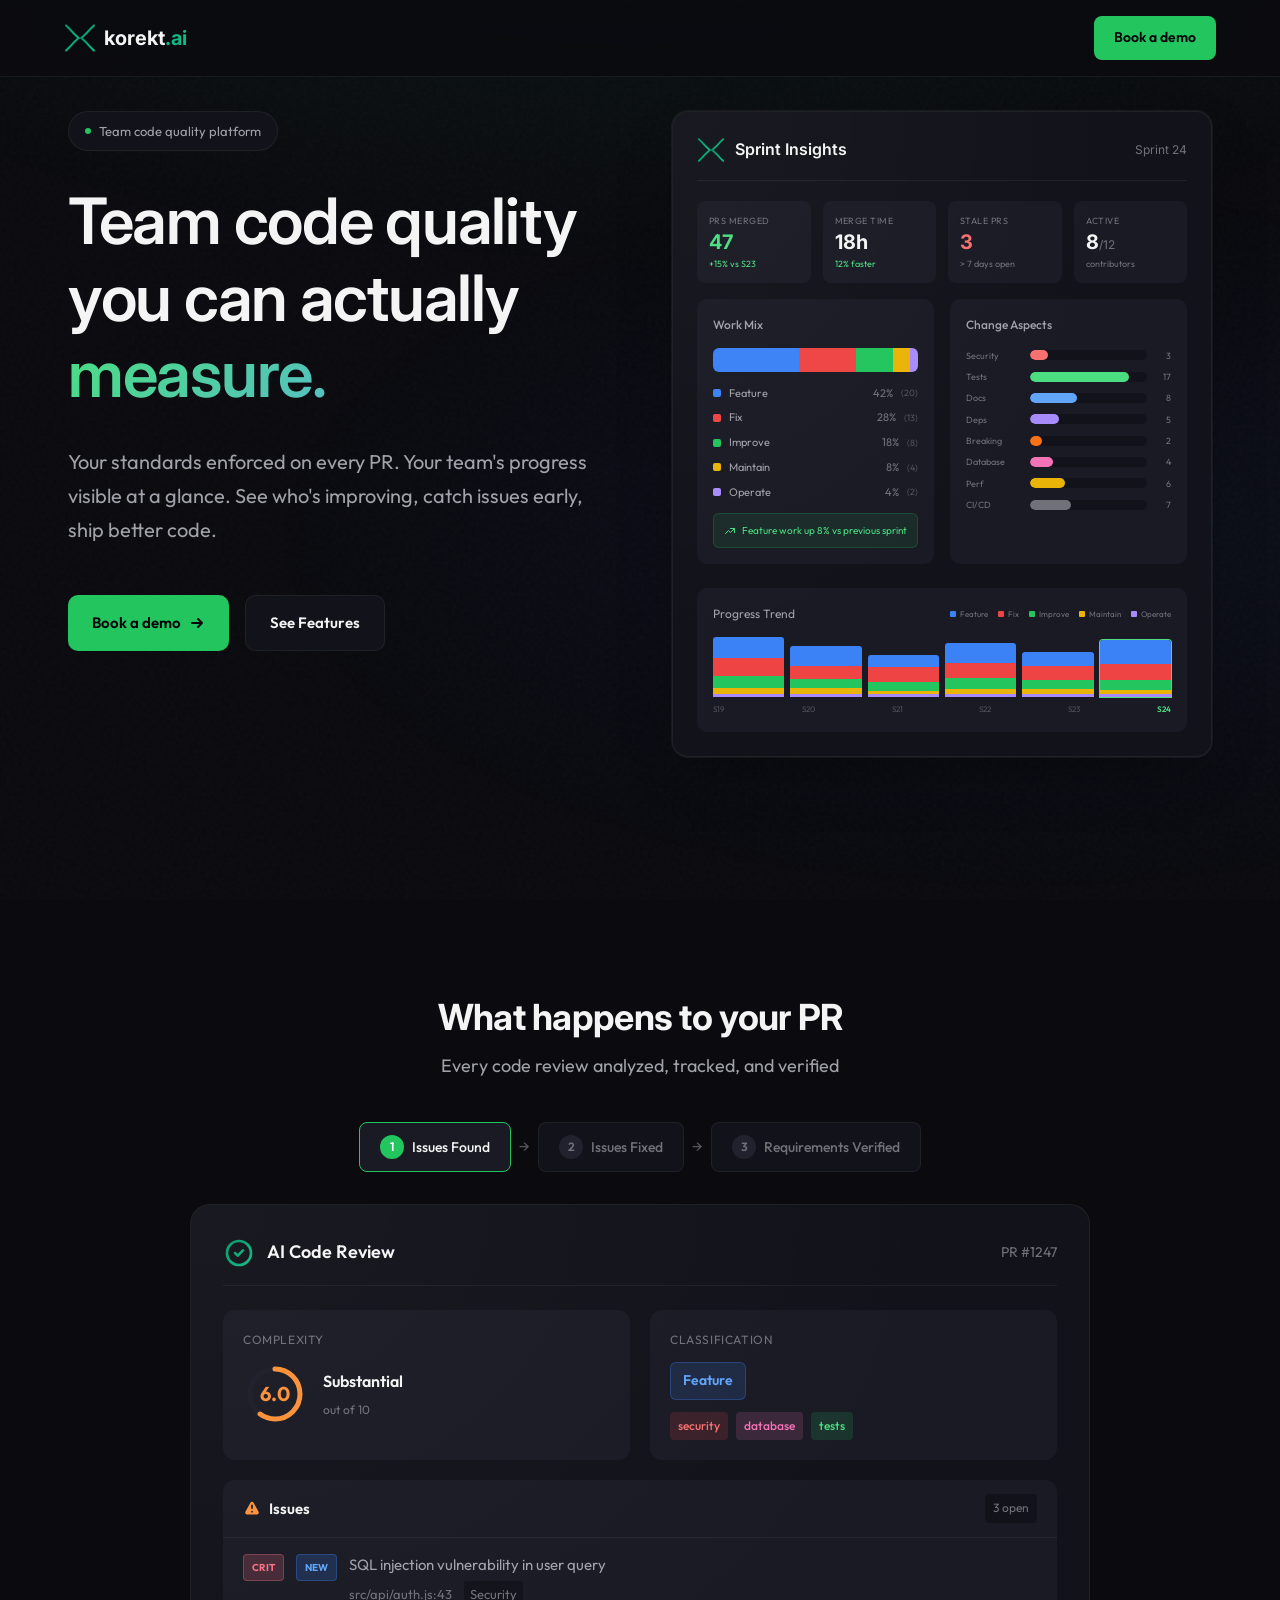
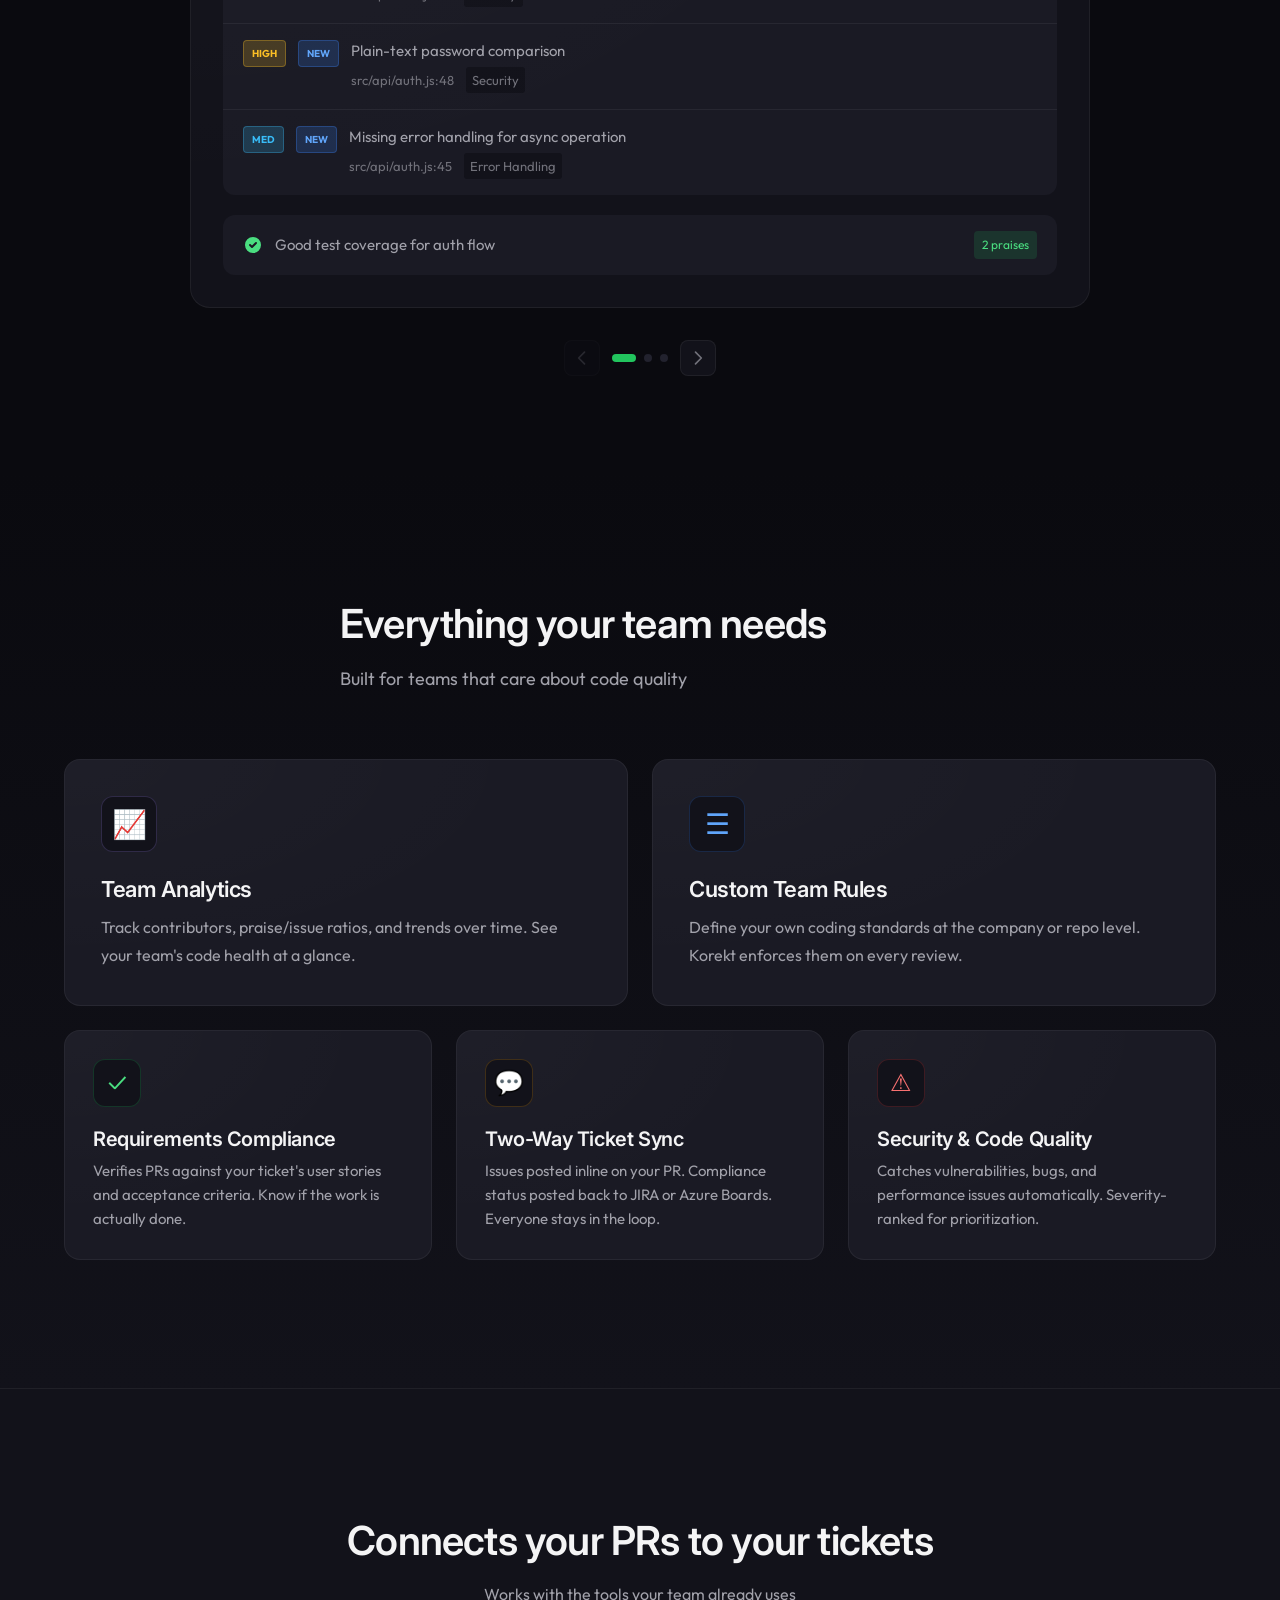
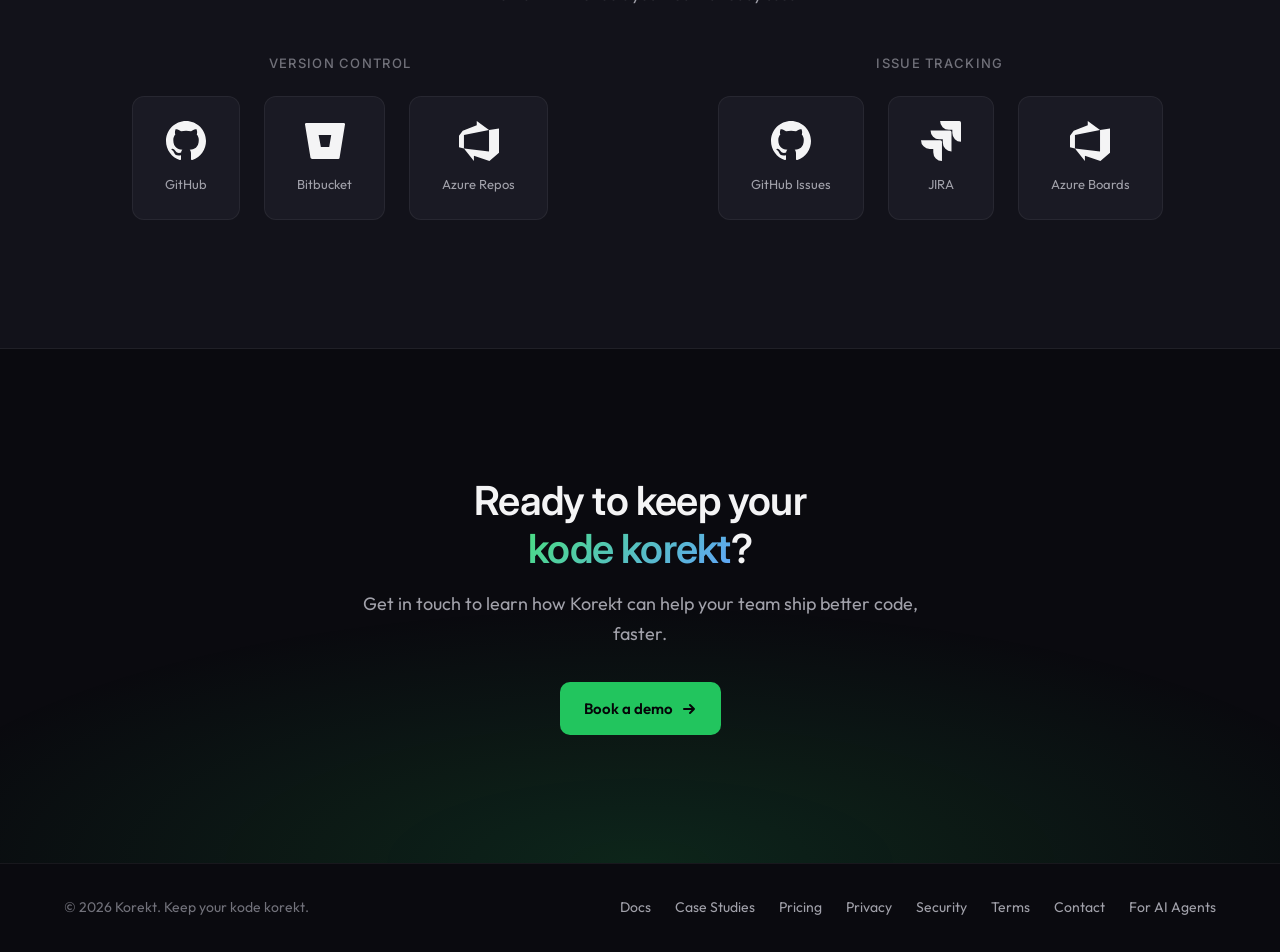
<file: index.html>
<!DOCTYPE html>
<html lang="en">
<head>
  <meta charset="UTF-8">
  <meta name="viewport" content="width=device-width, initial-scale=1.0">
  <title>Korekt - AI Code Review That Verifies Requirements</title>
  <meta name="description" content="Every PR. Every ticket. Automatically verified. AI-powered code reviews that ensure your code matches your requirements.">

  <!-- Canonical & LLM -->
  <link rel="canonical" href="https://korekt.ai/">
  <link rel="alternate" type="text/plain" href="https://korekt.ai/llms.txt" title="LLM-friendly content">

  <!-- Open Graph -->
  <meta property="og:type" content="website">
  <meta property="og:url" content="https://korekt.ai/">
  <meta property="og:title" content="Korekt - AI Code Review That Verifies Requirements">
  <meta property="og:description" content="Every PR. Every ticket. Automatically verified. AI-powered code reviews that ensure your code matches your requirements.">
  <meta property="og:image" content="https://korekt.ai/og-image.png">
  <meta property="og:site_name" content="Korekt AI">

  <!-- Twitter Card -->
  <meta name="twitter:card" content="summary">
  <meta name="twitter:title" content="Korekt - AI Code Review That Verifies Requirements">
  <meta name="twitter:description" content="Every PR. Every ticket. Automatically verified. AI-powered code reviews that ensure your code matches your requirements.">
  <meta name="twitter:image" content="https://korekt.ai/og-image.png">

  <!-- Structured Data -->
  <script type="application/ld+json">
  {
    "@context": "https://schema.org",
    "@type": "Organization",
    "name": "Korekt AI",
    "url": "https://korekt.ai",
    "logo": "https://korekt.ai/apple-touch-icon.png",
    "description": "AI-powered code review platform that checks whether pull requests deliver what the ticket asked for.",
    "contactPoint": {
      "@type": "ContactPoint",
      "email": "support@korekt.ai",
      "contactType": "customer support"
    },
    "sameAs": [
      "https://github.com/marketplace/korekt-ai"
    ]
  }
  </script>
  <script type="application/ld+json">
  {
    "@context": "https://schema.org",
    "@type": "SoftwareApplication",
    "name": "Korekt AI",
    "url": "https://korekt.ai",
    "applicationCategory": "DeveloperApplication",
    "operatingSystem": "Web",
    "description": "Automated code review that checks whether pull requests deliver what the ticket asked for. Ticket compliance verification, inline PR comments with suggested fixes, severity ratings, and commit statuses for merge gating.",
    "featureList": "Ticket compliance verification, Inline PR comments, Severity ratings, Commit status for merge gating, Issue tracking across iterations, Custom review rules, GitHub integration, Bitbucket integration, Azure DevOps integration, Jira integration, CLI tool",
    "offers": [
      {
        "@type": "Offer",
        "name": "Free Trial",
        "price": "0",
        "priceCurrency": "USD",
        "description": "Free trial with $5 AI credits. No credit card required."
      },
      {
        "@type": "Offer",
        "name": "Cloud",
        "price": "24",
        "priceCurrency": "USD",
        "billingIncrement": "P1M",
        "description": "$24 per developer per month. Unlimited repositories and PR reviews."
      }
    ]
  }
  </script>

  <!-- Favicon -->
  <link rel="icon" type="image/svg+xml" href="favicon.svg">
  <link rel="apple-touch-icon" href="apple-touch-icon.png">

  <!-- Fonts -->
  <link rel="preconnect" href="https://fonts.googleapis.com">
  <link rel="preconnect" href="https://fonts.gstatic.com" crossorigin>
  <link href="https://fonts.googleapis.com/css2?family=Inter:wght@400;500;600;700&family=Outfit:wght@300;400;500;600;700&display=swap" rel="stylesheet">

  <!-- Shared Styles -->
  <link rel="stylesheet" href="styles.css">

  <style>
    /* ============================================
       PAGE-SPECIFIC OVERRIDES
       ============================================ */
    body {
      overflow-x: hidden;
    }

    /* Noise overlay (index-specific) */
    body::after {
      content: '';
      position: fixed;
      inset: 0;
      background-image: url("data:image/svg+xml,%3Csvg viewBox='0 0 256 256' xmlns='http://www.w3.org/2000/svg'%3E%3Cfilter id='noise'%3E%3CfeTurbulence type='fractalNoise' baseFrequency='0.9' numOctaves='4' stitchTiles='stitch'/%3E%3C/filter%3E%3Crect width='100%25' height='100%25' filter='url(%23noise)'/%3E%3C/svg%3E");
      opacity: 0.03;
      pointer-events: none;
      z-index: -1;
    }

    a {
      color: inherit;
      text-decoration: none;
    }

    .mono {
      font-family: var(--font-display);
    }

    /* ============================================
       HERO SECTION
       ============================================ */
    .hero {
      min-height: 100vh;
      display: flex;
      align-items: center;
      padding-top: 6rem;
      position: relative;
    }

    .hero-content {
      display: grid;
      grid-template-columns: 1fr 1fr;
      gap: 4rem;
      align-items: start;
    }

    .hero-text {
      max-width: 540px;
    }

    .hero-badge {
      display: inline-flex;
      align-items: center;
      gap: 0.5rem;
      padding: 0.5rem 1rem;
      background: var(--bg-surface);
      border: 1px solid var(--border);
      border-radius: 100px;
      font-size: 0.8125rem;
      color: var(--text-secondary);
      margin-bottom: 2rem;
    }

    .hero-badge-dot {
      width: 6px;
      height: 6px;
      background: var(--green-500);
      border-radius: 50%;
      animation: pulse 2s ease-in-out infinite;
    }

    @keyframes pulse {
      0%, 100% { opacity: 1; transform: scale(1); }
      50% { opacity: 0.5; transform: scale(1.2); }
    }

    .hero h1 {
      margin-bottom: 2rem;
    }

    .hero h1 span {
      display: block;
    }

    .hero-subtitle {
      font-size: 1.25rem;
      color: var(--text-secondary);
      margin-bottom: 3rem;
      line-height: 1.7;
    }

    .hero-ctas {
      display: flex;
      gap: 1rem;
      flex-wrap: wrap;
    }

    /* Hero Visual */
    .hero-visual {
      position: relative;
    }

    /* Split Hero Visual */
    .hero-visual-split {
      display: grid;
      grid-template-columns: 1fr 1fr;
      gap: 1.5rem;
    }

    .hero-panel {
      background: var(--bg-surface);
      border: 1px solid var(--border);
      border-radius: 16px;
      padding: 1.25rem;
      position: relative;
      overflow: hidden;
    }

    .hero-panel::before {
      content: '';
      position: absolute;
      inset: 0;
      background: radial-gradient(ellipse at top left, rgba(255,255,255,0.02), transparent 60%);
      pointer-events: none;
    }

    .panel-label {
      position: absolute;
      top: 0.75rem;
      right: 0.75rem;
      font-family: var(--font-display);
      font-size: 0.625rem;
      text-transform: uppercase;
      letter-spacing: 0.1em;
      color: var(--text-muted);
      background: var(--bg-elevated);
      padding: 0.25rem 0.5rem;
      border-radius: 4px;
    }

    .hero-panel-enforce .panel-label {
      color: var(--amber-400);
    }

    .hero-panel-visibility .panel-label {
      color: var(--green-400);
    }

    /* Mini PR Mockup */
    .pr-mockup-mini {
      background: var(--bg-elevated);
      border-radius: 10px;
      overflow: hidden;
    }

    .pr-mockup-mini .pr-header {
      padding: 0.625rem 0.875rem;
      background: var(--bg-hover);
      border-bottom: 1px solid var(--border);
    }

    .pr-body-mini {
      padding: 0.75rem;
      display: flex;
      flex-direction: column;
      gap: 0.625rem;
    }

    .pr-comment {
      display: flex;
      gap: 0.625rem;
      align-items: flex-start;
    }

    .comment-avatar {
      width: 24px;
      height: 24px;
      background: linear-gradient(135deg, var(--green-500), var(--green-600));
      border-radius: 6px;
      display: flex;
      align-items: center;
      justify-content: center;
      font-family: var(--font-display);
      font-size: 0.5rem;
      font-weight: 700;
      color: var(--bg-deep);
      flex-shrink: 0;
      letter-spacing: -0.02em;
    }

    .comment-content {
      display: flex;
      flex-direction: column;
      gap: 0.25rem;
    }

    .comment-badge {
      font-family: var(--font-display);
      font-size: 0.625rem;
      font-weight: 600;
      padding: 0.125rem 0.375rem;
      border-radius: 4px;
      display: inline-flex;
      align-items: center;
      width: fit-content;
    }

    .comment-badge.badge-success {
      background: rgba(34, 197, 94, 0.15);
      color: var(--green-400);
    }

    .comment-badge.badge-warning {
      background: rgba(245, 158, 11, 0.15);
      color: var(--amber-400);
    }

    .comment-text {
      font-size: 0.75rem;
      color: var(--text-secondary);
    }

    /* Dashboard Preview */
    .dash-preview {
      background: var(--bg-elevated);
      border-radius: 10px;
      padding: 0.875rem;
    }

    .dash-preview-header {
      display: flex;
      justify-content: space-between;
      align-items: center;
      margin-bottom: 0.75rem;
      font-family: var(--font-display);
      font-size: 0.75rem;
    }

    .dash-preview-period {
      color: var(--text-muted);
      font-size: 0.625rem;
    }

    .dash-preview-stats {
      display: flex;
      gap: 1.5rem;
      margin-bottom: 0.75rem;
    }

    .dash-stat {
      display: flex;
      flex-direction: column;
    }

    .dash-stat-value {
      font-family: var(--font-display);
      font-size: 1.5rem;
      font-weight: 700;
      line-height: 1;
    }

    .dash-stat-label {
      font-size: 0.625rem;
      color: var(--text-muted);
      margin-top: 0.25rem;
    }

    .dash-preview-chart {
      height: 40px;
      margin-bottom: 0.75rem;
      opacity: 0.8;
    }

    .dash-preview-chart svg {
      width: 100%;
      height: 100%;
    }

    .dash-preview-contributors {
      display: flex;
      flex-direction: column;
      gap: 0.375rem;
    }

    .contributor-mini {
      display: flex;
      align-items: center;
      gap: 0.5rem;
      font-size: 0.6875rem;
      color: var(--text-secondary);
      font-family: var(--font-display);
    }

    .contributor-dot {
      width: 6px;
      height: 6px;
      border-radius: 50%;
    }

    .contributor-score {
      margin-left: auto;
      color: var(--green-400);
      font-weight: 600;
    }

    /* Dashboard-Focused Hero Visual */
    .hero-visual-dashboard {
      width: 100%;
    }

    .hero-dashboard {
      background: var(--bg-surface);
      border: 1px solid var(--border);
      border-radius: 16px;
      padding: 1.5rem;
      box-shadow:
        0 0 0 1px rgba(255,255,255,0.05),
        0 20px 50px -20px rgba(0,0,0,0.5);
      position: relative;
      overflow: hidden;
    }

    .hero-dashboard::before {
      content: '';
      position: absolute;
      inset: 0;
      background: radial-gradient(ellipse at top left, rgba(255,255,255,0.03), transparent 60%);
      pointer-events: none;
    }

    .hero-dash-header {
      display: flex;
      justify-content: space-between;
      align-items: center;
      margin-bottom: 1.25rem;
      padding-bottom: 1rem;
      border-bottom: 1px solid var(--border);
      position: relative;
    }

    .hero-dash-title {
      display: flex;
      align-items: center;
      gap: 0.625rem;
      font-family: var(--font-display);
      font-size: 1rem;
      font-weight: 600;
    }

    .hero-dash-icon {
      width: 28px;
      height: 28px;
      display: flex;
      align-items: center;
      justify-content: center;
    }

    .hero-dash-icon svg {
      width: 100%;
      height: 100%;
    }

    .hero-dash-period {
      font-size: 0.75rem;
      color: var(--text-muted);
      font-family: var(--font-display);
    }

    /* Summary cards row */
    .hero-summary-row {
      display: grid;
      grid-template-columns: repeat(4, 1fr);
      gap: 0.75rem;
      margin-bottom: 1rem;
    }

    .hero-summary-card {
      background: var(--bg-elevated);
      border-radius: 8px;
      padding: 0.75rem;
    }

    .hero-summary-label {
      font-size: 0.5625rem;
      color: var(--text-muted);
      text-transform: uppercase;
      letter-spacing: 0.05em;
      margin-bottom: 0.25rem;
    }

    .hero-summary-value {
      font-family: var(--font-display);
      font-size: 1.25rem;
      font-weight: 700;
      line-height: 1;
    }

    .hero-summary-trend {
      font-size: 0.5625rem;
      margin-top: 0.25rem;
    }

    .hero-summary-trend.positive { color: var(--green-400); }
    .hero-summary-trend.negative { color: var(--red-400); }

    /* Two column content grid */
    .hero-content-grid {
      display: grid;
      grid-template-columns: 1fr 1fr;
      gap: 1rem;
    }

    /* Work Mix section */
    .hero-work-mix {
      background: var(--bg-elevated);
      border-radius: 10px;
      padding: 1rem;
    }

    .hero-section-header {
      display: flex;
      justify-content: space-between;
      align-items: center;
      margin-bottom: 0.75rem;
    }

    .hero-section-title {
      font-size: 0.75rem;
      color: var(--text-secondary);
      font-weight: 500;
    }

    /* Stacked bar */
    .hero-stacked-bar {
      display: flex;
      height: 24px;
      border-radius: 6px;
      overflow: hidden;
      margin-bottom: 0.75rem;
    }

    .hero-stacked-bar > span {
      height: 100%;
    }

    /* Intent legend */
    .hero-intent-legend {
      display: flex;
      flex-direction: column;
      gap: 0.375rem;
    }

    .hero-intent-item {
      display: flex;
      align-items: center;
      gap: 0.5rem;
      font-size: 0.6875rem;
    }

    .hero-intent-dot {
      width: 8px;
      height: 8px;
      border-radius: 2px;
      flex-shrink: 0;
    }

    .hero-intent-label {
      color: var(--text-secondary);
      flex: 1;
    }

    .hero-intent-pct {
      color: var(--text-muted);
    }

    .hero-intent-count {
      color: var(--text-dim);
      font-size: 0.5625rem;
    }

    /* Callout */
    .hero-callout {
      margin-top: 0.75rem;
      padding: 0.5rem 0.625rem;
      background: rgba(34, 197, 94, 0.1);
      border: 1px solid rgba(34, 197, 94, 0.2);
      border-radius: 6px;
      display: flex;
      align-items: center;
      gap: 0.375rem;
      font-size: 0.625rem;
      color: var(--green-400);
    }

    .hero-callout svg {
      width: 12px;
      height: 12px;
      flex-shrink: 0;
    }

    /* Change Aspects */
    .hero-aspects {
      background: var(--bg-elevated);
      border-radius: 10px;
      padding: 1rem;
    }

    .hero-aspect-bars {
      display: flex;
      flex-direction: column;
      gap: 0.375rem;
    }

    .hero-aspect-row {
      display: flex;
      align-items: center;
      gap: 0.5rem;
    }

    .hero-aspect-label {
      width: 56px;
      font-size: 0.5625rem;
      color: var(--text-muted);
    }

    .hero-aspect-bar-wrap {
      flex: 1;
      height: 10px;
      background: var(--bg-surface);
      border-radius: 5px;
      overflow: hidden;
    }

    .hero-aspect-bar {
      height: 100%;
      border-radius: 5px;
    }

    .hero-aspect-count {
      width: 16px;
      font-size: 0.5625rem;
      color: var(--text-muted);
      text-align: right;
    }

    /* Progress trend */
    .hero-progress-section {
      grid-column: span 2;
      background: var(--bg-elevated);
      border-radius: 10px;
      padding: 1rem;
      margin-top: 0.5rem;
    }

    .hero-progress-header {
      display: flex;
      justify-content: space-between;
      align-items: center;
      margin-bottom: 0.75rem;
    }

    .hero-progress-title {
      font-size: 0.75rem;
      color: var(--text-secondary);
    }

    .hero-progress-legend {
      display: flex;
      gap: 0.625rem;
      font-size: 0.5rem;
      color: var(--text-muted);
    }

    .hero-progress-legend span {
      display: flex;
      align-items: center;
      gap: 0.25rem;
    }

    .hero-progress-legend i {
      width: 6px;
      height: 6px;
      border-radius: 1px;
    }

    .hero-progress-chart {
      display: flex;
      align-items: flex-end;
      gap: 0.375rem;
      height: 60px;
    }

    .hero-progress-bar {
      flex: 1;
      display: flex;
      flex-direction: column;
      border-radius: 3px 3px 0 0;
      overflow: hidden;
    }

    .hero-progress-bar > span {
      width: 100%;
    }

    .hero-progress-bar.current {
      box-shadow: 0 0 0 1px var(--green-400);
    }

    .hero-progress-labels {
      display: flex;
      justify-content: space-between;
      margin-top: 0.375rem;
      font-size: 0.5rem;
      color: var(--text-dim);
    }

    .hero-progress-labels span.current {
      color: var(--green-400);
      font-weight: 600;
    }

    @media (max-width: 600px) {
      .hero-summary-row {
        grid-template-columns: repeat(2, 1fr);
      }
      .hero-content-grid {
        grid-template-columns: 1fr;
      }
      .hero-progress-section {
        grid-column: span 1;
      }
    }

    .pr-mockup {
      background: var(--bg-surface);
      border: 1px solid var(--border);
      border-radius: 16px;
      overflow: hidden;
      box-shadow:
        0 0 0 1px rgba(255,255,255,0.05),
        0 20px 50px -20px rgba(0,0,0,0.5);
    }

    .pr-header {
      display: flex;
      align-items: center;
      gap: 0.75rem;
      padding: 1rem 1.25rem;
      background: var(--bg-elevated);
      border-bottom: 1px solid var(--border);
    }

    .pr-dots {
      display: flex;
      gap: 6px;
    }

    .pr-dot {
      width: 12px;
      height: 12px;
      border-radius: 50%;
      background: var(--bg-hover);
    }

    .pr-dot:nth-child(1) { background: #ff5f57; }
    .pr-dot:nth-child(2) { background: #febc2e; }
    .pr-dot:nth-child(3) { background: #28c840; }

    .pr-title {
      font-family: var(--font-display);
      font-size: 0.8125rem;
      color: var(--text-secondary);
    }

    .pr-body {
      padding: 1.25rem;
    }

    .pr-file {
      margin-bottom: 1rem;
    }

    .pr-filename {
      font-family: var(--font-display);
      font-size: 0.75rem;
      color: var(--text-muted);
      margin-bottom: 0.5rem;
      display: flex;
      align-items: center;
      gap: 0.5rem;
    }

    .code-block {
      background: var(--bg-deep);
      border-radius: 8px;
      padding: 1rem;
      font-family: var(--font-display);
      font-size: 0.8125rem;
      line-height: 1.8;
      overflow-x: auto;
    }

    .code-line {
      display: flex;
      gap: 1rem;
    }

    .line-num {
      color: var(--text-dim);
      user-select: none;
      min-width: 1.5rem;
      text-align: right;
    }

    .line-add {
      background: rgba(34, 197, 94, 0.1);
      margin: 0 -1rem;
      padding: 0 1rem;
    }

    .line-add .line-content::before {
      content: '+';
      color: var(--green-500);
      margin-right: 0.5rem;
    }

    /* Korekt Analysis Overlay */
    .analysis-badges {
      position: absolute;
      right: -20px;
      top: 50%;
      transform: translateY(-50%);
      display: flex;
      flex-direction: column;
      gap: 0.75rem;
    }

    .analysis-badge {
      display: flex;
      align-items: center;
      gap: 0.5rem;
      padding: 0.5rem 0.875rem;
      background: var(--bg-surface);
      border: 1px solid var(--border);
      border-radius: 8px;
      font-family: var(--font-display);
      font-size: 0.75rem;
      white-space: nowrap;
      opacity: 0;
      transform: translateX(20px);
      animation: slideIn 0.5s var(--ease-out-expo) forwards;
      box-shadow: 0 4px 20px rgba(0,0,0,0.3);
    }

    .analysis-badge:nth-child(1) { animation-delay: 0.5s; }
    .analysis-badge:nth-child(2) { animation-delay: 0.8s; }
    .analysis-badge:nth-child(3) { animation-delay: 1.1s; }

    @keyframes slideIn {
      to {
        opacity: 1;
        transform: translateX(0);
      }
    }

    .badge-icon {
      width: 18px;
      height: 18px;
      border-radius: 4px;
      display: flex;
      align-items: center;
      justify-content: center;
      font-size: 0.625rem;
    }

    .badge-success { border-color: var(--green-500); }
    .badge-success .badge-icon { background: var(--green-500); color: var(--bg-deep); }

    .badge-warning { border-color: var(--amber-500); }
    .badge-warning .badge-icon { background: var(--amber-500); color: var(--bg-deep); }

    .badge-info { border-color: var(--blue-500); }
    .badge-info .badge-icon { background: var(--blue-500); color: white; }

    /* Ticket Connection */
    .ticket-preview {
      position: absolute;
      left: -30px;
      top: 20px;
      background: var(--bg-surface);
      border: 1px solid var(--border);
      border-radius: 10px;
      padding: 0.875rem 1rem;
      font-size: 0.75rem;
      box-shadow: 0 4px 20px rgba(0,0,0,0.3);
      opacity: 0;
      transform: translateX(-20px) rotate(-2deg);
      animation: ticketIn 0.6s var(--ease-out-expo) 0.3s forwards;
    }

    @keyframes ticketIn {
      to {
        opacity: 1;
        transform: translateX(0) rotate(-2deg);
      }
    }

    .ticket-label {
      color: var(--text-muted);
      font-family: var(--font-display);
      margin-bottom: 0.25rem;
    }

    .ticket-id {
      color: var(--blue-400);
      font-family: var(--font-display);
      font-weight: 600;
    }

    .connection-line {
      position: absolute;
      left: 60px;
      top: 60px;
      width: 60px;
      height: 2px;
      background: linear-gradient(90deg, var(--blue-500), transparent);
      opacity: 0;
      animation: lineIn 0.4s ease 0.6s forwards;
    }

    @keyframes lineIn {
      to { opacity: 0.5; }
    }

    /* ============================================
       PROBLEM/SOLUTION SECTION
       ============================================ */
    .problem-section {
      background: var(--bg-surface);
      border-top: 1px solid var(--border);
      border-bottom: 1px solid var(--border);
    }

    .problem-grid {
      display: grid;
      grid-template-columns: 1fr 1fr;
      gap: 4rem;
      align-items: center;
    }

    .pain-points {
      display: flex;
      flex-direction: column;
      gap: 1.5rem;
    }

    .pain-point {
      display: flex;
      gap: 1rem;
      align-items: flex-start;
    }

    .pain-icon {
      width: 40px;
      height: 40px;
      background: rgba(239, 68, 68, 0.1);
      border: 1px solid rgba(239, 68, 68, 0.2);
      border-radius: 10px;
      display: flex;
      align-items: center;
      justify-content: center;
      color: var(--red-400);
      font-size: 1.25rem;
      flex-shrink: 0;
    }

    .pain-text h4 {
      font-family: var(--font-body);
      font-weight: 600;
      margin-bottom: 0.25rem;
    }

    .pain-text p {
      color: var(--text-secondary);
      font-size: 0.9375rem;
    }

    .solution-box {
      background: var(--bg-elevated);
      border: 1px solid var(--green-500);
      border-radius: 16px;
      padding: 2rem;
      position: relative;
      overflow: hidden;
    }

    .solution-box::before {
      content: '';
      position: absolute;
      inset: 0;
      background: radial-gradient(ellipse at top right, var(--green-glow), transparent 60%);
    }

    .solution-box > * {
      position: relative;
    }

    .solution-label {
      display: inline-flex;
      align-items: center;
      gap: 0.5rem;
      color: var(--green-400);
      font-family: var(--font-display);
      font-size: 0.8125rem;
      font-weight: 600;
      margin-bottom: 1rem;
      text-transform: uppercase;
      letter-spacing: 0.05em;
    }

    .solution-box h3 {
      font-size: 1.5rem;
      margin-bottom: 1rem;
    }

    .solution-box p {
      color: var(--text-secondary);
      line-height: 1.7;
    }

    /* ============================================
       HOW IT WORKS SECTION
       ============================================ */
    .how-section .container {
      text-align: center;
    }

    .section-header {
      max-width: 600px;
      margin: 0 auto 4rem;
    }

    .section-header p {
      color: var(--text-secondary);
      font-size: 1.125rem;
    }

    .steps {
      display: grid;
      grid-template-columns: repeat(3, 1fr);
      gap: 2rem;
      position: relative;
    }

    .steps::before {
      content: '';
      position: absolute;
      top: 40px;
      left: 20%;
      right: 20%;
      height: 2px;
      background: linear-gradient(90deg, var(--border), var(--green-500), var(--border));
    }

    .step {
      text-align: center;
      position: relative;
    }

    .step-num {
      width: 80px;
      height: 80px;
      margin: 0 auto 1.5rem;
      background: var(--bg-surface);
      border: 2px solid var(--border);
      border-radius: 20px;
      display: flex;
      align-items: center;
      justify-content: center;
      font-family: var(--font-display);
      font-size: 1.5rem;
      font-weight: 700;
      color: var(--green-500);
      position: relative;
      z-index: 1;
      transition: all 0.3s var(--ease-out-expo);
    }

    .step:hover .step-num {
      border-color: var(--green-500);
      transform: translateY(-4px);
      box-shadow: 0 8px 30px var(--green-glow);
    }

    .step h3 {
      margin-bottom: 0.5rem;
    }

    .step p {
      color: var(--text-secondary);
      font-size: 0.9375rem;
    }

    /* ============================================
       FEATURES SECTION
       ============================================ */
    .features-section {
      background: linear-gradient(180deg, var(--bg-base), var(--bg-surface));
    }

    .features-grid {
      display: grid;
      grid-template-columns: repeat(3, 1fr);
      gap: 1.5rem;
    }

    /* 5-card layout: 2 featured on top, 3 regular below */
    .features-grid-5 {
      display: grid;
      grid-template-columns: repeat(6, 1fr);
      gap: 1.5rem;
    }

    /* Top 2 featured cards - larger */
    .features-grid-5 .feature-card:nth-child(1),
    .features-grid-5 .feature-card:nth-child(2) {
      grid-column: span 3;
      padding: 2.25rem;
    }

    .features-grid-5 .feature-card:nth-child(1) .feature-icon,
    .features-grid-5 .feature-card:nth-child(2) .feature-icon {
      width: 56px;
      height: 56px;
      font-size: 1.75rem;
      margin-bottom: 1.5rem;
    }

    .features-grid-5 .feature-card:nth-child(1) h3,
    .features-grid-5 .feature-card:nth-child(2) h3 {
      font-size: 1.375rem;
      margin-bottom: 0.75rem;
    }

    .features-grid-5 .feature-card:nth-child(1) p,
    .features-grid-5 .feature-card:nth-child(2) p {
      font-size: 1rem;
      line-height: 1.7;
    }

    /* Bottom 3 cards - regular */
    .features-grid-5 .feature-card:nth-child(3),
    .features-grid-5 .feature-card:nth-child(4),
    .features-grid-5 .feature-card:nth-child(5) {
      grid-column: span 2;
    }

    .feature-card {
      background: var(--bg-elevated);
      border: 1px solid var(--border);
      border-radius: 16px;
      padding: 1.75rem;
      transition: all 0.3s var(--ease-out-expo);
      position: relative;
      overflow: hidden;
    }

    .feature-card::before {
      content: '';
      position: absolute;
      inset: 0;
      background: radial-gradient(ellipse at top left, rgba(255,255,255,0.02), transparent 60%);
    }

    .feature-card:hover {
      border-color: var(--border-hover);
      transform: translateY(-4px);
      box-shadow: 0 20px 40px -20px rgba(0,0,0,0.4);
    }

    .feature-card > * {
      position: relative;
    }

    .feature-icon {
      width: 48px;
      height: 48px;
      background: var(--bg-surface);
      border: 1px solid var(--border);
      border-radius: 12px;
      display: flex;
      align-items: center;
      justify-content: center;
      font-size: 1.5rem;
      margin-bottom: 1.25rem;
    }

    .feature-card h3 {
      margin-bottom: 0.5rem;
    }

    .feature-card p {
      color: var(--text-secondary);
      font-size: 0.9375rem;
      line-height: 1.6;
    }

    /* Feature-specific colors */
    .feature-requirements .feature-icon { color: var(--green-400); border-color: rgba(34, 197, 94, 0.2); }
    .feature-rules .feature-icon { color: var(--blue-400); border-color: rgba(59, 130, 246, 0.2); }
    .feature-security .feature-icon { color: var(--red-400); border-color: rgba(239, 68, 68, 0.2); }
    .feature-comments .feature-icon { color: var(--amber-400); border-color: rgba(245, 158, 11, 0.2); }
    .feature-analytics .feature-icon { color: #a78bfa; border-color: rgba(167, 139, 250, 0.2); }
    .feature-budget .feature-icon { color: #2dd4bf; border-color: rgba(45, 212, 191, 0.2); }

    /* ============================================
       DASHBOARD SHOWCASE SECTION
       ============================================ */
    .dashboard-section {
      overflow: hidden;
    }

    .dashboard-content {
      display: grid;
      grid-template-columns: 1fr 1.2fr;
      gap: 4rem;
      align-items: center;
    }

    .dashboard-text h2 {
      margin-bottom: 1.5rem;
    }

    .metric-list {
      display: flex;
      flex-direction: column;
      gap: 1rem;
      margin-top: 2rem;
    }

    .metric-item {
      display: flex;
      align-items: center;
      gap: 0.75rem;
      font-size: 0.9375rem;
    }

    .metric-icon {
      width: 32px;
      height: 32px;
      background: var(--bg-surface);
      border-radius: 8px;
      display: flex;
      align-items: center;
      justify-content: center;
      color: var(--green-400);
    }

    /* Dashboard Mockup */
    .dashboard-mockup {
      background: var(--bg-surface);
      border: 1px solid var(--border);
      border-radius: 16px;
      padding: 1.5rem;
      display: grid;
      grid-template-columns: 1fr 1fr;
      gap: 1rem;
    }

    .dash-card {
      background: var(--bg-elevated);
      border: 1px solid var(--border);
      border-radius: 12px;
      padding: 1.25rem;
    }

    .dash-card-header {
      display: flex;
      justify-content: space-between;
      align-items: center;
      margin-bottom: 1rem;
    }

    .dash-card-title {
      font-size: 0.75rem;
      color: var(--text-muted);
      text-transform: uppercase;
      letter-spacing: 0.05em;
    }

    .dash-card-value {
      font-family: var(--font-display);
      font-size: 2rem;
      font-weight: 700;
    }

    .dash-card-change {
      font-size: 0.75rem;
      color: var(--green-400);
    }

    .dash-card-change.negative {
      color: var(--red-400);
    }

    /* Contributors mini-list */
    .contributors-list {
      display: flex;
      flex-direction: column;
      gap: 0.5rem;
    }

    .contributor-row {
      display: flex;
      align-items: center;
      justify-content: space-between;
      padding: 0.5rem;
      background: var(--bg-surface);
      border-radius: 6px;
      font-size: 0.8125rem;
    }

    .contributor-name {
      font-family: var(--font-display);
    }

    .contributor-ratio {
      color: var(--green-400);
    }

    /* Mini chart */
    .mini-chart {
      height: 60px;
      display: flex;
      align-items: flex-end;
      gap: 4px;
      padding-top: 1rem;
    }

    .chart-bar {
      flex: 1;
      background: var(--green-500);
      border-radius: 2px 2px 0 0;
      opacity: 0.6;
      transition: opacity 0.2s;
    }

    .chart-bar:hover {
      opacity: 1;
    }

    /* Budget gauge */
    .budget-gauge {
      margin-top: 0.5rem;
    }

    .gauge-bar {
      height: 8px;
      background: var(--bg-surface);
      border-radius: 4px;
      overflow: hidden;
    }

    .gauge-fill {
      height: 100%;
      background: linear-gradient(90deg, var(--green-500), var(--amber-500));
      border-radius: 4px;
      width: 67%;
    }

    .gauge-labels {
      display: flex;
      justify-content: space-between;
      margin-top: 0.5rem;
      font-size: 0.75rem;
      color: var(--text-muted);
    }

    /* New Dashboard Styles */
    .dash-card-wide {
      grid-column: span 1;
    }

    .dash-card-full {
      grid-column: span 2;
    }

    .dash-card-legend {
      font-size: 0.6875rem;
      color: var(--text-muted);
    }

    .line-chart {
      height: 60px;
      margin-top: 0.75rem;
    }

    .line-chart svg {
      width: 100%;
      height: 100%;
    }

    /* Severity Legend */
    .severity-legend {
      display: flex;
      gap: 0.75rem;
      font-size: 0.625rem;
      color: var(--text-muted);
    }

    .severity-legend span {
      display: flex;
      align-items: center;
      gap: 0.25rem;
    }

    .severity-legend i {
      width: 8px;
      height: 8px;
      border-radius: 2px;
      display: inline-block;
    }

    /* Stacked Bars */
    .stacked-bars {
      display: flex;
      gap: 6px;
      height: 70px;
      margin-top: 0.75rem;
      align-items: flex-end;
    }

    .stacked-bar {
      flex: 1;
      display: flex;
      flex-direction: column;
      height: 100%;
      border-radius: 2px 2px 0 0;
      overflow: hidden;
    }

    .stacked-bar > div {
      width: 100%;
      transition: opacity 0.2s;
    }

    .seg-critical { background: var(--red-400); }
    .seg-high { background: #fb923c; }
    .seg-medium { background: var(--amber-400); }
    .seg-low { background: var(--blue-400); }

    .stacked-bar:hover > div {
      opacity: 0.8;
    }

    /* Trends Table */
    .trends-table {
      font-size: 0.75rem;
    }

    .trends-header,
    .trends-row {
      display: grid;
      grid-template-columns: 1.5fr 1fr 1fr 1fr 1fr;
      gap: 0.5rem;
      padding: 0.5rem 0;
      align-items: center;
    }

    .trends-header {
      color: var(--text-muted);
      text-transform: uppercase;
      font-size: 0.625rem;
      letter-spacing: 0.05em;
      border-bottom: 1px solid var(--border);
    }

    .trends-row {
      border-bottom: 1px solid var(--border);
    }

    .trends-row:last-child {
      border-bottom: none;
    }

    .week-label {
      font-family: var(--font-display);
      color: var(--text-secondary);
    }

    .change-pos {
      color: var(--green-400);
    }

    .change-neg {
      color: var(--red-400);
    }

    /* Contributor Table */
    .contributor-table {
      font-size: 0.75rem;
    }

    .contributor-header,
    .contributor-data-row {
      display: grid;
      grid-template-columns: 2fr 1fr 1fr 1fr 1fr;
      gap: 0.5rem;
      padding: 0.5rem 0;
      align-items: center;
    }

    .contributor-header {
      color: var(--text-muted);
      text-transform: uppercase;
      font-size: 0.625rem;
      letter-spacing: 0.05em;
      border-bottom: 1px solid var(--border);
    }

    .contributor-data-row .contributor-name {
      font-family: var(--font-display);
      color: var(--text-primary);
    }

    .severity-col {
      text-align: center;
    }

    .contributor-ratio {
      color: var(--green-400);
      font-family: var(--font-display);
      font-weight: 600;
    }

    /* ============================================
       INTEGRATIONS SECTION
       ============================================ */
    .integrations-section {
      background: var(--bg-surface);
      border-top: 1px solid var(--border);
      border-bottom: 1px solid var(--border);
    }

    .integrations-content {
      text-align: center;
    }

    .integration-groups {
      display: grid;
      grid-template-columns: 1fr 1fr;
      gap: 3rem;
      margin-top: 3rem;
    }

    .integration-group h3 {
      color: var(--text-muted);
      font-size: 0.8125rem;
      text-transform: uppercase;
      letter-spacing: 0.1em;
      margin-bottom: 1.5rem;
      font-weight: 500;
    }

    .integration-logos {
      display: flex;
      justify-content: center;
      gap: 1.5rem;
      flex-wrap: wrap;
    }

    .integration-logo {
      display: flex;
      flex-direction: column;
      align-items: center;
      gap: 0.75rem;
      padding: 1.5rem 2rem;
      background: var(--bg-elevated);
      border: 1px solid var(--border);
      border-radius: 12px;
      transition: all 0.2s var(--ease-out-expo);
    }

    .integration-logo:hover {
      border-color: var(--border-hover);
      transform: translateY(-2px);
    }

    .integration-logo svg {
      width: 40px;
      height: 40px;
    }

    .integration-logo span {
      font-size: 0.8125rem;
      color: var(--text-secondary);
    }

    /* ============================================
       CTA SECTION
       ============================================ */
    .cta-section {
      text-align: center;
      position: relative;
    }

    .cta-section::before {
      content: '';
      position: absolute;
      inset: 0;
      background: radial-gradient(ellipse 60% 50% at 50% 100%, var(--green-glow), transparent);
    }

    .cta-content {
      position: relative;
      max-width: 600px;
      margin: 0 auto;
    }

    .cta-content h2 {
      margin-bottom: 1rem;
    }

    .cta-content p {
      color: var(--text-secondary);
      font-size: 1.125rem;
      margin-bottom: 2rem;
    }

    /* ============================================
       FOOTER
       ============================================ */
    /* ============================================
       SCROLL ANIMATIONS
       ============================================ */
    .fade-in {
      opacity: 0;
      transform: translateY(30px);
      transition: all 0.8s var(--ease-out-expo);
    }

    .fade-in.visible {
      opacity: 1;
      transform: translateY(0);
    }

    .stagger-1 { transition-delay: 0.1s; }
    .stagger-2 { transition-delay: 0.2s; }
    .stagger-3 { transition-delay: 0.3s; }
    .stagger-4 { transition-delay: 0.4s; }
    .stagger-5 { transition-delay: 0.5s; }
    .stagger-6 { transition-delay: 0.6s; }

    /* ============================================
       RESPONSIVE
       ============================================ */
    @media (max-width: 1024px) {
      .hero-content {
        grid-template-columns: 1fr;
        gap: 3rem;
      }

      .hero-visual {
        order: -1;
      }

      .hero-visual-split {
        grid-template-columns: 1fr;
        gap: 1rem;
      }

      /* Hero dashboard responsive - 1024px */
      .hero-dash-grid {
        grid-template-columns: repeat(3, 1fr);
      }

      .hero-dash-chart {
        grid-column: span 2;
      }

      .hero-dash-contributors {
        grid-column: span 1;
      }

      .problem-grid {
        grid-template-columns: 1fr;
        gap: 2rem;
      }

      .features-grid {
        grid-template-columns: repeat(2, 1fr);
      }

      .features-grid-5 {
        grid-template-columns: repeat(2, 1fr);
        gap: 1rem;
      }

      .features-grid-5 .feature-card {
        grid-column: span 1 !important;
        padding: 1.5rem;
      }

      .features-grid-5 .feature-card .feature-icon {
        width: 44px;
        height: 44px;
        font-size: 1.25rem;
        margin-bottom: 1rem;
      }

      .features-grid-5 .feature-card h3 {
        font-size: 1.125rem;
      }

      .features-grid-5 .feature-card p {
        font-size: 0.875rem;
      }

      /* 5th card spans full width on tablet */
      .features-grid-5 .feature-card:nth-child(5) {
        grid-column: 1 / -1 !important;
      }

      .dashboard-content {
        grid-template-columns: 1fr;
        gap: 2rem;
      }
    }

    @media (max-width: 768px) {
      /* Hero dashboard responsive - 768px */
      .hero-dash-grid {
        grid-template-columns: 1fr 1fr;
      }

      .hero-dash-stat {
        padding: 0.75rem;
      }

      .hero-dash-stat:nth-child(3) {
        grid-column: span 2;
      }

      .hero-dash-stat-value {
        font-size: 1.5rem;
      }

      .hero-dash-chart {
        grid-column: span 2;
      }

      .hero-dash-contributors {
        grid-column: span 2;
      }

      .hero-dash-contrib-row {
        grid-template-columns: 16px 1fr 40px 32px;
      }

      .hero-dash-legend {
        flex-wrap: wrap;
        gap: 0.5rem;
      }

      .steps {
        grid-template-columns: 1fr;
        gap: 2rem;
      }

      .steps::before {
        display: none;
      }

      .features-grid,
      .features-grid-5 {
        grid-template-columns: 1fr;
      }

      .features-grid-5 .feature-card,
      .features-grid-5 .feature-card:nth-child(5) {
        grid-column: span 1 !important;
      }

      .integration-groups {
        grid-template-columns: 1fr;
      }

      .dashboard-mockup {
        grid-template-columns: 1fr;
      }

      .dash-card-wide,
      .dash-card-full {
        grid-column: span 1;
      }

      .severity-legend {
        flex-wrap: wrap;
        gap: 0.5rem;
      }

      .trends-header,
      .trends-row {
        grid-template-columns: 1.2fr 0.8fr 0.8fr 0.8fr 0.8fr;
        font-size: 0.6875rem;
      }

      .contributor-header,
      .contributor-data-row {
        grid-template-columns: 1.5fr 0.8fr 0.8fr 0.8fr 0.8fr;
        font-size: 0.6875rem;
      }

      footer .container {
        flex-direction: column;
        gap: 1rem;
        text-align: center;
      }
    }

    @media (max-width: 480px) {
      /* Hero dashboard responsive - 480px */
      .hero-dashboard {
        padding: 1rem;
      }

      .hero-dash-grid {
        grid-template-columns: 1fr;
      }

      .hero-dash-stat {
        grid-column: span 1;
      }

      .hero-dash-stat:nth-child(3) {
        grid-column: span 1;
      }

      .hero-dash-stat-value {
        font-size: 1.25rem;
      }

      .hero-dash-chart {
        grid-column: span 1;
      }

      .hero-dash-bars {
        height: 60px;
      }

      .hero-dash-contributors {
        grid-column: span 1;
      }

      .hero-ctas {
        flex-direction: column;
      }

      .btn {
        width: 100%;
        justify-content: center;
      }

      .analysis-badges,
      .ticket-preview,
      .connection-line {
        display: none;
      }
    }

    /* ============================================
       PR JOURNEY SECTION (Tabbed)
       ============================================ */
    .pr-journey-section {
      padding: 6rem 0;
    }

    .pr-journey-section .section-header {
      text-align: center;
      margin-bottom: 2.5rem;
    }

    .pr-journey-section .section-header h2 {
      font-size: 2.25rem;
      font-weight: 700;
      margin-bottom: 0.75rem;
    }

    .pr-journey-section .section-header p {
      font-size: 1.125rem;
      color: var(--text-secondary);
    }

    /* Step Tabs */
    .prj-step-tabs {
      display: flex;
      justify-content: center;
      gap: 0.5rem;
      margin-bottom: 2rem;
    }

    .prj-step-tab {
      display: flex;
      align-items: center;
      gap: 0.5rem;
      padding: 0.75rem 1.25rem;
      background: var(--bg-surface);
      border: 1px solid var(--border);
      border-radius: 8px;
      cursor: pointer;
      transition: all 0.2s;
      font-family: inherit;
      font-size: inherit;
      color: inherit;
    }

    .prj-step-tab:hover {
      background: var(--bg-elevated);
    }

    .prj-step-tab.active {
      background: var(--bg-elevated);
      border-color: var(--green-500);
    }

    /* Auto-advance progress indicator */
    .prj-step-tab {
      position: relative;
      overflow: hidden;
    }

    .prj-step-tab::after {
      content: '';
      position: absolute;
      bottom: 0;
      left: 0;
      width: 0;
      height: 2px;
      background: var(--green-500);
    }

    @keyframes prj-progress {
      from { width: 0; }
      to { width: 100%; }
    }

    .auto-advancing .prj-step-tab.active::after {
      animation: prj-progress 2.5s linear forwards;
    }

    .prj-step-number {
      width: 24px;
      height: 24px;
      display: flex;
      align-items: center;
      justify-content: center;
      background: var(--bg-hover);
      border-radius: 50%;
      font-size: 0.75rem;
      font-weight: 600;
      color: var(--text-muted);
    }

    .prj-step-tab.active .prj-step-number {
      background: var(--green-500);
      color: white;
    }

    .prj-step-label {
      font-size: 0.875rem;
      font-weight: 500;
      color: var(--text-muted);
    }

    .prj-step-tab.active .prj-step-label {
      color: var(--text-primary);
    }

    .prj-step-arrow {
      display: flex;
      align-items: center;
      color: var(--text-dim);
      font-size: 1rem;
    }

    /* Panel Container */
    .prj-panel-container {
      position: relative;
      max-width: 900px;
      margin: 0 auto;
      overflow: hidden;
    }

    .prj-panels-wrapper {
      display: flex;
      transition: transform 0.4s ease;
    }

    .prj-panels-wrapper[data-active="1"] { transform: translateX(0); }
    .prj-panels-wrapper[data-active="2"] { transform: translateX(calc(-100% - 2rem)); }
    .prj-panels-wrapper[data-active="3"] { transform: translateX(calc(-200% - 4rem)); }

    /* Main Panel */
    .prj-panel {
      flex: 0 0 100%;
      background: var(--bg-surface);
      border: 1px solid var(--border);
      border-radius: 20px;
      padding: 2rem;
      position: relative;
      overflow: hidden;
      margin-right: 2rem;
    }

    .prj-panel:last-child {
      margin-right: 0;
    }

    .prj-panel::before {
      content: '';
      position: absolute;
      inset: 0;
      background: radial-gradient(ellipse at top left, rgba(255,255,255,0.03), transparent 60%);
      pointer-events: none;
    }

    /* Panel Header */
    .prj-panel-header {
      display: flex;
      justify-content: space-between;
      align-items: center;
      margin-bottom: 1.5rem;
      padding-bottom: 1rem;
      border-bottom: 1px solid var(--border);
    }

    .prj-header-left {
      display: flex;
      align-items: center;
      gap: 0.75rem;
    }

    .prj-header-icon {
      width: 32px;
      height: 32px;
    }

    .prj-header-title {
      font-size: 1.125rem;
      font-weight: 600;
    }

    .prj-header-meta {
      font-size: 0.875rem;
      color: var(--text-muted);
    }

    /* Content Grid */
    .prj-content-grid {
      display: grid;
      grid-template-columns: 1fr 1fr;
      gap: 1.25rem;
      margin-bottom: 1.25rem;
    }

    .prj-card {
      background: var(--bg-elevated);
      border-radius: 12px;
      padding: 1.25rem;
    }

    .prj-card-label {
      font-size: 0.75rem;
      text-transform: uppercase;
      letter-spacing: 0.05em;
      color: var(--text-muted);
      margin-bottom: 0.75rem;
    }

    /* Complexity */
    .prj-complexity-display {
      display: flex;
      align-items: center;
      gap: 1rem;
    }

    .prj-complexity-circle {
      position: relative;
      width: 64px;
      height: 64px;
    }

    .prj-complexity-circle svg {
      width: 100%;
      height: 100%;
      transform: rotate(-90deg);
    }

    .prj-complexity-circle .bg {
      fill: none;
      stroke: var(--bg-hover);
      stroke-width: 5;
    }

    .prj-complexity-circle .fg {
      fill: none;
      stroke: #fb923c;
      stroke-width: 5;
      stroke-linecap: round;
      stroke-dasharray: 157;
      stroke-dashoffset: 63;
    }

    .prj-complexity-value {
      position: absolute;
      inset: 0;
      display: flex;
      align-items: center;
      justify-content: center;
      font-size: 1.25rem;
      font-weight: 700;
      color: #fb923c;
    }

    .prj-complexity-info {
      display: flex;
      flex-direction: column;
      gap: 0.25rem;
    }

    .prj-complexity-rating {
      font-size: 1rem;
      font-weight: 600;
    }

    .prj-complexity-scale {
      font-size: 0.75rem;
      color: var(--text-muted);
    }

    /* Classification */
    .prj-intent-badge {
      display: inline-flex;
      padding: 0.375rem 0.75rem;
      border-radius: 6px;
      font-size: 0.875rem;
      font-weight: 600;
      margin-bottom: 0.75rem;
      background: rgba(59, 130, 246, 0.15);
      color: var(--blue-400);
      border: 1px solid rgba(59, 130, 246, 0.3);
    }

    .prj-aspects-row {
      display: flex;
      flex-wrap: wrap;
      gap: 0.5rem;
    }

    .prj-aspect-tag {
      font-size: 0.75rem;
      font-weight: 500;
      padding: 0.25rem 0.5rem;
      border-radius: 4px;
    }

    .prj-aspect-tag.security { background: rgba(239, 68, 68, 0.15); color: var(--red-400); }
    .prj-aspect-tag.tests { background: rgba(34, 197, 94, 0.15); color: var(--green-400); }
    .prj-aspect-tag.database { background: rgba(244, 114, 182, 0.15); color: #f472b6; }

    /* Issues Section */
    .prj-issues-section {
      background: var(--bg-elevated);
      border-radius: 12px;
      overflow: hidden;
    }

    .prj-issues-header {
      display: flex;
      justify-content: space-between;
      align-items: center;
      padding: 0.875rem 1.25rem;
      border-bottom: 1px solid var(--border);
    }

    .prj-issues-title {
      display: flex;
      align-items: center;
      gap: 0.5rem;
      font-size: 0.9375rem;
      font-weight: 600;
    }

    .prj-issues-title svg {
      width: 18px;
      height: 18px;
      color: #fb923c;
    }

    .prj-issues-count {
      font-size: 0.75rem;
      padding: 0.25rem 0.5rem;
      background: var(--bg-surface);
      color: var(--text-muted);
      border-radius: 4px;
    }

    .prj-issues-list {
      display: flex;
      flex-direction: column;
    }

    .prj-issue-row {
      display: flex;
      align-items: flex-start;
      gap: 0.75rem;
      padding: 1rem 1.25rem;
      border-bottom: 1px solid var(--border);
    }

    .prj-issue-row:last-child {
      border-bottom: none;
    }

    .prj-severity-badge {
      font-size: 0.625rem;
      font-weight: 700;
      padding: 0.25rem 0.5rem;
      border-radius: 4px;
      flex-shrink: 0;
      border: 1px solid;
    }

    .prj-severity-badge.crit {
      background: rgba(251, 113, 133, 0.2);
      color: #fb7185;
      border-color: rgba(251, 113, 133, 0.3);
    }

    .prj-severity-badge.high {
      background: rgba(251, 191, 36, 0.2);
      color: var(--amber-400);
      border-color: rgba(251, 191, 36, 0.3);
    }

    .prj-severity-badge.med {
      background: rgba(56, 189, 248, 0.2);
      color: #38bdf8;
      border-color: rgba(56, 189, 248, 0.3);
    }

    .prj-status-badge {
      font-size: 0.625rem;
      font-weight: 700;
      padding: 0.25rem 0.5rem;
      border-radius: 4px;
      flex-shrink: 0;
      border: 1px solid;
    }

    .prj-status-badge.new {
      background: rgba(59, 130, 246, 0.2);
      color: var(--blue-400);
      border-color: rgba(59, 130, 246, 0.3);
    }

    .prj-status-badge.open {
      background: rgba(251, 191, 36, 0.2);
      color: var(--amber-400);
      border-color: rgba(251, 191, 36, 0.3);
    }

    .prj-status-badge.fixed {
      background: rgba(52, 211, 153, 0.2);
      color: #34d399;
      border-color: rgba(52, 211, 153, 0.3);
    }

    .prj-issue-content {
      flex: 1;
    }

    .prj-issue-message {
      font-size: 0.9375rem;
      color: var(--text-secondary);
      line-height: 1.4;
      margin-bottom: 0.375rem;
    }

    .prj-issue-meta {
      display: flex;
      align-items: center;
      gap: 0.75rem;
      font-size: 0.8125rem;
      color: var(--text-muted);
    }

    .prj-issue-category {
      padding: 0.125rem 0.375rem;
      background: var(--bg-surface);
      border-radius: 3px;
    }

    /* Praises */
    .prj-praises-preview {
      margin-top: 1.25rem;
      padding: 1rem 1.25rem;
      background: var(--bg-elevated);
      border-radius: 12px;
      display: flex;
      align-items: center;
      gap: 0.75rem;
    }

    .prj-praises-icon {
      width: 20px;
      height: 20px;
      color: var(--green-400);
    }

    .prj-praises-text {
      font-size: 0.9375rem;
      color: var(--text-secondary);
    }

    .prj-praises-count {
      font-size: 0.75rem;
      padding: 0.25rem 0.5rem;
      background: rgba(34, 197, 94, 0.15);
      color: var(--green-400);
      border-radius: 4px;
      margin-left: auto;
    }

    /* Iteration Navigator */
    .prj-iteration-nav {
      display: flex;
      align-items: center;
      gap: 0.75rem;
    }

    .prj-nav-btn {
      width: 32px;
      height: 32px;
      display: flex;
      align-items: center;
      justify-content: center;
      background: var(--bg-elevated);
      border: none;
      border-radius: 6px;
      color: var(--text-muted);
      cursor: pointer;
    }

    .prj-nav-btn:hover {
      background: var(--bg-hover);
      color: var(--text-secondary);
    }

    .prj-nav-btn svg {
      width: 18px;
      height: 18px;
    }

    .prj-iteration-label {
      font-size: 0.9375rem;
      color: var(--text-secondary);
    }

    .prj-iteration-label span {
      font-weight: 600;
    }

    /* Delta Summary */
    .prj-delta-summary {
      background: var(--bg-elevated);
      border-radius: 10px;
      padding: 1rem 1.25rem;
      margin-bottom: 1.25rem;
      border: 1px solid var(--border);
    }

    .prj-delta-header {
      display: flex;
      align-items: center;
      gap: 0.5rem;
      margin-bottom: 0.625rem;
    }

    .prj-delta-label {
      font-size: 0.875rem;
      color: var(--text-muted);
    }

    .prj-delta-badges {
      display: flex;
      flex-wrap: wrap;
      gap: 0.5rem;
    }

    .prj-delta-badge {
      display: inline-flex;
      align-items: center;
      gap: 0.375rem;
      padding: 0.375rem 0.625rem;
      border-radius: 5px;
      font-size: 0.8125rem;
      font-weight: 500;
      border: 1px solid;
    }

    .prj-delta-badge svg {
      width: 12px;
      height: 12px;
    }

    .prj-delta-badge.fixed {
      background: rgba(52, 211, 153, 0.1);
      color: #34d399;
      border-color: rgba(52, 211, 153, 0.3);
    }

    .prj-delta-badge.criteria {
      background: rgba(34, 197, 94, 0.1);
      color: var(--green-400);
      border-color: rgba(34, 197, 94, 0.3);
    }

    /* Criteria Changes */
    .prj-criteria-changes-inline {
      margin-top: 0.75rem;
      padding-top: 0.75rem;
      border-top: 1px solid var(--border);
    }

    .prj-criteria-change-row {
      display: flex;
      align-items: center;
      gap: 0.5rem;
      padding: 0.375rem 0;
    }

    .prj-criteria-change-row:last-child {
      padding-bottom: 0;
    }

    .prj-criteria-arrow {
      font-size: 0.875rem;
      color: var(--text-dim);
    }

    .prj-criteria-change-text {
      flex: 1;
      font-size: 0.8125rem;
      color: var(--text-secondary);
      margin-left: 0.375rem;
    }

    /* Fixed issues */
    .prj-issue-row.fixed-issue {
      opacity: 0.6;
    }

    .prj-issue-row.fixed-issue .prj-issue-message {
      text-decoration: line-through;
      color: var(--text-muted);
    }

    .prj-resolved-info {
      display: flex;
      align-items: center;
      gap: 0.375rem;
      margin-top: 0.375rem;
      font-size: 0.8125rem;
      color: #34d399;
    }

    .prj-resolved-info svg {
      width: 14px;
      height: 14px;
    }

    /* Commit info */
    .prj-commit-info {
      margin-top: 1.25rem;
      padding-top: 0.75rem;
      border-top: 1px solid var(--border);
      display: flex;
      justify-content: space-between;
      font-size: 0.8125rem;
      color: var(--text-muted);
    }

    /* Compliance Panel */
    .prj-panel-header-compliance {
      display: flex;
      justify-content: space-between;
      align-items: flex-start;
      margin-bottom: 1.25rem;
      padding-bottom: 1rem;
      border-bottom: 1px solid var(--border);
      position: relative;
    }

    .prj-header-left-compliance {
      display: flex;
      flex-direction: column;
      gap: 0.5rem;
    }

    .prj-header-title-compliance {
      display: flex;
      align-items: center;
      gap: 0.5rem;
      font-size: 1.125rem;
      font-weight: 600;
      color: var(--text-secondary);
    }

    .prj-header-title-compliance svg {
      width: 20px;
      height: 20px;
      color: #a78bfa;
    }

    .prj-ticket-link {
      display: inline-flex;
      align-items: center;
      gap: 0.375rem;
      padding: 0.375rem 0.625rem;
      background: rgba(167, 139, 250, 0.1);
      color: #a78bfa;
      font-size: 0.875rem;
      border-radius: 4px;
      border: 1px solid rgba(167, 139, 250, 0.3);
      text-decoration: none;
    }

    .prj-ticket-link svg {
      width: 12px;
      height: 12px;
    }

    /* Compliance Ring */
    .prj-compliance-ring {
      position: relative;
      width: 64px;
      height: 64px;
      flex-shrink: 0;
    }

    .prj-compliance-ring svg {
      width: 100%;
      height: 100%;
      transform: rotate(-90deg);
    }

    .prj-compliance-ring .bg {
      fill: none;
      stroke: var(--bg-hover);
      stroke-width: 4;
    }

    .prj-compliance-ring .fg {
      fill: none;
      stroke-width: 4;
      stroke-linecap: round;
      stroke-dasharray: 125.6;
    }

    .prj-compliance-ring .fg.green {
      stroke: #34d399;
      stroke-dashoffset: 25.12;
    }

    .prj-compliance-ring .fg.amber {
      stroke: var(--amber-400);
      stroke-dashoffset: 37.68;
    }

    .prj-compliance-value {
      position: absolute;
      inset: 0;
      display: flex;
      align-items: center;
      justify-content: center;
      font-size: 1rem;
      font-weight: 700;
      font-family: var(--font-display);
    }

    .prj-compliance-value.green {
      color: #34d399;
    }

    .prj-compliance-value.amber {
      color: var(--amber-400);
    }

    .prj-overall-summary {
      background: var(--bg-elevated);
      border-radius: 10px;
      padding: 1rem 1.25rem;
      margin-bottom: 1.25rem;
      font-size: 0.9375rem;
      color: var(--text-secondary);
      line-height: 1.5;
    }

    .prj-compliance-section {
      background: var(--bg-elevated);
      border-radius: 12px;
      margin-bottom: 0.75rem;
      overflow: hidden;
    }

    .prj-section-header-row {
      display: flex;
      justify-content: space-between;
      align-items: center;
      padding: 0.875rem 1.25rem;
      cursor: pointer;
    }

    .prj-section-title {
      display: flex;
      align-items: center;
      gap: 0.5rem;
      font-size: 0.75rem;
      font-weight: 600;
      text-transform: uppercase;
      letter-spacing: 0.05em;
      color: var(--text-muted);
    }

    .prj-section-count {
      font-size: 0.75rem;
      padding: 0.25rem 0.5rem;
      background: var(--bg-surface);
      color: var(--text-muted);
      border-radius: 4px;
      font-family: var(--font-display);
    }

    .prj-section-chevron {
      width: 16px;
      height: 16px;
      color: var(--text-muted);
    }

    .prj-compliance-items {
      border-top: 1px solid var(--border);
    }

    .prj-compliance-item {
      padding: 0.875rem 1.25rem;
      border-bottom: 1px solid var(--border);
    }

    .prj-compliance-item:last-child {
      border-bottom: none;
    }

    .prj-item-header {
      display: flex;
      align-items: flex-start;
      gap: 0.625rem;
    }

    .prj-status-badge-compliance {
      font-size: 0.625rem;
      font-weight: 700;
      padding: 0.25rem 0.5rem;
      border-radius: 4px;
      flex-shrink: 0;
      border: 1px solid;
    }

    .prj-status-badge-compliance.met {
      background: rgba(52, 211, 153, 0.2);
      color: #34d399;
      border-color: rgba(52, 211, 153, 0.3);
    }

    .prj-status-badge-compliance.partial {
      background: rgba(251, 191, 36, 0.2);
      color: var(--amber-400);
      border-color: rgba(251, 191, 36, 0.3);
    }

    .prj-status-badge-compliance.not-met {
      background: rgba(248, 113, 113, 0.2);
      color: var(--red-400);
      border-color: rgba(248, 113, 113, 0.3);
    }

    .prj-item-text {
      font-size: 0.9375rem;
      color: var(--text-secondary);
      line-height: 1.4;
      flex: 1;
    }

    /* Navigation Hint */
    .prj-nav-hint {
      display: flex;
      justify-content: center;
      align-items: center;
      gap: 0.75rem;
      margin-top: 2rem;
      color: var(--text-muted);
      font-size: 0.875rem;
    }

    .prj-nav-hint-arrow {
      display: flex;
      align-items: center;
      justify-content: center;
      width: 36px;
      height: 36px;
      padding: 0;
      background: var(--bg-surface);
      border: 1px solid var(--border);
      border-radius: 8px;
      cursor: pointer;
      transition: all 0.2s;
      color: inherit;
    }

    .prj-nav-hint-arrow:hover {
      background: var(--bg-elevated);
      border-color: var(--green-500);
    }

    .prj-nav-hint-arrow.disabled {
      opacity: 0.3;
      cursor: default;
    }

    .prj-nav-hint-arrow.disabled:hover {
      background: var(--bg-surface);
      border-color: var(--border);
    }

    .prj-nav-hint-arrow svg {
      width: 20px;
      height: 20px;
    }

    /* Progress Dots */
    .prj-progress-dots {
      display: flex;
      gap: 0.5rem;
    }

    .prj-progress-dot {
      width: 8px;
      height: 8px;
      padding: 0;
      border: none;
      border-radius: 50%;
      background: var(--bg-hover);
      cursor: pointer;
      transition: all 0.2s;
    }

    .prj-progress-dot.active {
      background: var(--green-500);
      width: 24px;
      border-radius: 4px;
    }

    .prj-progress-dot:hover:not(.active) {
      background: var(--text-dim);
    }

    /* PR Journey Responsive */
    @media (max-width: 768px) {
      .prj-step-tabs {
        gap: 0.25rem;
      }

      .prj-step-tab {
        padding: 0.5rem 0.75rem;
      }

      .prj-step-label {
        display: none;
      }

      .prj-step-arrow {
        font-size: 0.75rem;
      }

      .prj-panel {
        padding: 1.5rem;
      }

      .prj-content-grid {
        grid-template-columns: 1fr;
      }
    }
  </style>
</head>
<body>
  <!-- Navigation -->
  <nav>
    <div class="container">
      <a href="#" class="logo">
        <div class="logo-icon">
          <svg viewBox="-3 -1 46 42" xmlns="http://www.w3.org/2000/svg">
            <defs>
              <linearGradient id="logoGrad" x1="0%" y1="0%" x2="100%" y2="100%">
                <stop offset="0%" style="stop-color:#059669"/>
                <stop offset="100%" style="stop-color:#10b981"/>
              </linearGradient>
            </defs>
            <path d="M18 20 Q10 13 5 7 Q2 4 0 2" stroke="url(#logoGrad)" stroke-width="3" stroke-linecap="round" fill="none"/>
            <path d="M18 20 Q10 27 5 33 Q2 36 0 38" stroke="url(#logoGrad)" stroke-width="3" stroke-linecap="round" fill="none"/>
            <path d="M22 20 Q30 13 35 7 Q38 4 40 2" stroke="url(#logoGrad)" stroke-width="3" stroke-linecap="round" fill="none"/>
            <path d="M22 20 Q30 27 35 33 Q38 36 40 38" stroke="url(#logoGrad)" stroke-width="3" stroke-linecap="round" fill="none"/>
          </svg>
        </div>
        <span>korekt<span class="text-green">.ai</span></span>
      </a>
      <a href="/demo" class="nav-cta">Book a demo</a>
    </div>
  </nav>

  <!-- Hero Section -->
  <section class="hero">
    <div class="container">
      <div class="hero-content">
        <div class="hero-text">
          <div class="hero-badge">
            <span class="hero-badge-dot"></span>
            <span>Team code quality platform</span>
          </div>
          <h1>
            <span>Team code quality</span>
            <span>you can actually</span>
            <span class="text-gradient">measure.</span>
          </h1>
          <p class="hero-subtitle">
            Your standards enforced on every PR. Your team's progress visible at a glance.
            See who's improving, catch issues early, ship better code.
          </p>
          <div class="hero-ctas">
            <a href="/demo" class="btn btn-primary">
              Book a demo
              <svg width="16" height="16" viewBox="0 0 16 16" fill="none" xmlns="http://www.w3.org/2000/svg">
                <path d="M3 8H13M13 8L9 4M13 8L9 12" stroke="currentColor" stroke-width="2" stroke-linecap="round" stroke-linejoin="round"/>
              </svg>
            </a>
            <a href="#features" class="btn btn-secondary">See Features</a>
          </div>
        </div>

        <div class="hero-visual hero-visual-dashboard">
          <div class="hero-dashboard">
            <div class="hero-dash-header">
              <div class="hero-dash-title">
                <span class="hero-dash-icon">
                  <svg viewBox="-3 -1 46 42" xmlns="http://www.w3.org/2000/svg">
                    <defs>
                      <linearGradient id="dashGrad" x1="0%" y1="0%" x2="100%" y2="100%">
                        <stop offset="0%" style="stop-color:#059669"/>
                        <stop offset="100%" style="stop-color:#10b981"/>
                      </linearGradient>
                    </defs>
                    <path d="M18 20 Q10 13 5 7 Q2 4 0 2" stroke="url(#dashGrad)" stroke-width="3" stroke-linecap="round" fill="none"/>
                    <path d="M18 20 Q10 27 5 33 Q2 36 0 38" stroke="url(#dashGrad)" stroke-width="3" stroke-linecap="round" fill="none"/>
                    <path d="M22 20 Q30 13 35 7 Q38 4 40 2" stroke="url(#dashGrad)" stroke-width="3" stroke-linecap="round" fill="none"/>
                    <path d="M22 20 Q30 27 35 33 Q38 36 40 38" stroke="url(#dashGrad)" stroke-width="3" stroke-linecap="round" fill="none"/>
                  </svg>
                </span>
                <span>Sprint Insights</span>
              </div>
              <span class="hero-dash-period">Sprint 24</span>
            </div>

            <!-- Summary cards -->
            <div class="hero-summary-row">
              <div class="hero-summary-card">
                <div class="hero-summary-label">PRs Merged</div>
                <div class="hero-summary-value" style="color: var(--green-400)">47</div>
                <div class="hero-summary-trend positive">+15% vs S23</div>
              </div>
              <div class="hero-summary-card">
                <div class="hero-summary-label">Merge Time</div>
                <div class="hero-summary-value">18h</div>
                <div class="hero-summary-trend positive">12% faster</div>
              </div>
              <div class="hero-summary-card">
                <div class="hero-summary-label">Stale PRs</div>
                <div class="hero-summary-value" style="color: var(--red-400)">3</div>
                <div class="hero-summary-trend" style="color: var(--text-muted)">> 7 days open</div>
              </div>
              <div class="hero-summary-card">
                <div class="hero-summary-label">Active</div>
                <div class="hero-summary-value">8<span style="font-size: 0.75rem; color: var(--text-muted); font-weight: 400">/12</span></div>
                <div class="hero-summary-trend" style="color: var(--text-muted)">contributors</div>
              </div>
            </div>

            <div class="hero-content-grid">
              <!-- Work Mix -->
              <div class="hero-work-mix">
                <div class="hero-section-header">
                  <span class="hero-section-title">Work Mix</span>
                </div>
                <div class="hero-stacked-bar">
                  <span style="width: 42%; background: var(--blue-500)"></span>
                  <span style="width: 28%; background: var(--red-500)"></span>
                  <span style="width: 18%; background: var(--green-500)"></span>
                  <span style="width: 8%; background: var(--yellow-500)"></span>
                  <span style="width: 4%; background: #a78bfa"></span>
                </div>
                <div class="hero-intent-legend">
                  <div class="hero-intent-item">
                    <span class="hero-intent-dot" style="background: var(--blue-500)"></span>
                    <span class="hero-intent-label">Feature</span>
                    <span class="hero-intent-pct">42%</span>
                    <span class="hero-intent-count">(20)</span>
                  </div>
                  <div class="hero-intent-item">
                    <span class="hero-intent-dot" style="background: var(--red-500)"></span>
                    <span class="hero-intent-label">Fix</span>
                    <span class="hero-intent-pct">28%</span>
                    <span class="hero-intent-count">(13)</span>
                  </div>
                  <div class="hero-intent-item">
                    <span class="hero-intent-dot" style="background: var(--green-500)"></span>
                    <span class="hero-intent-label">Improve</span>
                    <span class="hero-intent-pct">18%</span>
                    <span class="hero-intent-count">(8)</span>
                  </div>
                  <div class="hero-intent-item">
                    <span class="hero-intent-dot" style="background: var(--yellow-500)"></span>
                    <span class="hero-intent-label">Maintain</span>
                    <span class="hero-intent-pct">8%</span>
                    <span class="hero-intent-count">(4)</span>
                  </div>
                  <div class="hero-intent-item">
                    <span class="hero-intent-dot" style="background: #a78bfa"></span>
                    <span class="hero-intent-label">Operate</span>
                    <span class="hero-intent-pct">4%</span>
                    <span class="hero-intent-count">(2)</span>
                  </div>
                </div>
                <div class="hero-callout">
                  <svg fill="none" stroke="currentColor" viewBox="0 0 24 24">
                    <path stroke-linecap="round" stroke-linejoin="round" stroke-width="2" d="M13 7h8m0 0v8m0-8l-8 8-4-4-6 6"/>
                  </svg>
                  Feature work up 8% vs previous sprint
                </div>
              </div>

              <!-- Change Aspects -->
              <div class="hero-aspects">
                <div class="hero-section-header">
                  <span class="hero-section-title">Change Aspects</span>
                </div>
                <div class="hero-aspect-bars">
                  <div class="hero-aspect-row">
                    <span class="hero-aspect-label">Security</span>
                    <div class="hero-aspect-bar-wrap"><div class="hero-aspect-bar" style="width: 15%; background: var(--red-400)"></div></div>
                    <span class="hero-aspect-count">3</span>
                  </div>
                  <div class="hero-aspect-row">
                    <span class="hero-aspect-label">Tests</span>
                    <div class="hero-aspect-bar-wrap"><div class="hero-aspect-bar" style="width: 85%; background: var(--green-400)"></div></div>
                    <span class="hero-aspect-count">17</span>
                  </div>
                  <div class="hero-aspect-row">
                    <span class="hero-aspect-label">Docs</span>
                    <div class="hero-aspect-bar-wrap"><div class="hero-aspect-bar" style="width: 40%; background: var(--blue-400)"></div></div>
                    <span class="hero-aspect-count">8</span>
                  </div>
                  <div class="hero-aspect-row">
                    <span class="hero-aspect-label">Deps</span>
                    <div class="hero-aspect-bar-wrap"><div class="hero-aspect-bar" style="width: 25%; background: #a78bfa"></div></div>
                    <span class="hero-aspect-count">5</span>
                  </div>
                  <div class="hero-aspect-row">
                    <span class="hero-aspect-label">Breaking</span>
                    <div class="hero-aspect-bar-wrap"><div class="hero-aspect-bar" style="width: 10%; background: var(--orange-500)"></div></div>
                    <span class="hero-aspect-count">2</span>
                  </div>
                  <div class="hero-aspect-row">
                    <span class="hero-aspect-label">Database</span>
                    <div class="hero-aspect-bar-wrap"><div class="hero-aspect-bar" style="width: 20%; background: #f472b6"></div></div>
                    <span class="hero-aspect-count">4</span>
                  </div>
                  <div class="hero-aspect-row">
                    <span class="hero-aspect-label">Perf</span>
                    <div class="hero-aspect-bar-wrap"><div class="hero-aspect-bar" style="width: 30%; background: var(--yellow-500)"></div></div>
                    <span class="hero-aspect-count">6</span>
                  </div>
                  <div class="hero-aspect-row">
                    <span class="hero-aspect-label">CI/CD</span>
                    <div class="hero-aspect-bar-wrap"><div class="hero-aspect-bar" style="width: 35%; background: var(--text-muted)"></div></div>
                    <span class="hero-aspect-count">7</span>
                  </div>
                </div>
              </div>

              <!-- Progress Trend -->
              <div class="hero-progress-section">
                <div class="hero-progress-header">
                  <span class="hero-progress-title">Progress Trend</span>
                  <div class="hero-progress-legend">
                    <span><i style="background: var(--blue-500)"></i>Feature</span>
                    <span><i style="background: var(--red-500)"></i>Fix</span>
                    <span><i style="background: var(--green-500)"></i>Improve</span>
                    <span><i style="background: var(--yellow-500)"></i>Maintain</span>
                    <span><i style="background: #a78bfa"></i>Operate</span>
                  </div>
                </div>
                <div class="hero-progress-chart">
                  <div class="hero-progress-bar" style="height: 100%;">
                    <span style="height: 35%; background: var(--blue-500)"></span>
                    <span style="height: 30%; background: var(--red-500)"></span>
                    <span style="height: 20%; background: var(--green-500)"></span>
                    <span style="height: 10%; background: var(--yellow-500)"></span>
                    <span style="height: 5%; background: #a78bfa"></span>
                  </div>
                  <div class="hero-progress-bar" style="height: 85%;">
                    <span style="height: 40%; background: var(--blue-500)"></span>
                    <span style="height: 25%; background: var(--red-500)"></span>
                    <span style="height: 18%; background: var(--green-500)"></span>
                    <span style="height: 12%; background: var(--yellow-500)"></span>
                    <span style="height: 5%; background: #a78bfa"></span>
                  </div>
                  <div class="hero-progress-bar" style="height: 70%;">
                    <span style="height: 30%; background: var(--blue-500)"></span>
                    <span style="height: 35%; background: var(--red-500)"></span>
                    <span style="height: 22%; background: var(--green-500)"></span>
                    <span style="height: 8%; background: var(--yellow-500)"></span>
                    <span style="height: 5%; background: #a78bfa"></span>
                  </div>
                  <div class="hero-progress-bar" style="height: 90%;">
                    <span style="height: 38%; background: var(--blue-500)"></span>
                    <span style="height: 28%; background: var(--red-500)"></span>
                    <span style="height: 20%; background: var(--green-500)"></span>
                    <span style="height: 9%; background: var(--yellow-500)"></span>
                    <span style="height: 5%; background: #a78bfa"></span>
                  </div>
                  <div class="hero-progress-bar" style="height: 75%;">
                    <span style="height: 32%; background: var(--blue-500)"></span>
                    <span style="height: 32%; background: var(--red-500)"></span>
                    <span style="height: 20%; background: var(--green-500)"></span>
                    <span style="height: 11%; background: var(--yellow-500)"></span>
                    <span style="height: 5%; background: #a78bfa"></span>
                  </div>
                  <div class="hero-progress-bar current" style="height: 95%;">
                    <span style="height: 42%; background: var(--blue-500)"></span>
                    <span style="height: 28%; background: var(--red-500)"></span>
                    <span style="height: 18%; background: var(--green-500)"></span>
                    <span style="height: 8%; background: var(--yellow-500)"></span>
                    <span style="height: 4%; background: #a78bfa"></span>
                  </div>
                </div>
                <div class="hero-progress-labels">
                  <span>S19</span>
                  <span>S20</span>
                  <span>S21</span>
                  <span>S22</span>
                  <span>S23</span>
                  <span class="current">S24</span>
                </div>
              </div>
            </div>
          </div>
        </div>
      </div>
    </div>
  </section>

  <!-- PR Journey Section -->
  <section class="pr-journey-section" id="features">
    <div class="container">
      <div class="section-header fade-in">
        <h2>What happens to your PR</h2>
        <p>Every code review analyzed, tracked, and verified</p>
      </div>

      <!-- Step Tabs -->
      <div class="prj-step-tabs fade-in" role="tablist">
        <button class="prj-step-tab active" data-step="1" role="tab" aria-selected="true" aria-controls="prj-panel-1">
          <span class="prj-step-number">1</span>
          <span class="prj-step-label">Issues Found</span>
        </button>
        <span class="prj-step-arrow" aria-hidden="true">→</span>
        <button class="prj-step-tab" data-step="2" role="tab" aria-selected="false" aria-controls="prj-panel-2">
          <span class="prj-step-number">2</span>
          <span class="prj-step-label">Issues Fixed</span>
        </button>
        <span class="prj-step-arrow" aria-hidden="true">→</span>
        <button class="prj-step-tab" data-step="3" role="tab" aria-selected="false" aria-controls="prj-panel-3">
          <span class="prj-step-number">3</span>
          <span class="prj-step-label">Requirements Verified</span>
        </button>
      </div>

      <!-- Panel Container -->
      <div class="prj-panel-container fade-in">
        <div class="prj-panels-wrapper" data-active="1">

          <!-- Panel 1: Issue Detection -->
          <div class="prj-panel">
            <div class="prj-panel-header">
              <div class="prj-header-left">
                <span class="prj-header-icon">
                  <svg viewBox="0 0 24 24" fill="none" xmlns="http://www.w3.org/2000/svg">
                    <path d="M9 12l2 2 4-4" stroke="url(#prjGrad1)" stroke-width="2" stroke-linecap="round" stroke-linejoin="round"/>
                    <path d="M21 12a9 9 0 11-18 0 9 9 0 0118 0z" stroke="url(#prjGrad1)" stroke-width="2"/>
                    <defs>
                      <linearGradient id="prjGrad1" x1="0%" y1="0%" x2="100%" y2="100%">
                        <stop offset="0%" style="stop-color:#059669"/>
                        <stop offset="100%" style="stop-color:#10b981"/>
                      </linearGradient>
                    </defs>
                  </svg>
                </span>
                <span class="prj-header-title">AI Code Review</span>
              </div>
              <span class="prj-header-meta">PR #1247</span>
            </div>

            <div class="prj-content-grid">
              <div class="prj-card">
                <div class="prj-card-label">Complexity</div>
                <div class="prj-complexity-display">
                  <div class="prj-complexity-circle">
                    <svg viewBox="0 0 64 64">
                      <circle class="bg" cx="32" cy="32" r="25"/>
                      <circle class="fg" cx="32" cy="32" r="25"/>
                    </svg>
                    <span class="prj-complexity-value">6.0</span>
                  </div>
                  <div class="prj-complexity-info">
                    <span class="prj-complexity-rating">Substantial</span>
                    <span class="prj-complexity-scale">out of 10</span>
                  </div>
                </div>
              </div>

              <div class="prj-card">
                <div class="prj-card-label">Classification</div>
                <span class="prj-intent-badge">Feature</span>
                <div class="prj-aspects-row">
                  <span class="prj-aspect-tag security">security</span>
                  <span class="prj-aspect-tag database">database</span>
                  <span class="prj-aspect-tag tests">tests</span>
                </div>
              </div>
            </div>

            <div class="prj-issues-section">
              <div class="prj-issues-header">
                <div class="prj-issues-title">
                  <svg fill="currentColor" viewBox="0 0 20 20">
                    <path fill-rule="evenodd" d="M8.257 3.099c.765-1.36 2.722-1.36 3.486 0l5.58 9.92c.75 1.334-.213 2.98-1.742 2.98H4.42c-1.53 0-2.493-1.646-1.743-2.98l5.58-9.92zM11 13a1 1 0 11-2 0 1 1 0 012 0zm-1-8a1 1 0 00-1 1v3a1 1 0 002 0V6a1 1 0 00-1-1z" clip-rule="evenodd"/>
                  </svg>
                  <span>Issues</span>
                </div>
                <span class="prj-issues-count">3 open</span>
              </div>
              <div class="prj-issues-list">
                <div class="prj-issue-row">
                  <span class="prj-severity-badge crit">CRIT</span>
                  <span class="prj-status-badge new">NEW</span>
                  <div class="prj-issue-content">
                    <div class="prj-issue-message">SQL injection vulnerability in user query</div>
                    <div class="prj-issue-meta">
                      <span>src/api/auth.js:43</span>
                      <span class="prj-issue-category">Security</span>
                    </div>
                  </div>
                </div>
                <div class="prj-issue-row">
                  <span class="prj-severity-badge high">HIGH</span>
                  <span class="prj-status-badge new">NEW</span>
                  <div class="prj-issue-content">
                    <div class="prj-issue-message">Plain-text password comparison</div>
                    <div class="prj-issue-meta">
                      <span>src/api/auth.js:48</span>
                      <span class="prj-issue-category">Security</span>
                    </div>
                  </div>
                </div>
                <div class="prj-issue-row">
                  <span class="prj-severity-badge med">MED</span>
                  <span class="prj-status-badge new">NEW</span>
                  <div class="prj-issue-content">
                    <div class="prj-issue-message">Missing error handling for async operation</div>
                    <div class="prj-issue-meta">
                      <span>src/api/auth.js:45</span>
                      <span class="prj-issue-category">Error Handling</span>
                    </div>
                  </div>
                </div>
              </div>
            </div>

            <div class="prj-praises-preview">
              <svg class="prj-praises-icon" fill="currentColor" viewBox="0 0 20 20">
                <path fill-rule="evenodd" d="M10 18a8 8 0 100-16 8 8 0 000 16zm3.707-9.293a1 1 0 00-1.414-1.414L9 10.586 7.707 9.293a1 1 0 00-1.414 1.414l2 2a1 1 0 001.414 0l4-4z" clip-rule="evenodd"/>
              </svg>
              <span class="prj-praises-text">Good test coverage for auth flow</span>
              <span class="prj-praises-count">2 praises</span>
            </div>
          </div>

          <!-- Panel 2: Iterations -->
          <div class="prj-panel">
            <div class="prj-panel-header">
              <div class="prj-header-left">
                <span class="prj-header-icon">
                  <svg viewBox="0 0 24 24" fill="none" xmlns="http://www.w3.org/2000/svg">
                    <path d="M9 12l2 2 4-4" stroke="url(#prjGrad2)" stroke-width="2" stroke-linecap="round" stroke-linejoin="round"/>
                    <path d="M21 12a9 9 0 11-18 0 9 9 0 0118 0z" stroke="url(#prjGrad2)" stroke-width="2"/>
                    <defs>
                      <linearGradient id="prjGrad2" x1="0%" y1="0%" x2="100%" y2="100%">
                        <stop offset="0%" style="stop-color:#059669"/>
                        <stop offset="100%" style="stop-color:#10b981"/>
                      </linearGradient>
                    </defs>
                  </svg>
                </span>
                <span class="prj-header-title">PR Review</span>
              </div>

              <div class="prj-iteration-nav">
                <button class="prj-nav-btn">
                  <svg fill="none" stroke="currentColor" viewBox="0 0 24 24">
                    <path stroke-linecap="round" stroke-linejoin="round" stroke-width="2" d="M15 19l-7-7 7-7"/>
                  </svg>
                </button>
                <span class="prj-iteration-label">Iteration <span>2 of 2</span></span>
                <button class="prj-nav-btn" style="opacity: 0.3;">
                  <svg fill="none" stroke="currentColor" viewBox="0 0 24 24">
                    <path stroke-linecap="round" stroke-linejoin="round" stroke-width="2" d="M9 5l7 7-7 7"/>
                  </svg>
                </button>
              </div>
            </div>

            <div class="prj-delta-summary">
              <div class="prj-delta-header">
                <span class="prj-delta-label">Changes:</span>
              </div>
              <div class="prj-delta-badges">
                <span class="prj-delta-badge fixed">
                  <svg fill="currentColor" viewBox="0 0 20 20">
                    <path fill-rule="evenodd" d="M10 18a8 8 0 100-16 8 8 0 000 16zm3.707-9.293a1 1 0 00-1.414-1.414L9 10.586 7.707 9.293a1 1 0 00-1.414 1.414l2 2a1 1 0 001.414 0l4-4z" clip-rule="evenodd"/>
                  </svg>
                  2 fixed
                </span>
                <span class="prj-delta-badge criteria">
                  <svg fill="currentColor" viewBox="0 0 20 20">
                    <path fill-rule="evenodd" d="M10 18a8 8 0 100-16 8 8 0 000 16zm3.707-9.293a1 1 0 00-1.414-1.414L9 10.586 7.707 9.293a1 1 0 00-1.414 1.414l2 2a1 1 0 001.414 0l4-4z" clip-rule="evenodd"/>
                  </svg>
                  +1 story
                </span>
                <span class="prj-delta-badge criteria">
                  <svg fill="currentColor" viewBox="0 0 20 20">
                    <path fill-rule="evenodd" d="M10 18a8 8 0 100-16 8 8 0 000 16zm3.707-9.293a1 1 0 00-1.414-1.414L9 10.586 7.707 9.293a1 1 0 00-1.414 1.414l2 2a1 1 0 001.414 0l4-4z" clip-rule="evenodd"/>
                  </svg>
                  +1 criteria
                </span>
              </div>
              <div class="prj-criteria-changes-inline">
                <div class="prj-criteria-change-row">
                  <span class="prj-status-badge-compliance partial">Partial</span>
                  <span class="prj-criteria-arrow">→</span>
                  <span class="prj-status-badge-compliance met">Met</span>
                  <span class="prj-criteria-change-text">Reset link expires after 24 hours</span>
                </div>
                <div class="prj-criteria-change-row">
                  <span class="prj-status-badge-compliance not-met">Not Met</span>
                  <span class="prj-criteria-arrow">→</span>
                  <span class="prj-status-badge-compliance partial">Partial</span>
                  <span class="prj-criteria-change-text">User receives confirmation after reset</span>
                </div>
              </div>
            </div>

            <div class="prj-issues-section">
              <div class="prj-issues-header">
                <div class="prj-issues-title">
                  <svg fill="currentColor" viewBox="0 0 20 20">
                    <path fill-rule="evenodd" d="M8.257 3.099c.765-1.36 2.722-1.36 3.486 0l5.58 9.92c.75 1.334-.213 2.98-1.742 2.98H4.42c-1.53 0-2.493-1.646-1.743-2.98l5.58-9.92zM11 13a1 1 0 11-2 0 1 1 0 012 0zm-1-8a1 1 0 00-1 1v3a1 1 0 002 0V6a1 1 0 00-1-1z" clip-rule="evenodd"/>
                  </svg>
                  <span>Issues</span>
                </div>
                <div style="display: flex; gap: 0.375rem;">
                  <span class="prj-issues-count">1 open</span>
                  <span class="prj-issues-count" style="background: rgba(52, 211, 153, 0.1); color: #34d399; border: 1px solid rgba(52, 211, 153, 0.3);">2 fixed</span>
                </div>
              </div>

              <div class="prj-issues-list">
                <div class="prj-issue-row fixed-issue">
                  <span class="prj-severity-badge crit">CRIT</span>
                  <span class="prj-status-badge fixed">FIXED</span>
                  <div class="prj-issue-content">
                    <div class="prj-issue-message">SQL injection vulnerability in user query</div>
                    <div class="prj-resolved-info">
                      <svg fill="currentColor" viewBox="0 0 20 20">
                        <path fill-rule="evenodd" d="M10 18a8 8 0 100-16 8 8 0 000 16zm3.707-9.293a1 1 0 00-1.414-1.414L9 10.586 7.707 9.293a1 1 0 00-1.414 1.414l2 2a1 1 0 001.414 0l4-4z" clip-rule="evenodd"/>
                      </svg>
                      <span>Resolved 2h ago</span>
                    </div>
                  </div>
                </div>

                <div class="prj-issue-row fixed-issue">
                  <span class="prj-severity-badge high">HIGH</span>
                  <span class="prj-status-badge fixed">FIXED</span>
                  <div class="prj-issue-content">
                    <div class="prj-issue-message">Plain-text password comparison</div>
                    <div class="prj-resolved-info">
                      <svg fill="currentColor" viewBox="0 0 20 20">
                        <path fill-rule="evenodd" d="M10 18a8 8 0 100-16 8 8 0 000 16zm3.707-9.293a1 1 0 00-1.414-1.414L9 10.586 7.707 9.293a1 1 0 00-1.414 1.414l2 2a1 1 0 001.414 0l4-4z" clip-rule="evenodd"/>
                      </svg>
                      <span>Resolved 2h ago</span>
                    </div>
                  </div>
                </div>

                <div class="prj-issue-row">
                  <span class="prj-severity-badge med">MED</span>
                  <span class="prj-status-badge open">OPEN</span>
                  <div class="prj-issue-content">
                    <div class="prj-issue-message">Missing error handling for async operation</div>
                  </div>
                </div>
              </div>
            </div>

            <div class="prj-commit-info">
              <span>commit: a3f8c2d</span>
              <span>2h ago</span>
            </div>
          </div>

          <!-- Panel 3: Compliance -->
          <div class="prj-panel">
            <div class="prj-panel-header-compliance">
              <div class="prj-header-left-compliance">
                <div class="prj-header-title-compliance">
                  <svg fill="currentColor" viewBox="0 0 20 20">
                    <path fill-rule="evenodd" d="M6 2a2 2 0 00-2 2v12a2 2 0 002 2h8a2 2 0 002-2V7.414A2 2 0 0015.414 6L12 2.586A2 2 0 0010.586 2H6zm5 6a1 1 0 10-2 0v2H7a1 1 0 100 2h2v2a1 1 0 102 0v-2h2a1 1 0 100-2h-2V8z" clip-rule="evenodd"/>
                  </svg>
                  <span>Requirements Compliance</span>
                </div>
                <a href="#" class="prj-ticket-link">
                  AUTH-247
                  <svg fill="none" stroke="currentColor" viewBox="0 0 24 24">
                    <path stroke-linecap="round" stroke-linejoin="round" stroke-width="2" d="M10 6H6a2 2 0 00-2 2v10a2 2 0 002 2h10a2 2 0 002-2v-4M14 4h6m0 0v6m0-6L10 14"/>
                  </svg>
                </a>
              </div>

              <div class="prj-compliance-ring">
                <svg viewBox="0 0 48 48">
                  <circle class="bg" cx="24" cy="24" r="20"/>
                  <circle class="fg amber" cx="24" cy="24" r="20"/>
                </svg>
                <span class="prj-compliance-value amber">70%</span>
              </div>
            </div>

            <div class="prj-overall-summary">
              PR implements password reset flow with token auth. Email confirmation working, but confirmation email after reset not yet implemented.
            </div>

            <div class="prj-compliance-section">
              <div class="prj-section-header-row">
                <div class="prj-section-title">
                  User Stories
                  <span class="prj-section-count">2</span>
                </div>
                <svg class="prj-section-chevron" fill="none" stroke="currentColor" viewBox="0 0 24 24">
                  <path stroke-linecap="round" stroke-linejoin="round" stroke-width="2" d="M19 9l-7 7-7-7"/>
                </svg>
              </div>
              <div class="prj-compliance-items">
                <div class="prj-compliance-item">
                  <div class="prj-item-header">
                    <span class="prj-status-badge-compliance met">Implemented</span>
                    <span class="prj-item-text">As a user, I can request a password reset via email</span>
                  </div>
                </div>
                <div class="prj-compliance-item">
                  <div class="prj-item-header">
                    <span class="prj-status-badge-compliance partial">Partial</span>
                    <span class="prj-item-text">As a user, I receive confirmation after resetting</span>
                  </div>
                </div>
              </div>
            </div>

            <div class="prj-compliance-section">
              <div class="prj-section-header-row">
                <div class="prj-section-title">
                  Acceptance Criteria
                  <span class="prj-section-count">3</span>
                </div>
                <svg class="prj-section-chevron" fill="none" stroke="currentColor" viewBox="0 0 24 24">
                  <path stroke-linecap="round" stroke-linejoin="round" stroke-width="2" d="M19 9l-7 7-7-7"/>
                </svg>
              </div>
              <div class="prj-compliance-items">
                <div class="prj-compliance-item">
                  <div class="prj-item-header">
                    <span class="prj-status-badge-compliance met">Met</span>
                    <span class="prj-item-text">User can request password reset via email</span>
                  </div>
                </div>
                <div class="prj-compliance-item">
                  <div class="prj-item-header">
                    <span class="prj-status-badge-compliance met">Met</span>
                    <span class="prj-item-text">Reset link expires after 24 hours</span>
                  </div>
                </div>
                <div class="prj-compliance-item">
                  <div class="prj-item-header">
                    <span class="prj-status-badge-compliance not-met">Not Met</span>
                    <span class="prj-item-text">User receives confirmation email after reset</span>
                  </div>
                </div>
              </div>
            </div>
          </div>

        </div>
      </div>

      <!-- Navigation Hint -->
      <div class="prj-nav-hint">
        <button class="prj-nav-hint-arrow disabled" data-direction="prev" aria-label="Previous step">
          <svg fill="none" stroke="currentColor" viewBox="0 0 24 24" aria-hidden="true">
            <path stroke-linecap="round" stroke-linejoin="round" stroke-width="2" d="M15 19l-7-7 7-7"/>
          </svg>
        </button>
        <div class="prj-progress-dots" role="tablist" aria-label="Journey steps">
          <button class="prj-progress-dot active" data-step="1" role="tab" aria-selected="true" aria-label="Step 1: Issues Found"></button>
          <button class="prj-progress-dot" data-step="2" role="tab" aria-selected="false" aria-label="Step 2: Issues Fixed"></button>
          <button class="prj-progress-dot" data-step="3" role="tab" aria-selected="false" aria-label="Step 3: Requirements Verified"></button>
        </div>
        <button class="prj-nav-hint-arrow" data-direction="next" aria-label="Next step">
          <svg fill="none" stroke="currentColor" viewBox="0 0 24 24" aria-hidden="true">
            <path stroke-linecap="round" stroke-linejoin="round" stroke-width="2" d="M9 5l7 7-7 7"/>
          </svg>
        </button>
      </div>
    </div>
  </section>

  <!-- Features Section -->
  <section class="features-section">
    <div class="container">
      <div class="section-header fade-in">
        <h2>Everything your team needs</h2>
        <p>Built for teams that care about code quality</p>
      </div>

      <div class="features-grid features-grid-5">
        <div class="feature-card feature-analytics fade-in stagger-1">
          <div class="feature-icon">&#128200;</div>
          <h3>Team Analytics</h3>
          <p>Track contributors, praise/issue ratios, and trends over time. See your team's code health at a glance.</p>
        </div>

        <div class="feature-card feature-rules fade-in stagger-2">
          <div class="feature-icon">&#9776;</div>
          <h3>Custom Team Rules</h3>
          <p>Define your own coding standards at the company or repo level. Korekt enforces them on every review.</p>
        </div>

        <div class="feature-card feature-requirements fade-in stagger-3">
          <div class="feature-icon">&#10003;</div>
          <h3>Requirements Compliance</h3>
          <p>Verifies PRs against your ticket's user stories and acceptance criteria. Know if the work is actually done.</p>
        </div>

        <div class="feature-card feature-comments fade-in stagger-4">
          <div class="feature-icon">&#128172;</div>
          <h3>Two-Way Ticket Sync</h3>
          <p>Issues posted inline on your PR. Compliance status posted back to JIRA or Azure Boards. Everyone stays in the loop.</p>
        </div>

        <div class="feature-card feature-security fade-in stagger-5">
          <div class="feature-icon">&#9888;</div>
          <h3>Security & Code Quality</h3>
          <p>Catches vulnerabilities, bugs, and performance issues automatically. Severity-ranked for prioritization.</p>
        </div>
      </div>
    </div>
  </section>

  <!-- Integrations Section -->
  <section class="integrations-section">
    <div class="container">
      <div class="integrations-content fade-in">
        <h2>Connects your PRs to your tickets</h2>
        <p class="text-muted">Works with the tools your team already uses</p>

        <div class="integration-groups">
          <div class="integration-group">
            <h3>Version Control</h3>
            <div class="integration-logos">
              <div class="integration-logo">
                <svg viewBox="0 0 24 24" fill="currentColor">
                  <path d="M12 0C5.37 0 0 5.37 0 12c0 5.31 3.435 9.795 8.205 11.385.6.105.825-.255.825-.57 0-.285-.015-1.23-.015-2.235-3.015.555-3.795-.735-4.035-1.41-.135-.345-.72-1.41-1.23-1.695-.42-.225-1.02-.78-.015-.795.945-.015 1.62.87 1.845 1.23 1.08 1.815 2.805 1.305 3.495.99.105-.78.42-1.305.765-1.605-2.67-.3-5.46-1.335-5.46-5.925 0-1.305.465-2.385 1.23-3.225-.12-.3-.54-1.53.12-3.18 0 0 1.005-.315 3.3 1.23.96-.27 1.98-.405 3-.405s2.04.135 3 .405c2.295-1.56 3.3-1.23 3.3-1.23.66 1.65.24 2.88.12 3.18.765.84 1.23 1.905 1.23 3.225 0 4.605-2.805 5.625-5.475 5.925.435.375.81 1.095.81 2.22 0 1.605-.015 2.895-.015 3.3 0 .315.225.69.825.57A12.02 12.02 0 0024 12c0-6.63-5.37-12-12-12z"/>
                </svg>
                <span>GitHub</span>
              </div>
              <div class="integration-logo">
                <svg viewBox="0 0 24 24" fill="currentColor">
                  <path d="M.778 1.213a.768.768 0 00-.768.892l3.263 19.81c.084.5.515.868 1.022.873H19.95a.772.772 0 00.77-.646l3.27-20.03a.768.768 0 00-.768-.891zM14.52 15.53H9.522L8.17 8.466h7.561z"/>
                </svg>
                <span>Bitbucket</span>
              </div>
              <div class="integration-logo">
                <svg viewBox="0 0 24 24" fill="currentColor">
                  <path d="M0 8.877L2.247 5.91l8.405-3.416V.022l7.37 5.393L2.966 8.338v8.225L0 15.707zm24-4.45v14.651l-5.753 4.9-9.303-3.057v3.056l-5.978-7.416 15.057 1.798V5.415z"/>
                </svg>
                <span>Azure Repos</span>
              </div>
            </div>
          </div>

          <div class="integration-group">
            <h3>Issue Tracking</h3>
            <div class="integration-logos">
              <div class="integration-logo">
                <svg viewBox="0 0 24 24" fill="currentColor">
                  <path d="M12 0C5.37 0 0 5.37 0 12c0 5.31 3.435 9.795 8.205 11.385.6.105.825-.255.825-.57 0-.285-.015-1.23-.015-2.235-3.015.555-3.795-.735-4.035-1.41-.135-.345-.72-1.41-1.23-1.695-.42-.225-1.02-.78-.015-.795.945-.015 1.62.87 1.845 1.23 1.08 1.815 2.805 1.305 3.495.99.105-.78.42-1.305.765-1.605-2.67-.3-5.46-1.335-5.46-5.925 0-1.305.465-2.385 1.23-3.225-.12-.3-.54-1.53.12-3.18 0 0 1.005-.315 3.3 1.23.96-.27 1.98-.405 3-.405s2.04.135 3 .405c2.295-1.56 3.3-1.23 3.3-1.23.66 1.65.24 2.88.12 3.18.765.84 1.23 1.905 1.23 3.225 0 4.605-2.805 5.625-5.475 5.925.435.375.81 1.095.81 2.22 0 1.605-.015 2.895-.015 3.3 0 .315.225.69.825.57A12.02 12.02 0 0024 12c0-6.63-5.37-12-12-12z"/>
                </svg>
                <span>GitHub Issues</span>
              </div>
              <div class="integration-logo">
                <svg viewBox="0 0 24 24" fill="currentColor">
                  <path d="M11.571 11.513H0a5.218 5.218 0 005.232 5.215h2.13v2.057A5.215 5.215 0 0012.575 24V12.518a1.005 1.005 0 00-1.005-1.005zm5.723-5.756H5.736a5.215 5.215 0 005.215 5.214h2.129v2.058a5.218 5.218 0 005.215 5.214V6.758a1.001 1.001 0 00-1.001-1.001zM23.013 0H11.455a5.215 5.215 0 005.215 5.215h2.129v2.057A5.215 5.215 0 0024 12.483V1.005A1.005 1.005 0 0023.013 0z"/>
                </svg>
                <span>JIRA</span>
              </div>
              <div class="integration-logo">
                <svg viewBox="0 0 24 24" fill="currentColor">
                  <path d="M0 8.877L2.247 5.91l8.405-3.416V.022l7.37 5.393L2.966 8.338v8.225L0 15.707zm24-4.45v14.651l-5.753 4.9-9.303-3.057v3.056l-5.978-7.416 15.057 1.798V5.415z"/>
                </svg>
                <span>Azure Boards</span>
              </div>
            </div>
          </div>
        </div>
      </div>
    </div>
  </section>

  <!-- CTA Section -->
  <section class="cta-section" id="contact">
    <div class="container">
      <div class="cta-content fade-in">
        <h2>Ready to keep your<br><span class="text-gradient">kode&nbsp;korekt</span>?</h2>
        <p>Get in touch to learn how Korekt can help your team ship better code, faster.</p>
        <a href="/demo" class="btn btn-primary">
          Book a demo
          <svg width="16" height="16" viewBox="0 0 16 16" fill="none" xmlns="http://www.w3.org/2000/svg">
            <path d="M3 8H13M13 8L9 4M13 8L9 12" stroke="currentColor" stroke-width="2" stroke-linecap="round" stroke-linejoin="round"/>
          </svg>
        </a>
      </div>
    </div>
  </section>

  <!-- Footer -->
  <footer>
    <div class="container">
      <div class="footer-text">
        &copy; 2026 Korekt. Keep your kode korekt.
      </div>
      <div class="footer-links">
        <a href="/docs">Docs</a>
        <a href="/case-studies">Case Studies</a>
        <a href="/pricing">Pricing</a>
        <a href="/privacy">Privacy</a>
        <a href="/security">Security</a>
        <a href="/terms">Terms</a>
        <a href="mailto:hello@korekt.ai">Contact</a>
        <a href="llms.txt">For AI Agents</a>
      </div>
    </div>
  </footer>

  <!-- Scroll Animation Script -->
  <script>
    // Intersection Observer for fade-in animations
    const observerOptions = {
      root: null,
      rootMargin: '0px',
      threshold: 0.1
    };

    const observer = new IntersectionObserver((entries) => {
      entries.forEach(entry => {
        if (entry.isIntersecting) {
          entry.target.classList.add('visible');
        }
      });
    }, observerOptions);

    document.querySelectorAll('.fade-in').forEach(el => {
      observer.observe(el);
    });

    // Smooth scroll for anchor links
    document.querySelectorAll('a[href^="#"]').forEach(anchor => {
      anchor.addEventListener('click', function(e) {
        e.preventDefault();
        const target = document.querySelector(this.getAttribute('href'));
        if (target) {
          target.scrollIntoView({
            behavior: 'smooth',
            block: 'start'
          });
        }
      });
    });

    // PR Journey Tab Switching
    (function() {
      const stepTabs = document.querySelectorAll('.prj-step-tab');
      const panelsWrapper = document.querySelector('.prj-panels-wrapper');
      const progressDots = document.querySelectorAll('.prj-progress-dot');
      const prevArrow = document.querySelector('.prj-nav-hint-arrow[data-direction="prev"]');
      const nextArrow = document.querySelector('.prj-nav-hint-arrow[data-direction="next"]');

      if (!panelsWrapper) return;

      function setActiveStep(step) {
        // Update panels wrapper
        panelsWrapper.dataset.active = step;

        // Update step tabs
        stepTabs.forEach(tab => {
          const isActive = tab.dataset.step === String(step);
          tab.classList.toggle('active', isActive);
          tab.setAttribute('aria-selected', isActive);
        });

        // Update progress dots
        progressDots.forEach(dot => {
          const isActive = dot.dataset.step === String(step);
          dot.classList.toggle('active', isActive);
          dot.setAttribute('aria-selected', isActive);
        });

        // Update arrows
        if (prevArrow) {
          prevArrow.classList.toggle('disabled', step === 1);
        }
        if (nextArrow) {
          nextArrow.classList.toggle('disabled', step === 3);
        }
      }

      // Click handlers for step tabs
      stepTabs.forEach(tab => {
        tab.addEventListener('click', () => {
          setActiveStep(parseInt(tab.dataset.step));
        });
      });

      // Click handlers for progress dots
      progressDots.forEach(dot => {
        dot.addEventListener('click', () => {
          setActiveStep(parseInt(dot.dataset.step));
        });
      });

      // Click handlers for arrows
      if (prevArrow) {
        prevArrow.addEventListener('click', () => {
          const current = parseInt(panelsWrapper.dataset.active);
          if (current > 1) setActiveStep(current - 1);
        });
      }
      if (nextArrow) {
        nextArrow.addEventListener('click', () => {
          const current = parseInt(panelsWrapper.dataset.active);
          if (current < 3) setActiveStep(current + 1);
        });
      }

      // Auto-advance when section is visible
      let autoAdvanceTimer = null;
      let hasAutoAdvanced = false;

      // Keyboard navigation with arrow keys
      const prjSection = document.querySelector('.pr-journey-section');
      if (prjSection) {
        prjSection.addEventListener('keydown', (e) => {
          if (e.key === 'ArrowLeft' || e.key === 'ArrowRight') {
            // Stop auto-advance permanently on keyboard interaction
            if (autoAdvanceTimer) {
              clearInterval(autoAdvanceTimer);
              autoAdvanceTimer = null;
              prjSection.classList.remove('auto-advancing');
              hasAutoAdvanced = true;
            }
            const current = parseInt(panelsWrapper.dataset.active);
            if (e.key === 'ArrowLeft' && current > 1) {
              setActiveStep(current - 1);
            } else if (e.key === 'ArrowRight' && current < 3) {
              setActiveStep(current + 1);
            }
          }
        });
      }

      function stopAutoAdvance() {
        if (autoAdvanceTimer) {
          clearInterval(autoAdvanceTimer);
          autoAdvanceTimer = null;
        }
        prjSection?.classList.remove('auto-advancing');
      }

      function startAutoAdvance() {
        if (autoAdvanceTimer || hasAutoAdvanced) return;

        // Continue from current step (don't reset if user scrolled away mid-sequence)
        prjSection?.classList.add('auto-advancing');

        autoAdvanceTimer = setInterval(() => {
          const current = parseInt(panelsWrapper.dataset.active);
          if (current < 3) {
            setActiveStep(current + 1);
          } else {
            // Reached the end, stop auto-advance
            stopAutoAdvance();
            hasAutoAdvanced = true;
          }
        }, 2500); // 2.5 seconds per panel
      }

      // Stop auto-advance permanently on any manual interaction
      function stopAutoAdvancePermanently() {
        stopAutoAdvance();
        hasAutoAdvanced = true; // Prevent restart after manual interaction
      }

      [...stepTabs, ...progressDots].forEach(el => {
        el.addEventListener('click', stopAutoAdvancePermanently);
        el.addEventListener('focusin', stopAutoAdvancePermanently); // Accessibility: stop on keyboard focus
      });
      [prevArrow, nextArrow].forEach(el => {
        if (el) {
          el.addEventListener('click', stopAutoAdvancePermanently);
          el.addEventListener('focusin', stopAutoAdvancePermanently);
        }
      });

      // Use Intersection Observer to trigger auto-advance
      if (prjSection && 'IntersectionObserver' in window) {
        const observer = new IntersectionObserver((entries) => {
          entries.forEach(entry => {
            if (entry.isIntersecting) {
              startAutoAdvance();
            } else {
              stopAutoAdvance();
            }
          });
        }, { threshold: 0.2 }); // Lower threshold for mobile/tall sections

        observer.observe(prjSection);
      }
    })();
  </script>
</body>
</html>
</file>
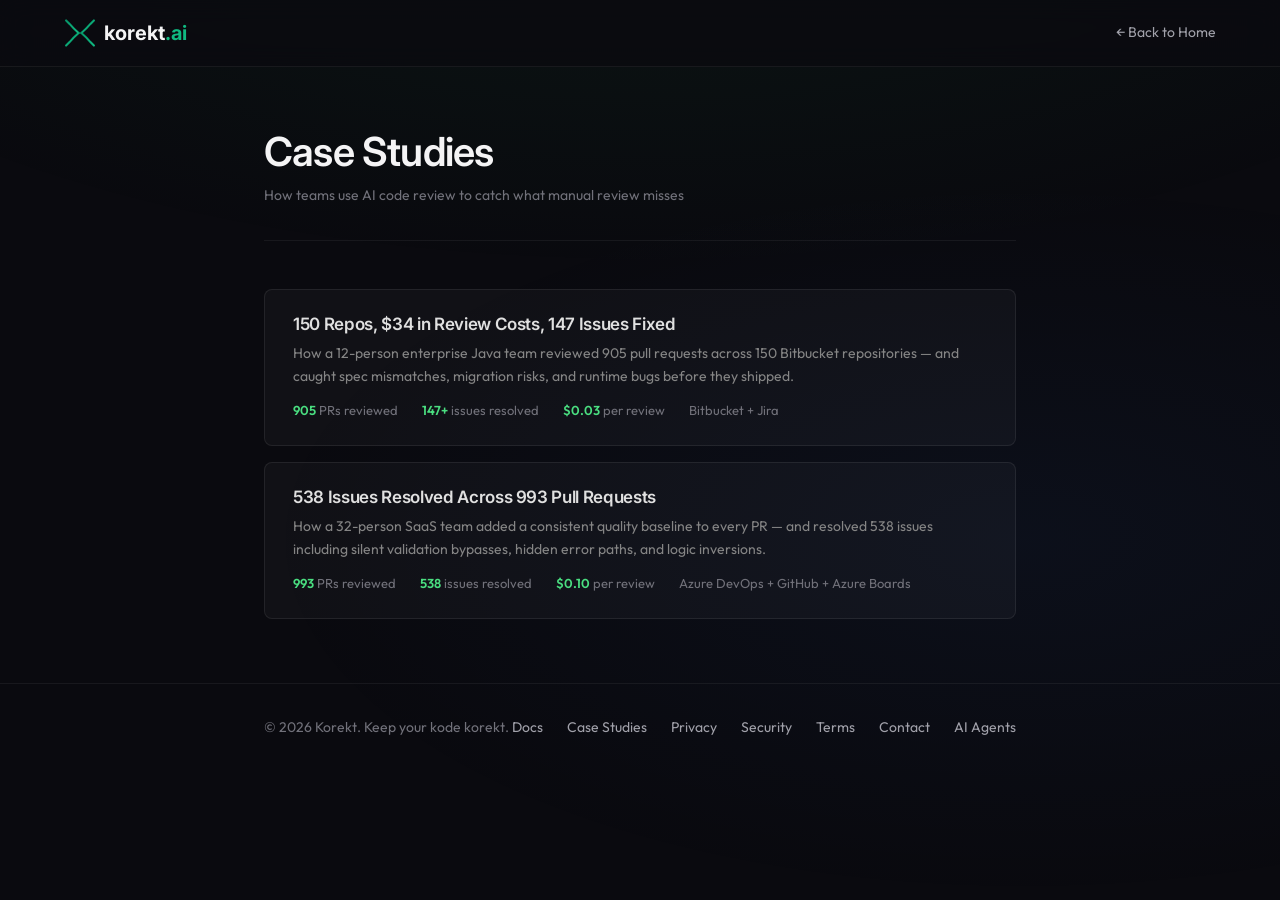
<file: case-studies.html>
<!DOCTYPE html>
<html lang="en">
<head>
  <meta charset="UTF-8">
  <meta name="viewport" content="width=device-width, initial-scale=1.0">
  <title>AI Code Review Case Studies — Korekt</title>
  <meta name="description" content="How engineering teams use AI code review to catch issues before they ship — real numbers from production usage.">

  <!-- Canonical & LLM -->
  <link rel="canonical" href="https://korekt.ai/case-studies">
  <link rel="alternate" type="text/plain" href="https://korekt.ai/llms.txt" title="LLM-friendly content">

  <!-- Open Graph -->
  <meta property="og:type" content="website">
  <meta property="og:url" content="https://korekt.ai/case-studies">
  <meta property="og:title" content="AI Code Review Case Studies — Korekt">
  <meta property="og:description" content="How engineering teams use AI code review to catch issues before they ship — real numbers from production usage.">
  <meta property="og:image" content="https://korekt.ai/og-image.png">
  <meta property="og:site_name" content="Korekt AI">

  <!-- Twitter Card -->
  <meta name="twitter:card" content="summary">
  <meta name="twitter:title" content="AI Code Review Case Studies — Korekt">
  <meta name="twitter:description" content="How engineering teams use AI code review to catch issues before they ship — real numbers from production usage.">
  <meta name="twitter:image" content="https://korekt.ai/og-image.png">

  <!-- Favicon -->
  <link rel="icon" type="image/svg+xml" href="favicon.svg">
  <link rel="apple-touch-icon" href="apple-touch-icon.png">

  <!-- Fonts -->
  <link rel="preconnect" href="https://fonts.googleapis.com">
  <link rel="preconnect" href="https://fonts.gstatic.com" crossorigin>
  <link href="https://fonts.googleapis.com/css2?family=Inter:wght@400;500;600;700&family=Outfit:wght@300;400;500;600;700&display=swap" rel="stylesheet">

  <!-- Styles -->
  <link rel="stylesheet" href="styles.css">
  <style>
    .container {
      max-width: 800px;
    }
    nav .container {
      max-width: 1200px;
    }
    .case-studies-grid {
      display: grid;
      grid-template-columns: 1fr;
      gap: 16px;
      margin-top: 8px;
    }
    .case-study-card {
      background: rgba(255, 255, 255, 0.03);
      border: 1px solid rgba(255, 255, 255, 0.08);
      border-radius: 8px;
      padding: 24px 28px;
      text-decoration: none;
      transition: border-color 0.2s ease, background 0.2s ease;
    }
    .case-study-card:hover {
      border-color: rgba(255, 255, 255, 0.2);
      background: rgba(255, 255, 255, 0.05);
      text-decoration: none;
    }
    .case-study-card h3 {
      color: #e0e0e0;
      font-size: 17px;
      font-weight: 600;
      margin: 0 0 8px;
    }
    .case-study-card p {
      color: #858585;
      font-size: 14px;
      margin: 0 0 12px;
      line-height: 1.6;
    }
    .case-study-card .stats {
      display: flex;
      gap: 24px;
      flex-wrap: wrap;
    }
    .case-study-card .stat {
      font-size: 13px;
      color: var(--text-muted);
    }
    .case-study-card .stat strong {
      color: var(--green-400);
      font-weight: 600;
    }
  </style>
</head>
<body>
  <nav>
    <div class="container">
      <a href="/" class="logo">
        <div class="logo-icon">
          <svg viewBox="-3 -1 46 42" xmlns="http://www.w3.org/2000/svg">
            <defs>
              <linearGradient id="logoGrad" x1="0%" y1="0%" x2="100%" y2="100%">
                <stop offset="0%" style="stop-color:#059669"/>
                <stop offset="100%" style="stop-color:#10b981"/>
              </linearGradient>
            </defs>
            <path d="M18 20 Q10 13 5 7 Q2 4 0 2" stroke="url(#logoGrad)" stroke-width="3" stroke-linecap="round" fill="none"/>
            <path d="M18 20 Q10 27 5 33 Q2 36 0 38" stroke="url(#logoGrad)" stroke-width="3" stroke-linecap="round" fill="none"/>
            <path d="M22 20 Q30 13 35 7 Q38 4 40 2" stroke="url(#logoGrad)" stroke-width="3" stroke-linecap="round" fill="none"/>
            <path d="M22 20 Q30 27 35 33 Q38 36 40 38" stroke="url(#logoGrad)" stroke-width="3" stroke-linecap="round" fill="none"/>
          </svg>
        </div>
        <span>korekt<span class="text-green">.ai</span></span>
      </a>
      <a href="/" class="nav-link">&larr; Back to Home</a>
    </div>
  </nav>

  <main class="content">
    <div class="container">
      <div class="page-header">
        <h1>Case Studies</h1>
        <p class="last-updated">How teams use AI code review to catch what manual review misses</p>
      </div>

      <div class="case-studies-grid">
        <a href="/case-study-enterprise-java" class="case-study-card">
          <h3>150 Repos, $34 in Review Costs, 147 Issues Fixed</h3>
          <p>How a 12-person enterprise Java team reviewed 905 pull requests across 150 Bitbucket repositories — and caught spec mismatches, migration risks, and runtime bugs before they shipped.</p>
          <div class="stats">
            <span class="stat"><strong>905</strong> PRs reviewed</span>
            <span class="stat"><strong>147+</strong> issues resolved</span>
            <span class="stat"><strong>$0.03</strong> per review</span>
            <span class="stat">Bitbucket + Jira</span>
          </div>
        </a>

        <a href="/case-study-saas-team" class="case-study-card">
          <h3>538 Issues Resolved Across 993 Pull Requests</h3>
          <p>How a 32-person SaaS team added a consistent quality baseline to every PR — and resolved 538 issues including silent validation bypasses, hidden error paths, and logic inversions.</p>
          <div class="stats">
            <span class="stat"><strong>993</strong> PRs reviewed</span>
            <span class="stat"><strong>538</strong> issues resolved</span>
            <span class="stat"><strong>$0.10</strong> per review</span>
            <span class="stat">Azure DevOps + GitHub + Azure Boards</span>
          </div>
        </a>
      </div>
    </div>
  </main>

  <footer>
    <div class="container">
      <div class="footer-text">
        &copy; 2026 Korekt. Keep your kode korekt.
      </div>
      <div class="footer-links">
        <a href="/docs">Docs</a>
        <a href="/case-studies">Case Studies</a>
        <a href="/privacy">Privacy</a>
        <a href="/security">Security</a>
        <a href="/terms">Terms</a>
        <a href="mailto:hello@korekt.ai">Contact</a>
        <a href="llms.txt">AI Agents</a>
      </div>
    </div>
  </footer>
</body>
</html>
</file>
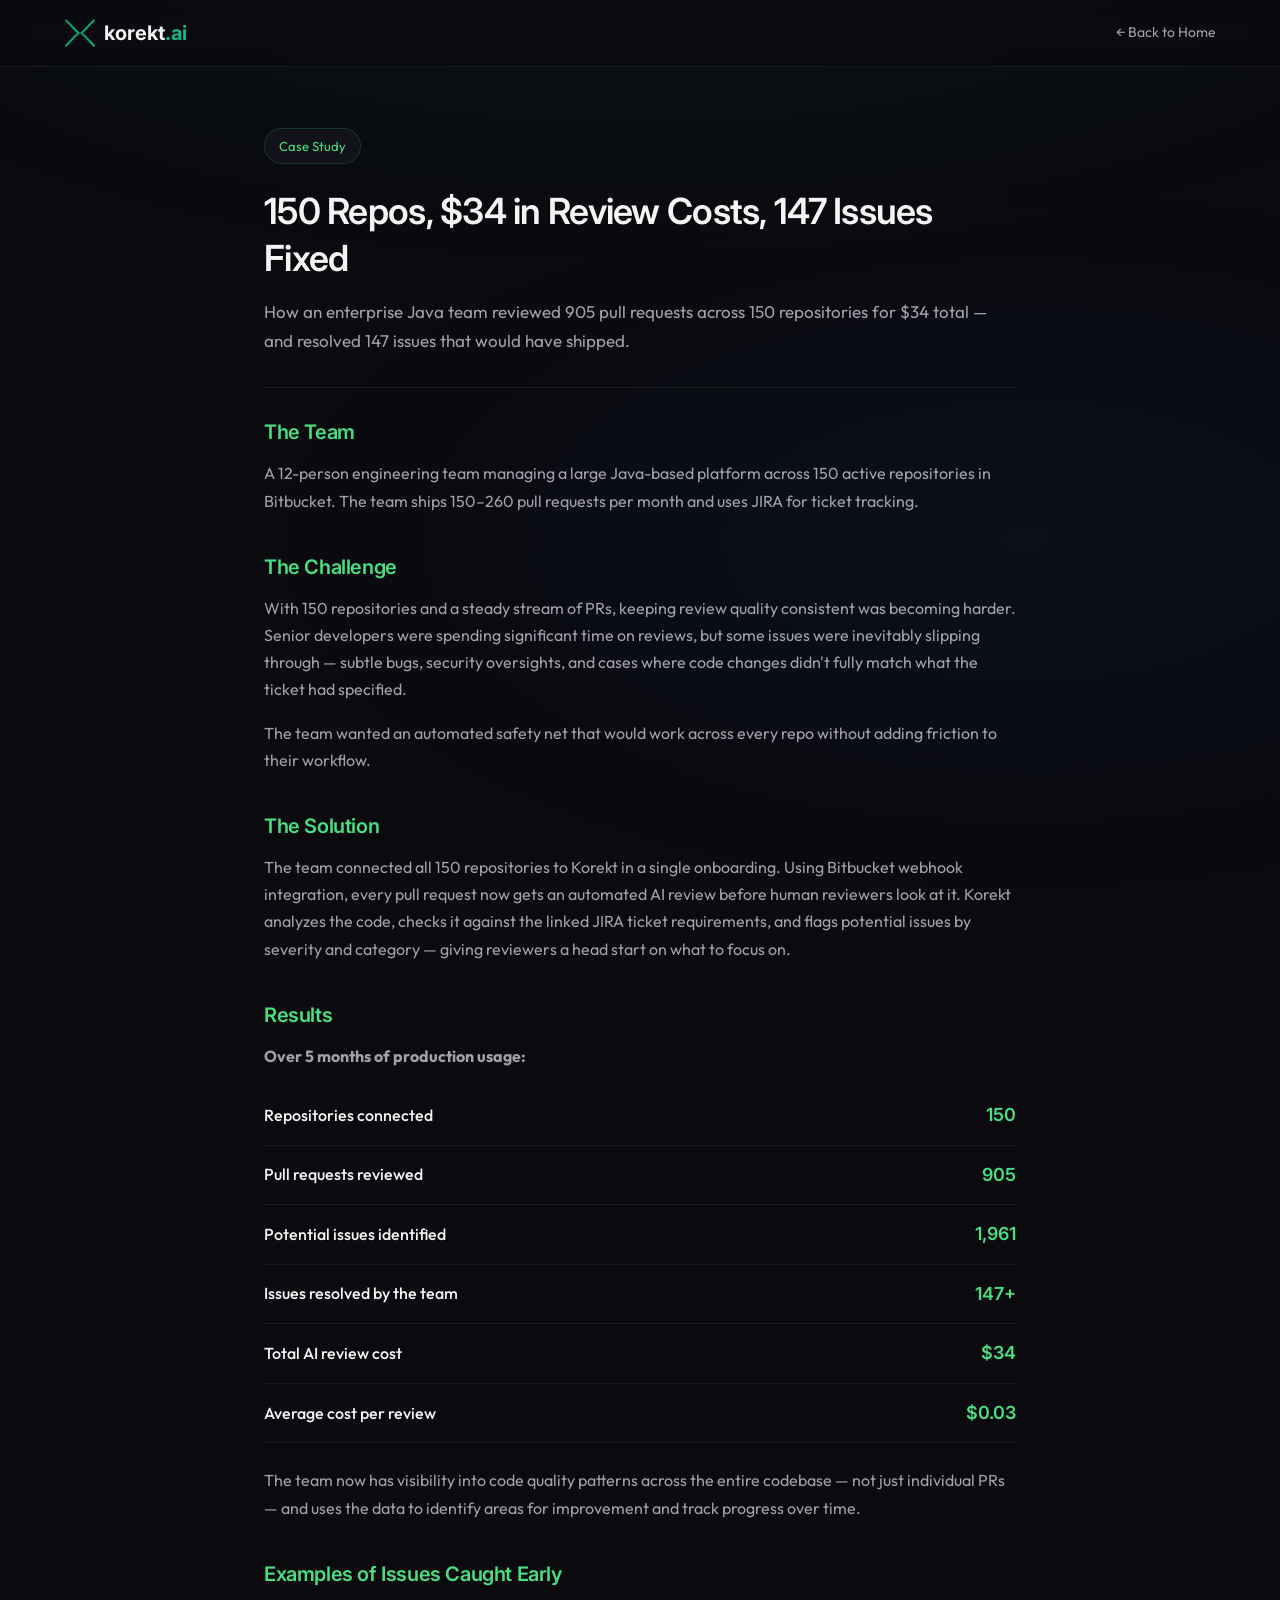
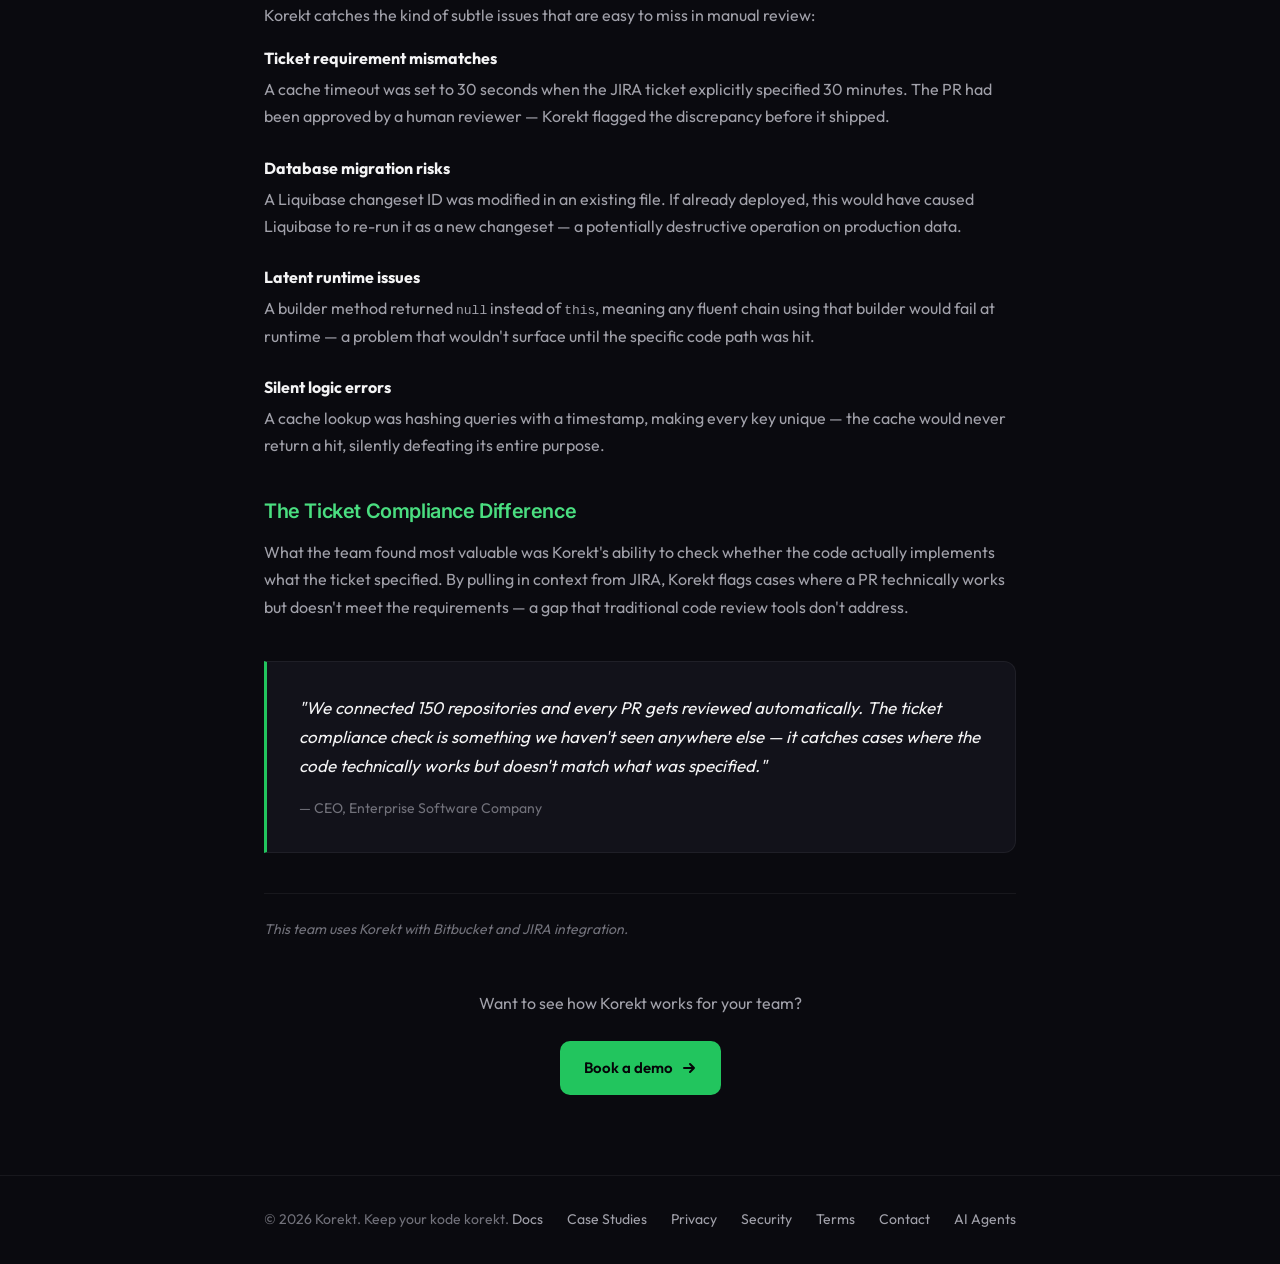
<file: case-study-enterprise-java.html>
<!DOCTYPE html>
<html lang="en">
<head>
  <meta charset="UTF-8">
  <meta name="viewport" content="width=device-width, initial-scale=1.0">
  <title>150 Repos, $34 in Review Costs, 147 Issues Fixed - Korekt</title>
  <meta name="description" content="How a 12-person team reviewed 905 PRs across 150 Bitbucket repos for $34 — catching ticket requirement mismatches before they shipped.">

  <!-- Canonical & LLM -->
  <link rel="canonical" href="https://korekt.ai/case-study-enterprise-java">
  <link rel="alternate" type="text/plain" href="https://korekt.ai/llms.txt" title="LLM-friendly content">

  <!-- Open Graph -->
  <meta property="og:type" content="article">
  <meta property="og:url" content="https://korekt.ai/case-study-enterprise-java">
  <meta property="og:title" content="150 Repos, $34 in Review Costs, 147 Issues Fixed - Korekt">
  <meta property="og:description" content="How a 12-person team reviewed 905 PRs across 150 Bitbucket repos for $34 — catching ticket requirement mismatches before they shipped.">
  <meta property="og:image" content="https://korekt.ai/og-image.png">
  <meta property="og:site_name" content="Korekt AI">

  <!-- Twitter Card -->
  <meta name="twitter:card" content="summary">
  <meta name="twitter:title" content="150 Repos, $34 in Review Costs, 147 Issues Fixed - Korekt">
  <meta name="twitter:description" content="How a 12-person team reviewed 905 PRs across 150 Bitbucket repos for $34 — catching ticket requirement mismatches before they shipped.">
  <meta name="twitter:image" content="https://korekt.ai/og-image.png">

  <!-- Favicon -->
  <link rel="icon" type="image/svg+xml" href="favicon.svg">
  <link rel="apple-touch-icon" href="apple-touch-icon.png">

  <!-- Fonts -->
  <link rel="preconnect" href="https://fonts.googleapis.com">
  <link rel="preconnect" href="https://fonts.gstatic.com" crossorigin>
  <link href="https://fonts.googleapis.com/css2?family=Inter:wght@400;500;600;700&family=Outfit:wght@300;400;500;600;700&display=swap" rel="stylesheet">

  <!-- Styles -->
  <link rel="stylesheet" href="styles.css">
  <style>
    .container {
      max-width: 800px;
    }
    nav .container {
      max-width: 1200px;
    }

    .case-study-badge {
      display: inline-flex;
      align-items: center;
      gap: 0.5rem;
      padding: 0.375rem 0.875rem;
      background: var(--bg-surface);
      border: 1px solid rgba(34, 197, 94, 0.2);
      border-radius: 100px;
      font-size: 0.8125rem;
      color: var(--green-400);
      margin-bottom: 1.5rem;
    }

    .case-study-title {
      font-size: clamp(1.75rem, 4vw, 2.25rem);
      line-height: 1.3;
      margin-bottom: 1rem;
    }

    .case-study-subtitle {
      color: var(--text-secondary);
      font-size: 1.0625rem;
      line-height: 1.7;
      margin-bottom: 2rem;
      padding-bottom: 2rem;
      border-bottom: 1px solid var(--border);
    }

    .case-study-section {
      margin-bottom: 2.5rem;
    }

    .case-study-section h2 {
      font-size: 1.25rem;
      color: var(--green-400);
      margin-bottom: 1rem;
    }

    .case-study-section p {
      color: var(--text-secondary);
      margin-bottom: 1rem;
    }

    .results-table {
      width: 100%;
      border-collapse: collapse;
      margin-bottom: 1.5rem;
    }

    .results-table tr {
      border-bottom: 1px solid var(--border);
    }

    .results-table td {
      padding: 0.875rem 0;
      color: var(--text-secondary);
    }

    .results-table td:first-child {
      font-weight: 500;
      color: var(--text-primary);
    }

    .results-table td:last-child {
      text-align: right;
      font-family: var(--font-display);
      font-weight: 600;
      color: var(--green-400);
      font-size: 1.125rem;
    }

    .issue-example {
      margin-bottom: 1.5rem;
    }

    .issue-example strong {
      color: var(--text-primary);
      display: block;
      margin-bottom: 0.25rem;
    }

    .issue-example p {
      color: var(--text-secondary);
      margin-bottom: 0;
    }

    .case-study-quote {
      background: var(--bg-surface);
      border: 1px solid var(--border);
      border-left: 3px solid var(--green-500);
      border-radius: 0 12px 12px 0;
      padding: 2rem;
      margin: 2.5rem 0;
    }

    .case-study-quote p {
      color: var(--text-primary);
      font-size: 1.0625rem;
      line-height: 1.7;
      font-style: italic;
      margin-bottom: 1rem;
    }

    .case-study-quote .attribution {
      color: var(--text-muted);
      font-size: 0.875rem;
      font-style: normal;
    }

    .case-study-meta {
      color: var(--text-muted);
      font-size: 0.875rem;
      font-style: italic;
      padding-top: 1.5rem;
      border-top: 1px solid var(--border);
    }

    .case-study-cta {
      text-align: center;
      padding: 3rem 0 1rem;
    }

    .case-study-cta p {
      color: var(--text-secondary);
      margin-bottom: 1.5rem;
    }
  </style>
</head>
<body>
  <nav>
    <div class="container">
      <a href="/" class="logo">
        <div class="logo-icon">
          <svg viewBox="-3 -1 46 42" xmlns="http://www.w3.org/2000/svg">
            <defs>
              <linearGradient id="logoGrad" x1="0%" y1="0%" x2="100%" y2="100%">
                <stop offset="0%" style="stop-color:#059669"/>
                <stop offset="100%" style="stop-color:#10b981"/>
              </linearGradient>
            </defs>
            <path d="M18 20 Q10 13 5 7 Q2 4 0 2" stroke="url(#logoGrad)" stroke-width="3" stroke-linecap="round" fill="none"/>
            <path d="M18 20 Q10 27 5 33 Q2 36 0 38" stroke="url(#logoGrad)" stroke-width="3" stroke-linecap="round" fill="none"/>
            <path d="M22 20 Q30 13 35 7 Q38 4 40 2" stroke="url(#logoGrad)" stroke-width="3" stroke-linecap="round" fill="none"/>
            <path d="M22 20 Q30 27 35 33 Q38 36 40 38" stroke="url(#logoGrad)" stroke-width="3" stroke-linecap="round" fill="none"/>
          </svg>
        </div>
        <span>korekt<span class="text-green">.ai</span></span>
      </a>
      <a href="/" class="nav-link">&larr; Back to Home</a>
    </div>
  </nav>

  <main class="content">
    <div class="container">
      <div class="case-study-badge">Case Study</div>
      <h1 class="case-study-title">150 Repos, $34 in Review Costs, 147 Issues Fixed</h1>
      <p class="case-study-subtitle">How an enterprise Java team reviewed 905 pull requests across 150 repositories for $34 total — and resolved 147 issues that would have shipped.</p>

      <div class="case-study-section">
        <h2>The Team</h2>
        <p>A 12-person engineering team managing a large Java-based platform across 150 active repositories in Bitbucket. The team ships 150&ndash;260 pull requests per month and uses JIRA for ticket tracking.</p>
      </div>

      <div class="case-study-section">
        <h2>The Challenge</h2>
        <p>With 150 repositories and a steady stream of PRs, keeping review quality consistent was becoming harder. Senior developers were spending significant time on reviews, but some issues were inevitably slipping through &mdash; subtle bugs, security oversights, and cases where code changes didn't fully match what the ticket had specified.</p>
        <p>The team wanted an automated safety net that would work across every repo without adding friction to their workflow.</p>
      </div>

      <div class="case-study-section">
        <h2>The Solution</h2>
        <p>The team connected all 150 repositories to Korekt in a single onboarding. Using Bitbucket webhook integration, every pull request now gets an automated AI review before human reviewers look at it. Korekt analyzes the code, checks it against the linked JIRA ticket requirements, and flags potential issues by severity and category &mdash; giving reviewers a head start on what to focus on.</p>
      </div>

      <div class="case-study-section">
        <h2>Results</h2>
        <p><strong>Over 5 months of production usage:</strong></p>
        <table class="results-table">
          <tr>
            <td>Repositories connected</td>
            <td>150</td>
          </tr>
          <tr>
            <td>Pull requests reviewed</td>
            <td>905</td>
          </tr>
          <tr>
            <td>Potential issues identified</td>
            <td>1,961</td>
          </tr>
          <tr>
            <td>Issues resolved by the team</td>
            <td>147+</td>
          </tr>
          <tr>
            <td>Total AI review cost</td>
            <td>$34</td>
          </tr>
          <tr>
            <td>Average cost per review</td>
            <td>$0.03</td>
          </tr>
        </table>
        <p>The team now has visibility into code quality patterns across the entire codebase &mdash; not just individual PRs &mdash; and uses the data to identify areas for improvement and track progress over time.</p>
      </div>

      <div class="case-study-section">
        <h2>Examples of Issues Caught Early</h2>
        <p>Korekt catches the kind of subtle issues that are easy to miss in manual review:</p>

        <div class="issue-example">
          <strong>Ticket requirement mismatches</strong>
          <p>A cache timeout was set to 30 seconds when the JIRA ticket explicitly specified 30 minutes. The PR had been approved by a human reviewer &mdash; Korekt flagged the discrepancy before it shipped.</p>
        </div>

        <div class="issue-example">
          <strong>Database migration risks</strong>
          <p>A Liquibase changeset ID was modified in an existing file. If already deployed, this would have caused Liquibase to re-run it as a new changeset &mdash; a potentially destructive operation on production data.</p>
        </div>

        <div class="issue-example">
          <strong>Latent runtime issues</strong>
          <p>A builder method returned <code>null</code> instead of <code>this</code>, meaning any fluent chain using that builder would fail at runtime &mdash; a problem that wouldn't surface until the specific code path was hit.</p>
        </div>

        <div class="issue-example">
          <strong>Silent logic errors</strong>
          <p>A cache lookup was hashing queries with a timestamp, making every key unique &mdash; the cache would never return a hit, silently defeating its entire purpose.</p>
        </div>
      </div>

      <div class="case-study-section">
        <h2>The Ticket Compliance Difference</h2>
        <p>What the team found most valuable was Korekt's ability to check whether the code actually implements what the ticket specified. By pulling in context from JIRA, Korekt flags cases where a PR technically works but doesn't meet the requirements &mdash; a gap that traditional code review tools don't address.</p>
      </div>

      <div class="case-study-quote">
        <p>"We connected 150 repositories and every PR gets reviewed automatically. The ticket compliance check is something we haven't seen anywhere else &mdash; it catches cases where the code technically works but doesn't match what was specified."</p>
        <div class="attribution">&mdash; CEO, Enterprise Software Company</div>
      </div>

      <p class="case-study-meta">This team uses Korekt with Bitbucket and JIRA integration.</p>

      <div class="case-study-cta">
        <p>Want to see how Korekt works for your team?</p>
        <a href="/demo" class="btn btn-primary">
          Book a demo
          <svg width="16" height="16" viewBox="0 0 16 16" fill="none" xmlns="http://www.w3.org/2000/svg">
            <path d="M3 8H13M13 8L9 4M13 8L9 12" stroke="currentColor" stroke-width="2" stroke-linecap="round" stroke-linejoin="round"/>
          </svg>
        </a>
      </div>
    </div>
  </main>

  <footer>
    <div class="container">
      <div class="footer-text">
        &copy; 2026 Korekt. Keep your kode korekt.
      </div>
      <div class="footer-links">
        <a href="/docs">Docs</a>
        <a href="/case-studies">Case Studies</a>
        <a href="/privacy">Privacy</a>
        <a href="/security">Security</a>
        <a href="/terms">Terms</a>
        <a href="mailto:hello@korekt.ai">Contact</a>
        <a href="llms.txt">AI Agents</a>
      </div>
    </div>
  </footer>
</body>
</html>
</file>
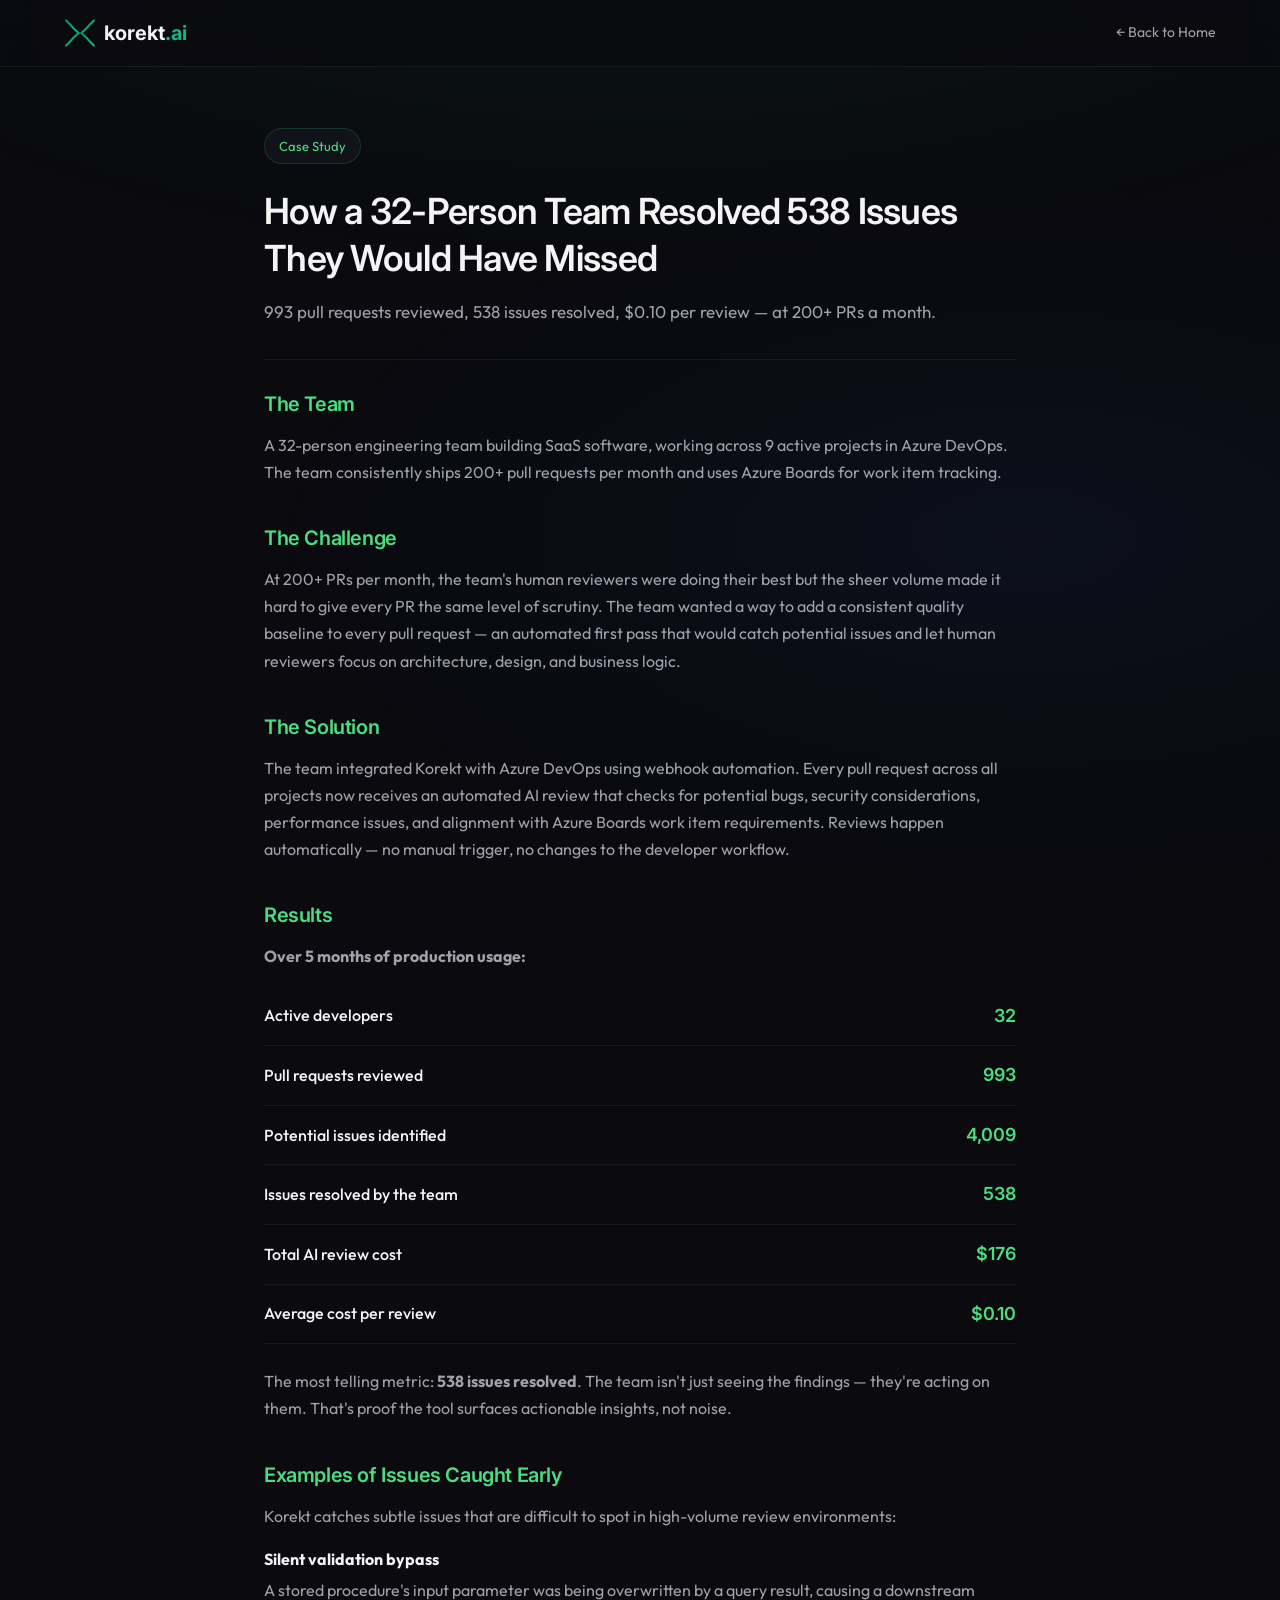
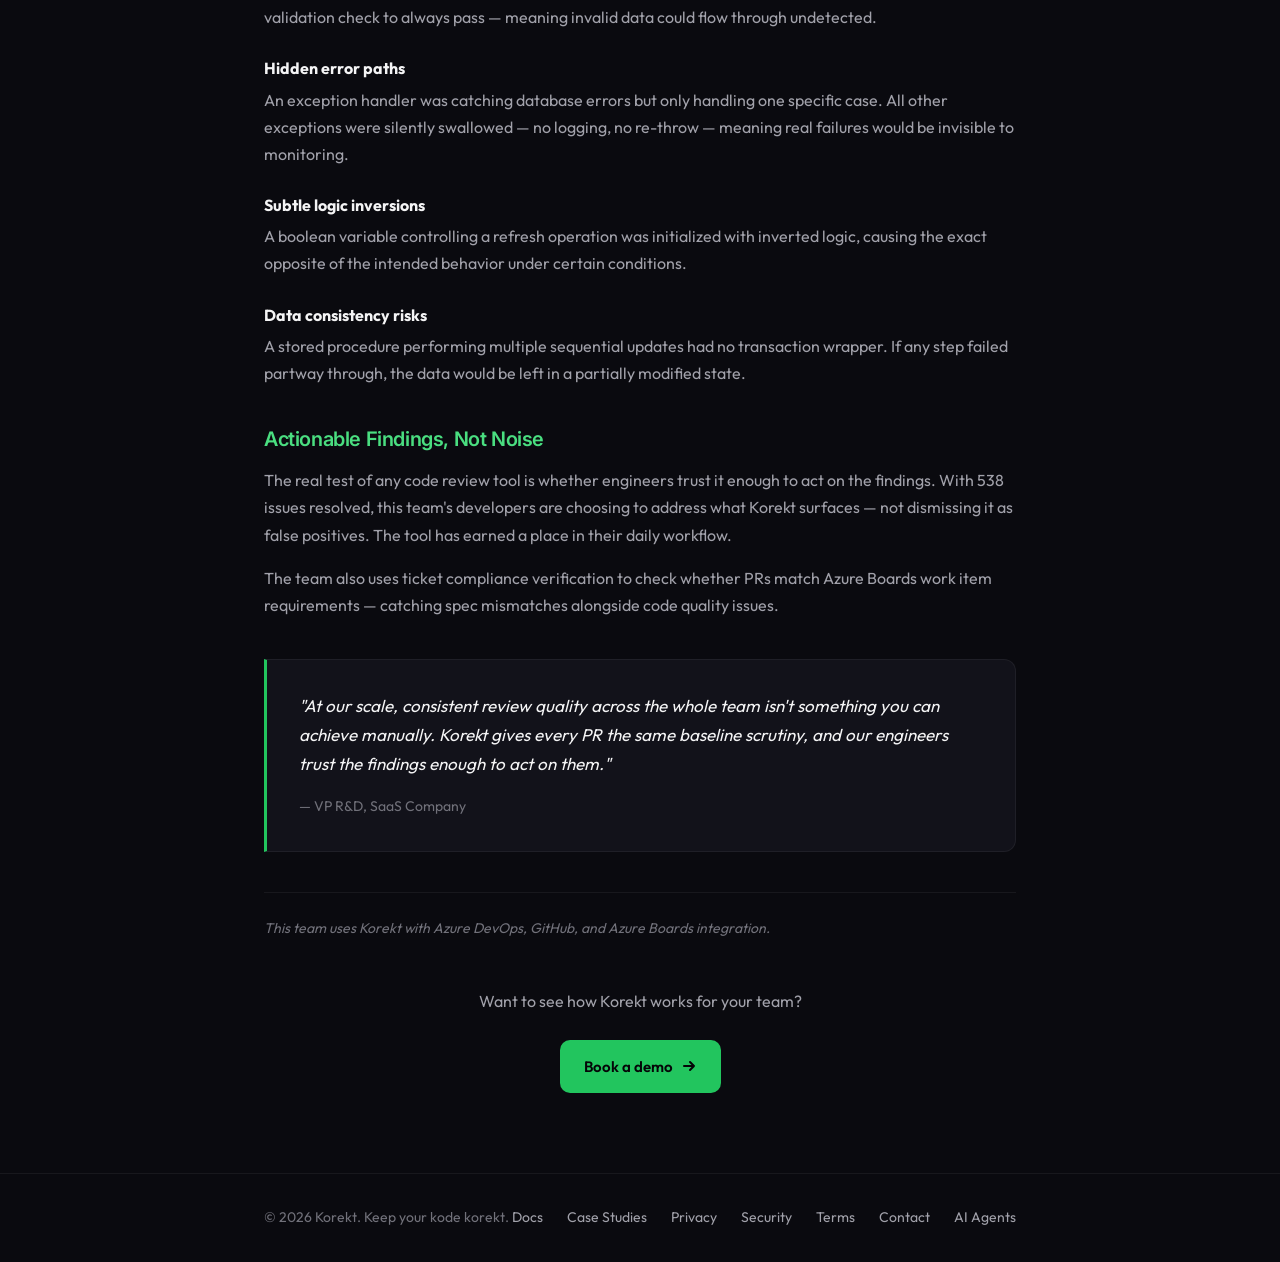
<file: case-study-saas-team.html>
<!DOCTYPE html>
<html lang="en">
<head>
  <meta charset="UTF-8">
  <meta name="viewport" content="width=device-width, initial-scale=1.0">
  <title>How a 32-Person Team Resolved 538 Issues They Would Have Missed - Korekt</title>
  <meta name="description" content="How a 32-person SaaS team reviewed 993 PRs and resolved 538 potential issues — at $0.10 per review.">

  <!-- Canonical & LLM -->
  <link rel="canonical" href="https://korekt.ai/case-study-saas-team">
  <link rel="alternate" type="text/plain" href="https://korekt.ai/llms.txt" title="LLM-friendly content">

  <!-- Open Graph -->
  <meta property="og:type" content="article">
  <meta property="og:url" content="https://korekt.ai/case-study-saas-team">
  <meta property="og:title" content="How a 32-Person Team Resolved 538 Issues They Would Have Missed - Korekt">
  <meta property="og:description" content="How a 32-person SaaS team reviewed 993 PRs and resolved 538 potential issues — at $0.10 per review.">
  <meta property="og:image" content="https://korekt.ai/og-image.png">
  <meta property="og:site_name" content="Korekt AI">

  <!-- Twitter Card -->
  <meta name="twitter:card" content="summary">
  <meta name="twitter:title" content="How a 32-Person Team Resolved 538 Issues They Would Have Missed - Korekt">
  <meta name="twitter:description" content="How a 32-person SaaS team reviewed 993 PRs and resolved 538 potential issues — at $0.10 per review.">
  <meta name="twitter:image" content="https://korekt.ai/og-image.png">

  <!-- Favicon -->
  <link rel="icon" type="image/svg+xml" href="favicon.svg">
  <link rel="apple-touch-icon" href="apple-touch-icon.png">

  <!-- Fonts -->
  <link rel="preconnect" href="https://fonts.googleapis.com">
  <link rel="preconnect" href="https://fonts.gstatic.com" crossorigin>
  <link href="https://fonts.googleapis.com/css2?family=Inter:wght@400;500;600;700&family=Outfit:wght@300;400;500;600;700&display=swap" rel="stylesheet">

  <!-- Styles -->
  <link rel="stylesheet" href="styles.css">
  <style>
    .container {
      max-width: 800px;
    }
    nav .container {
      max-width: 1200px;
    }

    .case-study-badge {
      display: inline-flex;
      align-items: center;
      gap: 0.5rem;
      padding: 0.375rem 0.875rem;
      background: var(--bg-surface);
      border: 1px solid rgba(34, 197, 94, 0.2);
      border-radius: 100px;
      font-size: 0.8125rem;
      color: var(--green-400);
      margin-bottom: 1.5rem;
    }

    .case-study-title {
      font-size: clamp(1.75rem, 4vw, 2.25rem);
      line-height: 1.3;
      margin-bottom: 1rem;
    }

    .case-study-subtitle {
      color: var(--text-secondary);
      font-size: 1.0625rem;
      line-height: 1.7;
      margin-bottom: 2rem;
      padding-bottom: 2rem;
      border-bottom: 1px solid var(--border);
    }

    .case-study-section {
      margin-bottom: 2.5rem;
    }

    .case-study-section h2 {
      font-size: 1.25rem;
      color: var(--green-400);
      margin-bottom: 1rem;
    }

    .case-study-section p {
      color: var(--text-secondary);
      margin-bottom: 1rem;
    }

    .results-table {
      width: 100%;
      border-collapse: collapse;
      margin-bottom: 1.5rem;
    }

    .results-table tr {
      border-bottom: 1px solid var(--border);
    }

    .results-table td {
      padding: 0.875rem 0;
      color: var(--text-secondary);
    }

    .results-table td:first-child {
      font-weight: 500;
      color: var(--text-primary);
    }

    .results-table td:last-child {
      text-align: right;
      font-family: var(--font-display);
      font-weight: 600;
      color: var(--green-400);
      font-size: 1.125rem;
    }

    .issue-example {
      margin-bottom: 1.5rem;
    }

    .issue-example strong {
      color: var(--text-primary);
      display: block;
      margin-bottom: 0.25rem;
    }

    .issue-example p {
      color: var(--text-secondary);
      margin-bottom: 0;
    }

    .case-study-quote {
      background: var(--bg-surface);
      border: 1px solid var(--border);
      border-left: 3px solid var(--green-500);
      border-radius: 0 12px 12px 0;
      padding: 2rem;
      margin: 2.5rem 0;
    }

    .case-study-quote p {
      color: var(--text-primary);
      font-size: 1.0625rem;
      line-height: 1.7;
      font-style: italic;
      margin-bottom: 1rem;
    }

    .case-study-quote .attribution {
      color: var(--text-muted);
      font-size: 0.875rem;
      font-style: normal;
    }

    .case-study-meta {
      color: var(--text-muted);
      font-size: 0.875rem;
      font-style: italic;
      padding-top: 1.5rem;
      border-top: 1px solid var(--border);
    }

    .case-study-cta {
      text-align: center;
      padding: 3rem 0 1rem;
    }

    .case-study-cta p {
      color: var(--text-secondary);
      margin-bottom: 1.5rem;
    }
  </style>
</head>
<body>
  <nav>
    <div class="container">
      <a href="/" class="logo">
        <div class="logo-icon">
          <svg viewBox="-3 -1 46 42" xmlns="http://www.w3.org/2000/svg">
            <defs>
              <linearGradient id="logoGrad" x1="0%" y1="0%" x2="100%" y2="100%">
                <stop offset="0%" style="stop-color:#059669"/>
                <stop offset="100%" style="stop-color:#10b981"/>
              </linearGradient>
            </defs>
            <path d="M18 20 Q10 13 5 7 Q2 4 0 2" stroke="url(#logoGrad)" stroke-width="3" stroke-linecap="round" fill="none"/>
            <path d="M18 20 Q10 27 5 33 Q2 36 0 38" stroke="url(#logoGrad)" stroke-width="3" stroke-linecap="round" fill="none"/>
            <path d="M22 20 Q30 13 35 7 Q38 4 40 2" stroke="url(#logoGrad)" stroke-width="3" stroke-linecap="round" fill="none"/>
            <path d="M22 20 Q30 27 35 33 Q38 36 40 38" stroke="url(#logoGrad)" stroke-width="3" stroke-linecap="round" fill="none"/>
          </svg>
        </div>
        <span>korekt<span class="text-green">.ai</span></span>
      </a>
      <a href="/" class="nav-link">&larr; Back to Home</a>
    </div>
  </nav>

  <main class="content">
    <div class="container">
      <div class="case-study-badge">Case Study</div>
      <h1 class="case-study-title">How a 32-Person Team Resolved 538 Issues They Would Have Missed</h1>
      <p class="case-study-subtitle">993 pull requests reviewed, 538 issues resolved, $0.10 per review — at 200+ PRs a month.</p>

      <div class="case-study-section">
        <h2>The Team</h2>
        <p>A 32-person engineering team building SaaS software, working across 9 active projects in Azure DevOps. The team consistently ships 200+ pull requests per month and uses Azure Boards for work item tracking.</p>
      </div>

      <div class="case-study-section">
        <h2>The Challenge</h2>
        <p>At 200+ PRs per month, the team's human reviewers were doing their best but the sheer volume made it hard to give every PR the same level of scrutiny. The team wanted a way to add a consistent quality baseline to every pull request &mdash; an automated first pass that would catch potential issues and let human reviewers focus on architecture, design, and business logic.</p>
      </div>

      <div class="case-study-section">
        <h2>The Solution</h2>
        <p>The team integrated Korekt with Azure DevOps using webhook automation. Every pull request across all projects now receives an automated AI review that checks for potential bugs, security considerations, performance issues, and alignment with Azure Boards work item requirements. Reviews happen automatically &mdash; no manual trigger, no changes to the developer workflow.</p>
      </div>

      <div class="case-study-section">
        <h2>Results</h2>
        <p><strong>Over 5 months of production usage:</strong></p>
        <table class="results-table">
          <tr>
            <td>Active developers</td>
            <td>32</td>
          </tr>
          <tr>
            <td>Pull requests reviewed</td>
            <td>993</td>
          </tr>
          <tr>
            <td>Potential issues identified</td>
            <td>4,009</td>
          </tr>
          <tr>
            <td>Issues resolved by the team</td>
            <td>538</td>
          </tr>
          <tr>
            <td>Total AI review cost</td>
            <td>$176</td>
          </tr>
          <tr>
            <td>Average cost per review</td>
            <td>$0.10</td>
          </tr>
        </table>
        <p>The most telling metric: <strong>538 issues resolved</strong>. The team isn't just seeing the findings &mdash; they're acting on them. That's proof the tool surfaces actionable insights, not noise.</p>
      </div>

      <div class="case-study-section">
        <h2>Examples of Issues Caught Early</h2>
        <p>Korekt catches subtle issues that are difficult to spot in high-volume review environments:</p>

        <div class="issue-example">
          <strong>Silent validation bypass</strong>
          <p>A stored procedure's input parameter was being overwritten by a query result, causing a downstream validation check to always pass &mdash; meaning invalid data could flow through undetected.</p>
        </div>

        <div class="issue-example">
          <strong>Hidden error paths</strong>
          <p>An exception handler was catching database errors but only handling one specific case. All other exceptions were silently swallowed &mdash; no logging, no re-throw &mdash; meaning real failures would be invisible to monitoring.</p>
        </div>

        <div class="issue-example">
          <strong>Subtle logic inversions</strong>
          <p>A boolean variable controlling a refresh operation was initialized with inverted logic, causing the exact opposite of the intended behavior under certain conditions.</p>
        </div>

        <div class="issue-example">
          <strong>Data consistency risks</strong>
          <p>A stored procedure performing multiple sequential updates had no transaction wrapper. If any step failed partway through, the data would be left in a partially modified state.</p>
        </div>
      </div>

      <div class="case-study-section">
        <h2>Actionable Findings, Not Noise</h2>
        <p>The real test of any code review tool is whether engineers trust it enough to act on the findings. With 538 issues resolved, this team's developers are choosing to address what Korekt surfaces &mdash; not dismissing it as false positives. The tool has earned a place in their daily workflow.</p>
        <p>The team also uses ticket compliance verification to check whether PRs match Azure Boards work item requirements &mdash; catching spec mismatches alongside code quality issues.</p>
      </div>

      <div class="case-study-quote">
        <p>"At our scale, consistent review quality across the whole team isn't something you can achieve manually. Korekt gives every PR the same baseline scrutiny, and our engineers trust the findings enough to act on them."</p>
        <div class="attribution">&mdash; VP R&D, SaaS Company</div>
      </div>

      <p class="case-study-meta">This team uses Korekt with Azure DevOps, GitHub, and Azure Boards integration.</p>

      <div class="case-study-cta">
        <p>Want to see how Korekt works for your team?</p>
        <a href="/demo" class="btn btn-primary">
          Book a demo
          <svg width="16" height="16" viewBox="0 0 16 16" fill="none" xmlns="http://www.w3.org/2000/svg">
            <path d="M3 8H13M13 8L9 4M13 8L9 12" stroke="currentColor" stroke-width="2" stroke-linecap="round" stroke-linejoin="round"/>
          </svg>
        </a>
      </div>
    </div>
  </main>

  <footer>
    <div class="container">
      <div class="footer-text">
        &copy; 2026 Korekt. Keep your kode korekt.
      </div>
      <div class="footer-links">
        <a href="/docs">Docs</a>
        <a href="/case-studies">Case Studies</a>
        <a href="/privacy">Privacy</a>
        <a href="/security">Security</a>
        <a href="/terms">Terms</a>
        <a href="mailto:hello@korekt.ai">Contact</a>
        <a href="llms.txt">AI Agents</a>
      </div>
    </div>
  </footer>
</body>
</html>
</file>
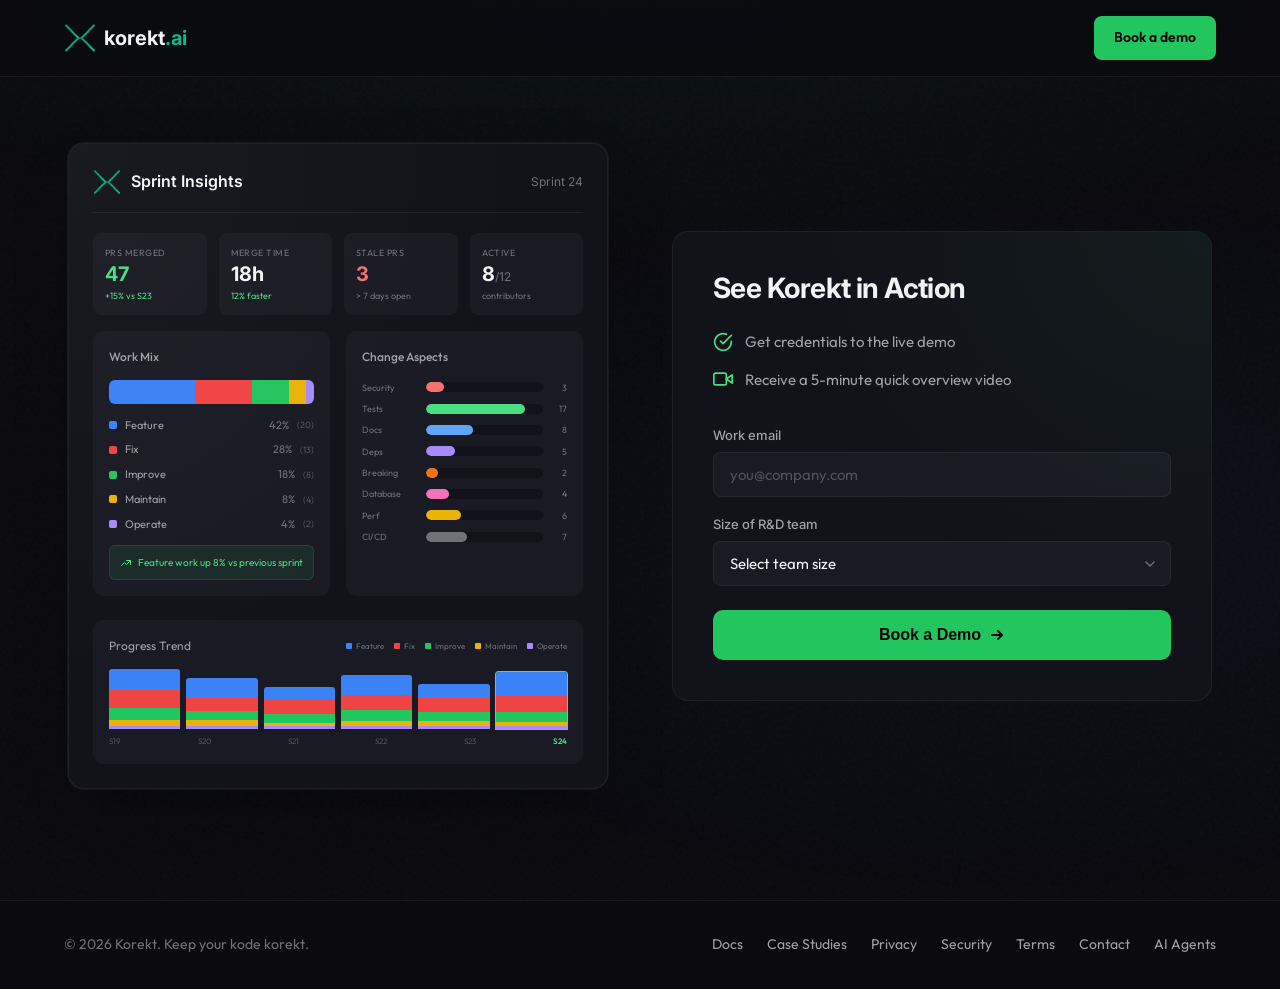
<file: demo.html>
<!DOCTYPE html>
<html lang="en">
<head>
  <meta charset="UTF-8">
  <meta name="viewport" content="width=device-width, initial-scale=1.0">
  <title>Book a Demo - Korekt</title>
  <meta name="description" content="Book a demo of Korekt — AI code review with ticket compliance verification. Get credentials to the live demo and a quick overview video.">

  <!-- Canonical & LLM -->
  <link rel="canonical" href="https://korekt.ai/demo">
  <link rel="alternate" type="text/plain" href="https://korekt.ai/llms.txt" title="LLM-friendly content">

  <!-- Open Graph -->
  <meta property="og:type" content="website">
  <meta property="og:url" content="https://korekt.ai/demo">
  <meta property="og:title" content="Book a Demo - Korekt">
  <meta property="og:description" content="Book a demo of Korekt. Get credentials to the live demo and a 5-minute quick overview video.">
  <meta property="og:image" content="https://korekt.ai/og-image.png">
  <meta property="og:site_name" content="Korekt AI">

  <!-- Twitter Card -->
  <meta name="twitter:card" content="summary">
  <meta name="twitter:title" content="Book a Demo - Korekt">
  <meta name="twitter:description" content="Book a demo of Korekt. Get credentials to the live demo and a 5-minute quick overview video.">
  <meta name="twitter:image" content="https://korekt.ai/og-image.png">

  <!-- Favicon -->
  <link rel="icon" type="image/svg+xml" href="favicon.svg">
  <link rel="apple-touch-icon" href="apple-touch-icon.png">

  <!-- Fonts -->
  <link rel="preconnect" href="https://fonts.googleapis.com">
  <link rel="preconnect" href="https://fonts.gstatic.com" crossorigin>
  <link href="https://fonts.googleapis.com/css2?family=Inter:wght@400;500;600;700&family=Outfit:wght@300;400;500;600;700&display=swap" rel="stylesheet">

  <!-- Shared Styles -->
  <link rel="stylesheet" href="styles.css">

  <style>
    /* ============================================
       PAGE-SPECIFIC OVERRIDES
       ============================================ */
    body {
      overflow-x: hidden;
    }

    body::after {
      content: '';
      position: fixed;
      inset: 0;
      background-image: url("data:image/svg+xml,%3Csvg viewBox='0 0 256 256' xmlns='http://www.w3.org/2000/svg'%3E%3Cfilter id='noise'%3E%3CfeTurbulence type='fractalNoise' baseFrequency='0.9' numOctaves='4' stitchTiles='stitch'/%3E%3C/filter%3E%3Crect width='100%25' height='100%25' filter='url(%23noise)'/%3E%3C/svg%3E");
      opacity: 0.03;
      pointer-events: none;
      z-index: -1;
    }

    a {
      color: inherit;
      text-decoration: none;
    }

    /* ============================================
       DEMO HERO LAYOUT
       ============================================ */
    .demo-hero {
      min-height: 100vh;
      display: flex;
      align-items: center;
      padding-top: 6rem;
      padding-bottom: 4rem;
    }

    .demo-grid {
      display: grid;
      grid-template-columns: 1fr 1fr;
      gap: 4rem;
      align-items: center;
    }

    /* ============================================
       HERO DASHBOARD VISUAL (from index.html)
       ============================================ */
    .hero-visual-dashboard {
      width: 100%;
    }

    .hero-dashboard {
      background: var(--bg-surface);
      border: 1px solid var(--border);
      border-radius: 16px;
      padding: 1.5rem;
      box-shadow:
        0 0 0 1px rgba(255,255,255,0.05),
        0 20px 50px -20px rgba(0,0,0,0.5);
      position: relative;
      overflow: hidden;
    }

    .hero-dashboard::before {
      content: '';
      position: absolute;
      inset: 0;
      background: radial-gradient(ellipse at top left, rgba(255,255,255,0.03), transparent 60%);
      pointer-events: none;
    }

    .hero-dash-header {
      display: flex;
      justify-content: space-between;
      align-items: center;
      margin-bottom: 1.25rem;
      padding-bottom: 1rem;
      border-bottom: 1px solid var(--border);
      position: relative;
    }

    .hero-dash-title {
      display: flex;
      align-items: center;
      gap: 0.625rem;
      font-family: var(--font-display);
      font-size: 1rem;
      font-weight: 600;
    }

    .hero-dash-icon {
      width: 28px;
      height: 28px;
      display: flex;
      align-items: center;
      justify-content: center;
    }

    .hero-dash-icon svg {
      width: 100%;
      height: 100%;
    }

    .hero-dash-period {
      font-size: 0.75rem;
      color: var(--text-muted);
      font-family: var(--font-display);
    }

    .hero-summary-row {
      display: grid;
      grid-template-columns: repeat(4, 1fr);
      gap: 0.75rem;
      margin-bottom: 1rem;
    }

    .hero-summary-card {
      background: var(--bg-elevated);
      border-radius: 8px;
      padding: 0.75rem;
    }

    .hero-summary-label {
      font-size: 0.5625rem;
      color: var(--text-muted);
      text-transform: uppercase;
      letter-spacing: 0.05em;
      margin-bottom: 0.25rem;
    }

    .hero-summary-value {
      font-family: var(--font-display);
      font-size: 1.25rem;
      font-weight: 700;
      line-height: 1;
    }

    .hero-summary-trend {
      font-size: 0.5625rem;
      margin-top: 0.25rem;
    }

    .hero-summary-trend.positive { color: var(--green-400); }

    .hero-content-grid {
      display: grid;
      grid-template-columns: 1fr 1fr;
      gap: 1rem;
    }

    .hero-work-mix {
      background: var(--bg-elevated);
      border-radius: 10px;
      padding: 1rem;
    }

    .hero-section-header {
      display: flex;
      justify-content: space-between;
      align-items: center;
      margin-bottom: 0.75rem;
    }

    .hero-section-title {
      font-size: 0.75rem;
      color: var(--text-secondary);
      font-weight: 500;
    }

    .hero-stacked-bar {
      display: flex;
      height: 24px;
      border-radius: 6px;
      overflow: hidden;
      margin-bottom: 0.75rem;
    }

    .hero-stacked-bar > span {
      height: 100%;
    }

    .hero-intent-legend {
      display: flex;
      flex-direction: column;
      gap: 0.375rem;
    }

    .hero-intent-item {
      display: flex;
      align-items: center;
      gap: 0.5rem;
      font-size: 0.6875rem;
    }

    .hero-intent-dot {
      width: 8px;
      height: 8px;
      border-radius: 2px;
      flex-shrink: 0;
    }

    .hero-intent-label {
      color: var(--text-secondary);
      flex: 1;
    }

    .hero-intent-pct {
      color: var(--text-muted);
    }

    .hero-intent-count {
      color: var(--text-dim);
      font-size: 0.5625rem;
    }

    .hero-callout {
      margin-top: 0.75rem;
      padding: 0.5rem 0.625rem;
      background: rgba(34, 197, 94, 0.1);
      border: 1px solid rgba(34, 197, 94, 0.2);
      border-radius: 6px;
      display: flex;
      align-items: center;
      gap: 0.375rem;
      font-size: 0.625rem;
      color: var(--green-400);
    }

    .hero-callout svg {
      width: 12px;
      height: 12px;
      flex-shrink: 0;
    }

    .hero-aspects {
      background: var(--bg-elevated);
      border-radius: 10px;
      padding: 1rem;
    }

    .hero-aspect-bars {
      display: flex;
      flex-direction: column;
      gap: 0.375rem;
    }

    .hero-aspect-row {
      display: flex;
      align-items: center;
      gap: 0.5rem;
    }

    .hero-aspect-label {
      width: 56px;
      font-size: 0.5625rem;
      color: var(--text-muted);
    }

    .hero-aspect-bar-wrap {
      flex: 1;
      height: 10px;
      background: var(--bg-surface);
      border-radius: 5px;
      overflow: hidden;
    }

    .hero-aspect-bar {
      height: 100%;
      border-radius: 5px;
    }

    .hero-aspect-count {
      width: 16px;
      font-size: 0.5625rem;
      color: var(--text-muted);
      text-align: right;
    }

    .hero-progress-section {
      grid-column: span 2;
      background: var(--bg-elevated);
      border-radius: 10px;
      padding: 1rem;
      margin-top: 0.5rem;
    }

    .hero-progress-header {
      display: flex;
      justify-content: space-between;
      align-items: center;
      margin-bottom: 0.75rem;
    }

    .hero-progress-title {
      font-size: 0.75rem;
      color: var(--text-secondary);
    }

    .hero-progress-legend {
      display: flex;
      gap: 0.625rem;
      font-size: 0.5rem;
      color: var(--text-muted);
    }

    .hero-progress-legend span {
      display: flex;
      align-items: center;
      gap: 0.25rem;
    }

    .hero-progress-legend i {
      width: 6px;
      height: 6px;
      border-radius: 1px;
    }

    .hero-progress-chart {
      display: flex;
      align-items: flex-end;
      gap: 0.375rem;
      height: 60px;
    }

    .hero-progress-bar {
      flex: 1;
      display: flex;
      flex-direction: column;
      border-radius: 3px 3px 0 0;
      overflow: hidden;
    }

    .hero-progress-bar > span {
      width: 100%;
    }

    .hero-progress-bar.current {
      box-shadow: 0 0 0 1px var(--green-400);
    }

    .hero-progress-labels {
      display: flex;
      justify-content: space-between;
      margin-top: 0.375rem;
      font-size: 0.5rem;
      color: var(--text-dim);
    }

    .hero-progress-labels span.current {
      color: var(--green-400);
      font-weight: 600;
    }

    /* ============================================
       FORM CARD
       ============================================ */
    .demo-form-card {
      background: var(--bg-surface);
      border: 1px solid var(--border);
      border-radius: 16px;
      padding: 2.5rem;
      position: relative;
      overflow: hidden;
    }

    .demo-form-card::before {
      content: '';
      position: absolute;
      inset: 0;
      background: radial-gradient(ellipse at top right, rgba(34, 197, 94, 0.06), transparent 60%);
      pointer-events: none;
    }

    .demo-form-card h2 {
      font-family: var(--font-display);
      font-size: 1.75rem;
      font-weight: 700;
      margin-bottom: 1.5rem;
    }

    .demo-benefits {
      list-style: none;
      margin-bottom: 2rem;
      display: flex;
      flex-direction: column;
      gap: 0.75rem;
    }

    .demo-benefits li {
      display: flex;
      align-items: center;
      gap: 0.75rem;
      color: var(--text-secondary);
      font-size: 0.9375rem;
    }

    .demo-benefits li svg {
      width: 20px;
      height: 20px;
      color: var(--green-400);
      flex-shrink: 0;
    }

    .demo-form {
      display: flex;
      flex-direction: column;
      gap: 1rem;
    }

    .form-group {
      display: flex;
      flex-direction: column;
      gap: 0.375rem;
    }

    .form-group label {
      font-family: var(--font-display);
      font-size: 0.8125rem;
      font-weight: 500;
      color: var(--text-secondary);
    }

    .form-group input,
    .form-group select {
      background: var(--bg-elevated);
      border: 1px solid var(--border);
      border-radius: 8px;
      padding: 0.75rem 1rem;
      font-family: var(--font-body);
      font-size: 0.9375rem;
      color: var(--text-primary);
      transition: border-color 0.2s, box-shadow 0.2s;
      outline: none;
      width: 100%;
    }

    .form-group input::placeholder {
      color: var(--text-dim);
    }

    .form-group input:focus,
    .form-group select:focus {
      border-color: var(--green-500);
      box-shadow: 0 0 0 3px var(--green-glow);
    }

    .form-group select {
      appearance: none;
      background-image: url("data:image/svg+xml,%3Csvg xmlns='http://www.w3.org/2000/svg' width='16' height='16' viewBox='0 0 24 24' fill='none' stroke='%2371717a' stroke-width='2' stroke-linecap='round' stroke-linejoin='round'%3E%3Cpath d='M6 9l6 6 6-6'/%3E%3C/svg%3E");
      background-repeat: no-repeat;
      background-position: right 0.75rem center;
      padding-right: 2.5rem;
      cursor: pointer;
    }

    .form-group select option {
      background: var(--bg-elevated);
      color: var(--text-primary);
    }

    .demo-submit {
      margin-top: 0.5rem;
      width: 100%;
      justify-content: center;
      font-size: 1rem;
      padding: 1rem 1.5rem;
    }

    .form-mandatory {
      position: absolute;
      left: -9999px;
      width: 1px;
      height: 1px;
      overflow: hidden;
    }

    .demo-submit:disabled {
      opacity: 0.6;
      cursor: not-allowed;
      transform: none;
    }

    /* Success / Error states */
    .demo-message {
      padding: 1rem;
      border-radius: 8px;
      font-size: 0.875rem;
      text-align: center;
      display: none;
    }

    .demo-message.success {
      background: rgba(34, 197, 94, 0.1);
      border: 1px solid rgba(34, 197, 94, 0.2);
      color: var(--green-400);
      display: block;
    }

    .demo-message.error {
      background: rgba(239, 68, 68, 0.1);
      border: 1px solid rgba(239, 68, 68, 0.2);
      color: var(--red-400);
      display: block;
    }

    /* ============================================
       RESPONSIVE
       ============================================ */
    @media (max-width: 1024px) {
      .demo-grid {
        grid-template-columns: 1fr;
        gap: 3rem;
      }
    }

    @media (max-width: 600px) {
      .hero-summary-row {
        grid-template-columns: repeat(2, 1fr);
      }
      .hero-content-grid {
        grid-template-columns: 1fr;
      }
      .hero-progress-section {
        grid-column: span 1;
      }
      .demo-form-card {
        padding: 1.5rem;
      }
    }
  </style>
</head>
<body>
  <!-- Navigation -->
  <nav>
    <div class="container">
      <a href="/" class="logo">
        <div class="logo-icon">
          <svg viewBox="-3 -1 46 42" xmlns="http://www.w3.org/2000/svg">
            <defs>
              <linearGradient id="logoGrad" x1="0%" y1="0%" x2="100%" y2="100%">
                <stop offset="0%" style="stop-color:#059669"/>
                <stop offset="100%" style="stop-color:#10b981"/>
              </linearGradient>
            </defs>
            <path d="M18 20 Q10 13 5 7 Q2 4 0 2" stroke="url(#logoGrad)" stroke-width="3" stroke-linecap="round" fill="none"/>
            <path d="M18 20 Q10 27 5 33 Q2 36 0 38" stroke="url(#logoGrad)" stroke-width="3" stroke-linecap="round" fill="none"/>
            <path d="M22 20 Q30 13 35 7 Q38 4 40 2" stroke="url(#logoGrad)" stroke-width="3" stroke-linecap="round" fill="none"/>
            <path d="M22 20 Q30 27 35 33 Q38 36 40 38" stroke="url(#logoGrad)" stroke-width="3" stroke-linecap="round" fill="none"/>
          </svg>
        </div>
        <span>korekt<span class="text-green">.ai</span></span>
      </a>
      <a href="/demo" class="nav-cta">Book a demo</a>
    </div>
  </nav>

  <!-- Demo Hero -->
  <section class="demo-hero">
    <div class="container">
      <div class="demo-grid">

        <!-- Dashboard Visual -->
        <div class="hero-visual-dashboard">
          <div class="hero-dashboard">
            <div class="hero-dash-header">
              <div class="hero-dash-title">
                <span class="hero-dash-icon">
                  <svg viewBox="-3 -1 46 42" xmlns="http://www.w3.org/2000/svg">
                    <defs>
                      <linearGradient id="dashGrad" x1="0%" y1="0%" x2="100%" y2="100%">
                        <stop offset="0%" style="stop-color:#059669"/>
                        <stop offset="100%" style="stop-color:#10b981"/>
                      </linearGradient>
                    </defs>
                    <path d="M18 20 Q10 13 5 7 Q2 4 0 2" stroke="url(#dashGrad)" stroke-width="3" stroke-linecap="round" fill="none"/>
                    <path d="M18 20 Q10 27 5 33 Q2 36 0 38" stroke="url(#dashGrad)" stroke-width="3" stroke-linecap="round" fill="none"/>
                    <path d="M22 20 Q30 13 35 7 Q38 4 40 2" stroke="url(#dashGrad)" stroke-width="3" stroke-linecap="round" fill="none"/>
                    <path d="M22 20 Q30 27 35 33 Q38 36 40 38" stroke="url(#dashGrad)" stroke-width="3" stroke-linecap="round" fill="none"/>
                  </svg>
                </span>
                <span>Sprint Insights</span>
              </div>
              <span class="hero-dash-period">Sprint 24</span>
            </div>

            <!-- Summary cards -->
            <div class="hero-summary-row">
              <div class="hero-summary-card">
                <div class="hero-summary-label">PRs Merged</div>
                <div class="hero-summary-value" style="color: var(--green-400)">47</div>
                <div class="hero-summary-trend positive">+15% vs S23</div>
              </div>
              <div class="hero-summary-card">
                <div class="hero-summary-label">Merge Time</div>
                <div class="hero-summary-value">18h</div>
                <div class="hero-summary-trend positive">12% faster</div>
              </div>
              <div class="hero-summary-card">
                <div class="hero-summary-label">Stale PRs</div>
                <div class="hero-summary-value" style="color: var(--red-400)">3</div>
                <div class="hero-summary-trend" style="color: var(--text-muted)">> 7 days open</div>
              </div>
              <div class="hero-summary-card">
                <div class="hero-summary-label">Active</div>
                <div class="hero-summary-value">8<span style="font-size: 0.75rem; color: var(--text-muted); font-weight: 400">/12</span></div>
                <div class="hero-summary-trend" style="color: var(--text-muted)">contributors</div>
              </div>
            </div>

            <div class="hero-content-grid">
              <!-- Work Mix -->
              <div class="hero-work-mix">
                <div class="hero-section-header">
                  <span class="hero-section-title">Work Mix</span>
                </div>
                <div class="hero-stacked-bar">
                  <span style="width: 42%; background: var(--blue-500)"></span>
                  <span style="width: 28%; background: var(--red-500)"></span>
                  <span style="width: 18%; background: var(--green-500)"></span>
                  <span style="width: 8%; background: var(--yellow-500)"></span>
                  <span style="width: 4%; background: #a78bfa"></span>
                </div>
                <div class="hero-intent-legend">
                  <div class="hero-intent-item">
                    <span class="hero-intent-dot" style="background: var(--blue-500)"></span>
                    <span class="hero-intent-label">Feature</span>
                    <span class="hero-intent-pct">42%</span>
                    <span class="hero-intent-count">(20)</span>
                  </div>
                  <div class="hero-intent-item">
                    <span class="hero-intent-dot" style="background: var(--red-500)"></span>
                    <span class="hero-intent-label">Fix</span>
                    <span class="hero-intent-pct">28%</span>
                    <span class="hero-intent-count">(13)</span>
                  </div>
                  <div class="hero-intent-item">
                    <span class="hero-intent-dot" style="background: var(--green-500)"></span>
                    <span class="hero-intent-label">Improve</span>
                    <span class="hero-intent-pct">18%</span>
                    <span class="hero-intent-count">(8)</span>
                  </div>
                  <div class="hero-intent-item">
                    <span class="hero-intent-dot" style="background: var(--yellow-500)"></span>
                    <span class="hero-intent-label">Maintain</span>
                    <span class="hero-intent-pct">8%</span>
                    <span class="hero-intent-count">(4)</span>
                  </div>
                  <div class="hero-intent-item">
                    <span class="hero-intent-dot" style="background: #a78bfa"></span>
                    <span class="hero-intent-label">Operate</span>
                    <span class="hero-intent-pct">4%</span>
                    <span class="hero-intent-count">(2)</span>
                  </div>
                </div>
                <div class="hero-callout">
                  <svg fill="none" stroke="currentColor" viewBox="0 0 24 24">
                    <path stroke-linecap="round" stroke-linejoin="round" stroke-width="2" d="M13 7h8m0 0v8m0-8l-8 8-4-4-6 6"/>
                  </svg>
                  Feature work up 8% vs previous sprint
                </div>
              </div>

              <!-- Change Aspects -->
              <div class="hero-aspects">
                <div class="hero-section-header">
                  <span class="hero-section-title">Change Aspects</span>
                </div>
                <div class="hero-aspect-bars">
                  <div class="hero-aspect-row">
                    <span class="hero-aspect-label">Security</span>
                    <div class="hero-aspect-bar-wrap"><div class="hero-aspect-bar" style="width: 15%; background: var(--red-400)"></div></div>
                    <span class="hero-aspect-count">3</span>
                  </div>
                  <div class="hero-aspect-row">
                    <span class="hero-aspect-label">Tests</span>
                    <div class="hero-aspect-bar-wrap"><div class="hero-aspect-bar" style="width: 85%; background: var(--green-400)"></div></div>
                    <span class="hero-aspect-count">17</span>
                  </div>
                  <div class="hero-aspect-row">
                    <span class="hero-aspect-label">Docs</span>
                    <div class="hero-aspect-bar-wrap"><div class="hero-aspect-bar" style="width: 40%; background: var(--blue-400)"></div></div>
                    <span class="hero-aspect-count">8</span>
                  </div>
                  <div class="hero-aspect-row">
                    <span class="hero-aspect-label">Deps</span>
                    <div class="hero-aspect-bar-wrap"><div class="hero-aspect-bar" style="width: 25%; background: #a78bfa"></div></div>
                    <span class="hero-aspect-count">5</span>
                  </div>
                  <div class="hero-aspect-row">
                    <span class="hero-aspect-label">Breaking</span>
                    <div class="hero-aspect-bar-wrap"><div class="hero-aspect-bar" style="width: 10%; background: var(--orange-500)"></div></div>
                    <span class="hero-aspect-count">2</span>
                  </div>
                  <div class="hero-aspect-row">
                    <span class="hero-aspect-label">Database</span>
                    <div class="hero-aspect-bar-wrap"><div class="hero-aspect-bar" style="width: 20%; background: #f472b6"></div></div>
                    <span class="hero-aspect-count">4</span>
                  </div>
                  <div class="hero-aspect-row">
                    <span class="hero-aspect-label">Perf</span>
                    <div class="hero-aspect-bar-wrap"><div class="hero-aspect-bar" style="width: 30%; background: var(--yellow-500)"></div></div>
                    <span class="hero-aspect-count">6</span>
                  </div>
                  <div class="hero-aspect-row">
                    <span class="hero-aspect-label">CI/CD</span>
                    <div class="hero-aspect-bar-wrap"><div class="hero-aspect-bar" style="width: 35%; background: var(--text-muted)"></div></div>
                    <span class="hero-aspect-count">7</span>
                  </div>
                </div>
              </div>

              <!-- Progress Trend -->
              <div class="hero-progress-section">
                <div class="hero-progress-header">
                  <span class="hero-progress-title">Progress Trend</span>
                  <div class="hero-progress-legend">
                    <span><i style="background: var(--blue-500)"></i>Feature</span>
                    <span><i style="background: var(--red-500)"></i>Fix</span>
                    <span><i style="background: var(--green-500)"></i>Improve</span>
                    <span><i style="background: var(--yellow-500)"></i>Maintain</span>
                    <span><i style="background: #a78bfa"></i>Operate</span>
                  </div>
                </div>
                <div class="hero-progress-chart">
                  <div class="hero-progress-bar" style="height: 100%;">
                    <span style="height: 35%; background: var(--blue-500)"></span>
                    <span style="height: 30%; background: var(--red-500)"></span>
                    <span style="height: 20%; background: var(--green-500)"></span>
                    <span style="height: 10%; background: var(--yellow-500)"></span>
                    <span style="height: 5%; background: #a78bfa"></span>
                  </div>
                  <div class="hero-progress-bar" style="height: 85%;">
                    <span style="height: 40%; background: var(--blue-500)"></span>
                    <span style="height: 25%; background: var(--red-500)"></span>
                    <span style="height: 18%; background: var(--green-500)"></span>
                    <span style="height: 12%; background: var(--yellow-500)"></span>
                    <span style="height: 5%; background: #a78bfa"></span>
                  </div>
                  <div class="hero-progress-bar" style="height: 70%;">
                    <span style="height: 30%; background: var(--blue-500)"></span>
                    <span style="height: 35%; background: var(--red-500)"></span>
                    <span style="height: 22%; background: var(--green-500)"></span>
                    <span style="height: 8%; background: var(--yellow-500)"></span>
                    <span style="height: 5%; background: #a78bfa"></span>
                  </div>
                  <div class="hero-progress-bar" style="height: 90%;">
                    <span style="height: 38%; background: var(--blue-500)"></span>
                    <span style="height: 28%; background: var(--red-500)"></span>
                    <span style="height: 20%; background: var(--green-500)"></span>
                    <span style="height: 9%; background: var(--yellow-500)"></span>
                    <span style="height: 5%; background: #a78bfa"></span>
                  </div>
                  <div class="hero-progress-bar" style="height: 75%;">
                    <span style="height: 32%; background: var(--blue-500)"></span>
                    <span style="height: 32%; background: var(--red-500)"></span>
                    <span style="height: 20%; background: var(--green-500)"></span>
                    <span style="height: 11%; background: var(--yellow-500)"></span>
                    <span style="height: 5%; background: #a78bfa"></span>
                  </div>
                  <div class="hero-progress-bar current" style="height: 95%;">
                    <span style="height: 42%; background: var(--blue-500)"></span>
                    <span style="height: 28%; background: var(--red-500)"></span>
                    <span style="height: 18%; background: var(--green-500)"></span>
                    <span style="height: 8%; background: var(--yellow-500)"></span>
                    <span style="height: 4%; background: #a78bfa"></span>
                  </div>
                </div>
                <div class="hero-progress-labels">
                  <span>S19</span>
                  <span>S20</span>
                  <span>S21</span>
                  <span>S22</span>
                  <span>S23</span>
                  <span class="current">S24</span>
                </div>
              </div>
            </div>
          </div>
        </div>

        <!-- Form Card -->
        <div class="demo-form-card">
          <h2>See Korekt in Action</h2>
          <ul class="demo-benefits">
            <li>
              <svg viewBox="0 0 24 24" fill="none" stroke="currentColor" stroke-width="2" stroke-linecap="round" stroke-linejoin="round">
                <path d="M22 11.08V12a10 10 0 1 1-5.93-9.14"/>
                <polyline points="22 4 12 14.01 9 11.01"/>
              </svg>
              Get credentials to the live demo
            </li>
            <li>
              <svg viewBox="0 0 24 24" fill="none" stroke="currentColor" stroke-width="2" stroke-linecap="round" stroke-linejoin="round">
                <polygon points="23 7 16 12 23 17 23 7"/>
                <rect x="1" y="5" width="15" height="14" rx="2" ry="2"/>
              </svg>
              Receive a 5-minute quick overview video
            </li>
          </ul>

          <form class="demo-form" id="demoForm" novalidate>
            <div class="form-mandatory" aria-hidden="true">
              <label for="name">Name</label>
              <input type="text" id="name" name="name" tabindex="-1" autocomplete="off">
            </div>
            <div class="form-group">
              <label for="email">Work email</label>
              <input type="email" id="email" name="email" placeholder="you@company.com" required>
            </div>
            <div class="form-group">
              <label for="teamSize">Size of R&D team</label>
              <select id="teamSize" name="teamSize" required>
                <option value="" disabled selected>Select team size</option>
                <option value="1-5">1 - 5 people</option>
                <option value="6-15">6 - 15 people</option>
                <option value="16-50">16 - 50 people</option>
                <option value="51-200">51 - 200 people</option>
                <option value="200+">200+ people</option>
              </select>
            </div>
            <button type="submit" class="btn btn-primary demo-submit">
              Book a Demo
              <svg width="16" height="16" viewBox="0 0 16 16" fill="none" xmlns="http://www.w3.org/2000/svg">
                <path d="M3 8H13M13 8L9 4M13 8L9 12" stroke="currentColor" stroke-width="2" stroke-linecap="round" stroke-linejoin="round"/>
              </svg>
            </button>
          </form>

          <div class="demo-message" id="demoMessage"></div>
        </div>

      </div>
    </div>
  </section>

  <!-- Footer -->
  <footer>
    <div class="container">
      <div class="footer-text">
        &copy; 2026 Korekt. Keep your kode korekt.
      </div>
      <div class="footer-links">
        <a href="/docs">Docs</a>
        <a href="/case-studies">Case Studies</a>
        <a href="/privacy">Privacy</a>
        <a href="/security">Security</a>
        <a href="/terms">Terms</a>
        <a href="mailto:hello@korekt.ai">Contact</a>
        <a href="llms.txt">AI Agents</a>
      </div>
    </div>
  </footer>

  <script>
    const form = document.getElementById('demoForm');
    const message = document.getElementById('demoMessage');
    const submitBtn = form.querySelector('.demo-submit');

    form.addEventListener('submit', async (e) => {
      e.preventDefault();
      message.className = 'demo-message';
      message.textContent = '';

      const email = form.email.value.trim();
      const teamSize = form.teamSize.value;
      const honeypot = form.name.value;

      if (honeypot) {
        form.style.display = 'none';
        message.className = 'demo-message success';
        message.textContent = 'Thank you! We\u2019ll be in touch shortly with your demo credentials and overview video.';
        return;
      }

      if (!email || !teamSize) {
        message.className = 'demo-message error';
        message.textContent = 'Please fill in all fields.';
        return;
      }

      if (!/^[^\s@]+@[^\s@]+\.[^\s@]+$/.test(email)) {
        message.className = 'demo-message error';
        message.textContent = 'Please enter a valid email address.';
        return;
      }

      submitBtn.disabled = true;
      submitBtn.innerHTML = 'Sending\u2026';

      try {
        const res = await fetch('https://app.korekt.ai/api/demo-request', {
          method: 'POST',
          headers: { 'Content-Type': 'application/json' },
          body: JSON.stringify({ email, teamSize })
        });

        if (!res.ok) throw new Error('Request failed');

        form.style.display = 'none';
        message.className = 'demo-message success';
        message.textContent = 'Thank you! We\u2019ll be in touch shortly with your demo credentials and overview video.';
      } catch (err) {
        message.className = 'demo-message error';
        message.textContent = 'Something went wrong. Please try again or email us at demo@korekt.ai.';
        submitBtn.disabled = false;
        submitBtn.innerHTML = 'Book a Demo <svg width="16" height="16" viewBox="0 0 16 16" fill="none" xmlns="http://www.w3.org/2000/svg"><path d="M3 8H13M13 8L9 4M13 8L9 12" stroke="currentColor" stroke-width="2" stroke-linecap="round" stroke-linejoin="round"/></svg>';
      }
    });
  </script>
</body>
</html>
</file>
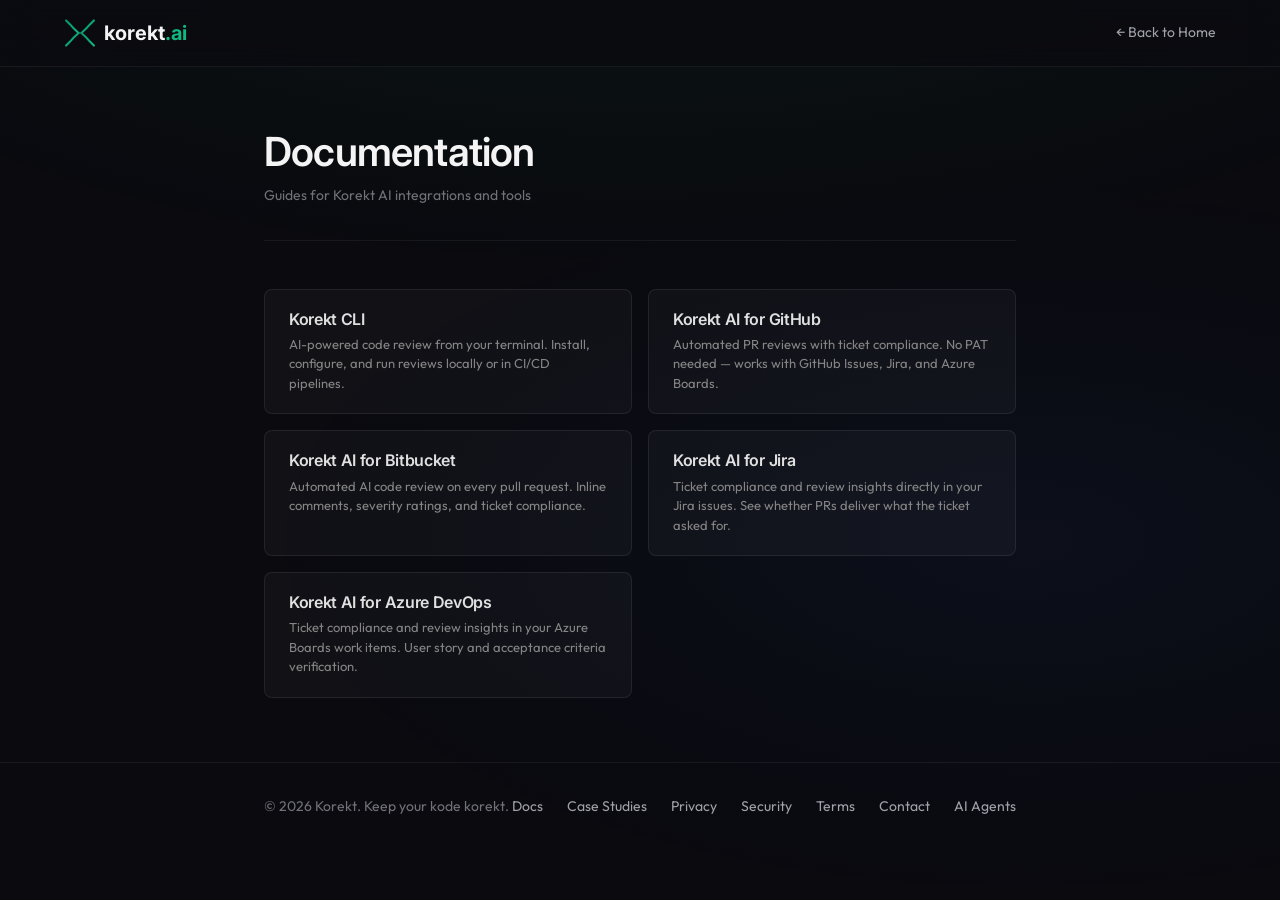
<file: docs.html>
<!DOCTYPE html>
<html lang="en">
<head>
  <meta charset="UTF-8">
  <meta name="viewport" content="width=device-width, initial-scale=1.0">
  <title>Documentation - Korekt AI</title>
  <meta name="description" content="Korekt AI documentation - CLI, Bitbucket, Jira, and Azure DevOps integrations.">

  <!-- Canonical & LLM -->
  <link rel="canonical" href="https://korekt.ai/docs">
  <link rel="alternate" type="text/plain" href="https://korekt.ai/llms.txt" title="LLM-friendly content">

  <!-- Open Graph -->
  <meta property="og:type" content="website">
  <meta property="og:url" content="https://korekt.ai/docs">
  <meta property="og:title" content="Documentation - Korekt AI">
  <meta property="og:description" content="Korekt AI documentation - CLI, Bitbucket, Jira, and Azure DevOps integrations.">
  <meta property="og:image" content="https://korekt.ai/og-image.png">
  <meta property="og:site_name" content="Korekt AI">

  <!-- Twitter Card -->
  <meta name="twitter:card" content="summary">
  <meta name="twitter:title" content="Documentation - Korekt AI">
  <meta name="twitter:description" content="Korekt AI documentation - CLI, Bitbucket, Jira, and Azure DevOps integrations.">
  <meta name="twitter:image" content="https://korekt.ai/og-image.png">

  <!-- Favicon -->
  <link rel="icon" type="image/svg+xml" href="favicon.svg">
  <link rel="apple-touch-icon" href="apple-touch-icon.png">

  <!-- Fonts -->
  <link rel="preconnect" href="https://fonts.googleapis.com">
  <link rel="preconnect" href="https://fonts.gstatic.com" crossorigin>
  <link href="https://fonts.googleapis.com/css2?family=Inter:wght@400;500;600;700&family=Outfit:wght@300;400;500;600;700&family=JetBrains+Mono:wght@400;500&display=swap" rel="stylesheet">

  <!-- Styles -->
  <link rel="stylesheet" href="styles.css">
  <style>
    .container {
      max-width: 800px;
    }
    nav .container {
      max-width: 1200px;
    }
    .docs-grid {
      display: grid;
      grid-template-columns: 1fr 1fr;
      gap: 16px;
      margin-top: 8px;
    }
    @media (max-width: 600px) {
      .docs-grid {
        grid-template-columns: 1fr;
      }
    }
    .docs-card {
      background: rgba(255, 255, 255, 0.03);
      border: 1px solid rgba(255, 255, 255, 0.08);
      border-radius: 8px;
      padding: 20px 24px;
      text-decoration: none;
      transition: border-color 0.2s ease, background 0.2s ease;
    }
    .docs-card:hover {
      border-color: rgba(255, 255, 255, 0.2);
      background: rgba(255, 255, 255, 0.05);
      text-decoration: none;
    }
    .docs-card h3 {
      color: #e0e0e0;
      font-size: 16px;
      font-weight: 600;
      margin: 0 0 6px;
    }
    .docs-card p {
      color: #858585;
      font-size: 13px;
      margin: 0;
      line-height: 1.5;
    }
  </style>
</head>
<body>
  <nav>
    <div class="container">
      <a href="/" class="logo">
        <div class="logo-icon">
          <svg viewBox="-3 -1 46 42" xmlns="http://www.w3.org/2000/svg">
            <defs>
              <linearGradient id="logoGrad" x1="0%" y1="0%" x2="100%" y2="100%">
                <stop offset="0%" style="stop-color:#059669"/>
                <stop offset="100%" style="stop-color:#10b981"/>
              </linearGradient>
            </defs>
            <path d="M18 20 Q10 13 5 7 Q2 4 0 2" stroke="url(#logoGrad)" stroke-width="3" stroke-linecap="round" fill="none"/>
            <path d="M18 20 Q10 27 5 33 Q2 36 0 38" stroke="url(#logoGrad)" stroke-width="3" stroke-linecap="round" fill="none"/>
            <path d="M22 20 Q30 13 35 7 Q38 4 40 2" stroke="url(#logoGrad)" stroke-width="3" stroke-linecap="round" fill="none"/>
            <path d="M22 20 Q30 27 35 33 Q38 36 40 38" stroke="url(#logoGrad)" stroke-width="3" stroke-linecap="round" fill="none"/>
          </svg>
        </div>
        <span>korekt<span class="text-green">.ai</span></span>
      </a>
      <a href="/" class="nav-link">&larr; Back to Home</a>
    </div>
  </nav>

  <main class="content">
    <div class="container">
      <div class="page-header">
        <h1>Documentation</h1>
        <p class="last-updated">Guides for Korekt AI integrations and tools</p>
      </div>

      <div class="docs-grid">
        <a href="/docs/cli" class="docs-card">
          <h3>Korekt CLI</h3>
          <p>AI-powered code review from your terminal. Install, configure, and run reviews locally or in CI/CD pipelines.</p>
        </a>

        <a href="/docs/github" class="docs-card">
          <h3>Korekt AI for GitHub</h3>
          <p>Automated PR reviews with ticket compliance. No PAT needed &mdash; works with GitHub Issues, Jira, and Azure Boards.</p>
        </a>

        <a href="/docs/bitbucket" class="docs-card">
          <h3>Korekt AI for Bitbucket</h3>
          <p>Automated AI code review on every pull request. Inline comments, severity ratings, and ticket compliance.</p>
        </a>

        <a href="/docs/jira" class="docs-card">
          <h3>Korekt AI for Jira</h3>
          <p>Ticket compliance and review insights directly in your Jira issues. See whether PRs deliver what the ticket asked for.</p>
        </a>

        <a href="/docs/azure-devops" class="docs-card">
          <h3>Korekt AI for Azure DevOps</h3>
          <p>Ticket compliance and review insights in your Azure Boards work items. User story and acceptance criteria verification.</p>
        </a>
      </div>
    </div>
  </main>

  <footer>
    <div class="container">
      <div class="footer-text">
        &copy; 2026 Korekt. Keep your kode korekt.
      </div>
      <div class="footer-links">
        <a href="/docs">Docs</a>
        <a href="/case-studies">Case Studies</a>
        <a href="/privacy">Privacy</a>
        <a href="/security">Security</a>
        <a href="/terms">Terms</a>
        <a href="mailto:hello@korekt.ai">Contact</a>
        <a href="llms.txt">AI Agents</a>
      </div>
    </div>
  </footer>
</body>
</html>
</file>
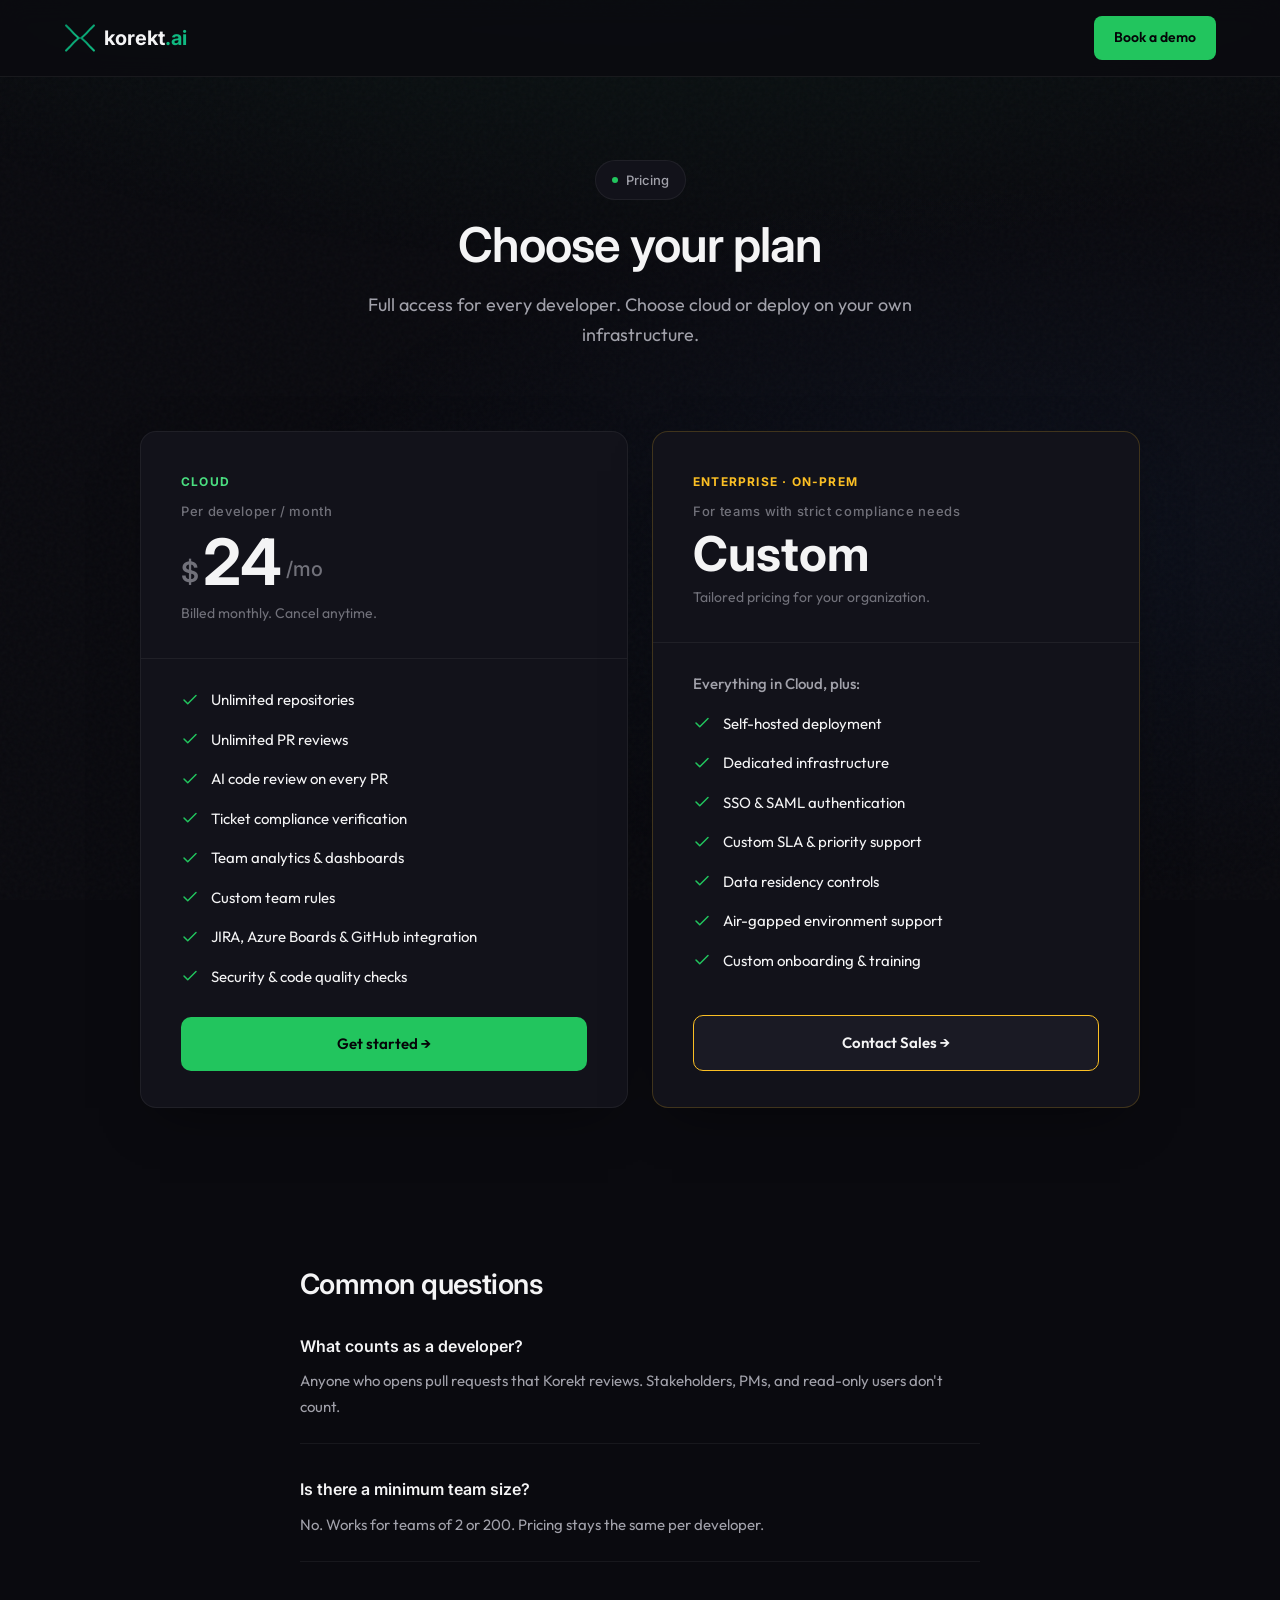
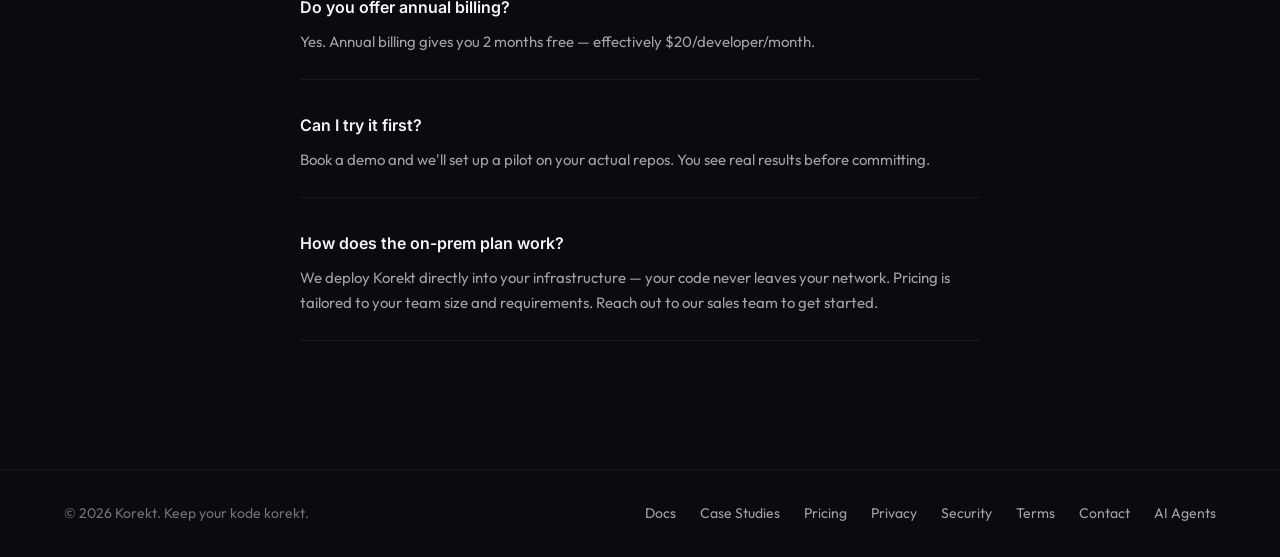
<file: pricing.html>
<!DOCTYPE html>
<html lang="en">
<head>
  <meta charset="UTF-8">
  <meta name="viewport" content="width=device-width, initial-scale=1.0">
  <title>Pricing - Korekt</title>
  <meta name="description" content="Simple, transparent pricing. Full access for every developer. Choose cloud or deploy on your own infrastructure.">

  <!-- Canonical & LLM -->
  <link rel="canonical" href="https://korekt.ai/pricing">
  <link rel="alternate" type="text/plain" href="https://korekt.ai/llms.txt" title="LLM-friendly content">

  <!-- Open Graph -->
  <meta property="og:type" content="website">
  <meta property="og:url" content="https://korekt.ai/pricing">
  <meta property="og:title" content="Pricing - Korekt">
  <meta property="og:description" content="Simple, transparent pricing. Full access for every developer. Choose cloud or deploy on your own infrastructure.">
  <meta property="og:image" content="https://korekt.ai/og-image.png">
  <meta property="og:site_name" content="Korekt AI">

  <!-- Twitter Card -->
  <meta name="twitter:card" content="summary">
  <meta name="twitter:title" content="Pricing - Korekt">
  <meta name="twitter:description" content="Simple, transparent pricing. Full access for every developer. Choose cloud or deploy on your own infrastructure.">
  <meta name="twitter:image" content="https://korekt.ai/og-image.png">

  <!-- Favicon -->
  <link rel="icon" type="image/svg+xml" href="favicon.svg">
  <link rel="apple-touch-icon" href="apple-touch-icon.png">

  <!-- Structured Data: FAQ -->
  <script type="application/ld+json">
  {
    "@context": "https://schema.org",
    "@type": "FAQPage",
    "mainEntity": [
      {
        "@type": "Question",
        "name": "What counts as a developer?",
        "acceptedAnswer": {
          "@type": "Answer",
          "text": "Anyone who opens pull requests that Korekt reviews. Stakeholders, PMs, and read-only users don't count."
        }
      },
      {
        "@type": "Question",
        "name": "Is there a minimum team size?",
        "acceptedAnswer": {
          "@type": "Answer",
          "text": "No. Works for teams of 2 or 200. Pricing stays the same per developer."
        }
      },
      {
        "@type": "Question",
        "name": "Do you offer annual billing?",
        "acceptedAnswer": {
          "@type": "Answer",
          "text": "Yes. Annual billing gives you 2 months free — effectively $20/developer/month."
        }
      },
      {
        "@type": "Question",
        "name": "Can I try it first?",
        "acceptedAnswer": {
          "@type": "Answer",
          "text": "Book a demo and we'll set up a pilot on your actual repos. You see real results before committing."
        }
      },
      {
        "@type": "Question",
        "name": "How does the on-prem plan work?",
        "acceptedAnswer": {
          "@type": "Answer",
          "text": "We deploy Korekt directly into your infrastructure — your code never leaves your network. Pricing is tailored to your team size and requirements. Reach out to our sales team to get started."
        }
      }
    ]
  }
  </script>

  <!-- Fonts -->
  <link rel="preconnect" href="https://fonts.googleapis.com">
  <link rel="preconnect" href="https://fonts.gstatic.com" crossorigin>
  <link href="https://fonts.googleapis.com/css2?family=Inter:wght@400;500;600;700&family=Outfit:wght@300;400;500;600;700&display=swap" rel="stylesheet">

  <!-- Shared Styles -->
  <link rel="stylesheet" href="styles.css">

  <style>
    /* ============================================
       PAGE-SPECIFIC OVERRIDES
       ============================================ */
    body {
      overflow-x: hidden;
    }

    body::after {
      content: '';
      position: fixed;
      inset: 0;
      background-image: url("data:image/svg+xml,%3Csvg viewBox='0 0 256 256' xmlns='http://www.w3.org/2000/svg'%3E%3Cfilter id='noise'%3E%3CfeTurbulence type='fractalNoise' baseFrequency='0.9' numOctaves='4' stitchTiles='stitch'/%3E%3C/filter%3E%3Crect width='100%25' height='100%25' filter='url(%23noise)'/%3E%3C/svg%3E");
      opacity: 0.03;
      pointer-events: none;
      z-index: -1;
    }

    a {
      color: inherit;
      text-decoration: none;
    }

    /* ============================================
       PRICING HERO
       ============================================ */
    .pricing-hero {
      padding-top: 10rem;
      padding-bottom: 5rem;
      text-align: center;
    }

    .pricing-hero .container {
      display: flex;
      flex-direction: column;
      align-items: center;
      gap: 1rem;
    }

    .pricing-badge {
      display: inline-flex;
      align-items: center;
      gap: 0.5rem;
      padding: 0.5rem 1rem;
      background: var(--bg-surface);
      border: 1px solid var(--border);
      border-radius: 100px;
      font-family: var(--font-display);
      font-size: 0.8125rem;
      font-weight: 500;
      color: var(--text-secondary);
    }

    .pricing-badge-dot {
      width: 6px;
      height: 6px;
      border-radius: 50%;
      background: var(--green-500);
    }

    .pricing-hero h1 {
      font-size: clamp(2.5rem, 5vw, 3rem);
      font-weight: 600;
      letter-spacing: -0.02em;
      color: var(--text-primary);
    }

    .pricing-hero .subtitle {
      max-width: 560px;
      font-family: var(--font-body);
      font-size: 1.125rem;
      line-height: 1.7;
      color: var(--text-secondary);
    }

    /* ============================================
       PRICING CARDS
       ============================================ */
    .pricing-cards {
      padding-top: 0;
      padding-bottom: 5rem;
    }

    .cards-grid {
      display: grid;
      grid-template-columns: 1fr 1fr;
      gap: 1.5rem;
      max-width: 1000px;
      margin: 0 auto;
    }

    .pricing-card {
      background: var(--bg-surface);
      border: 1px solid var(--border);
      border-radius: 16px;
      overflow: hidden;
      display: flex;
      flex-direction: column;
      box-shadow: 0 20px 50px -20px rgba(0, 0, 0, 0.5);
    }

    .pricing-card--enterprise {
      border-color: rgba(251, 191, 36, 0.2);
    }

    .card-top {
      padding: 2.5rem 2.5rem 2rem;
      border-bottom: 1px solid var(--border);
      display: flex;
      flex-direction: column;
      gap: 0.5rem;
    }

    .card-tier {
      font-family: var(--font-display);
      font-size: 0.75rem;
      font-weight: 700;
      letter-spacing: 0.1em;
      color: var(--green-400);
    }

    .pricing-card--enterprise .card-tier {
      color: var(--amber-400);
    }

    .card-label {
      font-family: var(--font-display);
      font-size: 0.8125rem;
      font-weight: 500;
      letter-spacing: 0.05em;
      color: var(--text-muted);
    }

    .price-row {
      display: flex;
      align-items: flex-end;
      gap: 0.25rem;
    }

    .price-dollar {
      font-family: var(--font-display);
      font-size: 1.75rem;
      font-weight: 600;
      color: var(--text-muted);
      line-height: 1;
      padding-bottom: 0.5rem;
    }

    .price-amount {
      font-family: var(--font-display);
      font-size: 4rem;
      font-weight: 700;
      color: var(--text-primary);
      line-height: 1;
    }

    .price-period {
      font-family: var(--font-display);
      font-size: 1.25rem;
      font-weight: 500;
      color: var(--text-muted);
      padding-bottom: 0.5rem;
    }

    .card-billed-note {
      font-family: var(--font-body);
      font-size: 0.875rem;
      color: var(--text-muted);
    }

    /* Features list */
    .card-features {
      flex: 1;
      padding: 1.75rem 2.5rem;
      display: flex;
      flex-direction: column;
      gap: 0.875rem;
    }

    .feature-item {
      display: flex;
      align-items: center;
      gap: 0.75rem;
    }

    .feature-check {
      flex-shrink: 0;
      width: 18px;
      height: 18px;
      color: var(--green-500);
    }

    .feature-text {
      font-family: var(--font-body);
      font-size: 0.9375rem;
      color: var(--text-primary);
    }

    .feature-text--secondary {
      color: var(--text-secondary);
      font-weight: 500;
    }

    /* Card CTA */
    .card-cta {
      padding: 0 2.5rem 2.25rem;
    }

    .card-cta .btn {
      width: 100%;
      justify-content: center;
    }

    .btn-enterprise {
      background: var(--bg-elevated);
      color: var(--text-primary);
      border: 1px solid var(--amber-400);
    }

    .btn-enterprise:hover {
      background: var(--bg-hover);
      text-decoration: none;
    }

    /* ============================================
       FAQ SECTION
       ============================================ */
    .faq-section {
      padding-top: 5rem;
      padding-bottom: var(--section-padding);
    }

    .faq-container {
      max-width: 680px;
      margin: 0 auto;
      display: flex;
      flex-direction: column;
      gap: 2rem;
    }

    .faq-container h2 {
      font-size: 1.75rem;
      font-weight: 600;
      letter-spacing: -0.02em;
      margin-bottom: 0;
    }

    .faq-item {
      padding-bottom: 1.5rem;
      border-bottom: 1px solid var(--border);
      display: flex;
      flex-direction: column;
      gap: 0.5rem;
    }

    .faq-question {
      font-family: var(--font-display);
      font-size: 1rem;
      font-weight: 600;
      color: var(--text-primary);
    }

    .faq-answer {
      font-family: var(--font-body);
      font-size: 0.9375rem;
      line-height: 1.7;
      color: var(--text-secondary);
    }

    /* ============================================
       RESPONSIVE
       ============================================ */
    @media (max-width: 768px) {
      .cards-grid {
        grid-template-columns: 1fr;
        max-width: 480px;
      }

      .pricing-hero {
        padding-top: 8rem;
        padding-bottom: 3rem;
      }

      .card-top {
        padding: 2rem;
      }

      .card-features {
        padding: 1.5rem 2rem;
      }

      .card-cta {
        padding: 0 2rem 2rem;
      }

      .price-amount {
        font-size: 3rem;
      }
    }

    @media (max-width: 480px) {
      .pricing-hero h1 {
        font-size: 2rem;
      }

      .pricing-hero .subtitle {
        font-size: 1rem;
      }

      .card-top,
      .card-features,
      .card-cta {
        padding-left: 1.5rem;
        padding-right: 1.5rem;
      }
    }
  </style>
</head>
<body>

  <!-- Navigation -->
  <nav>
    <div class="container">
      <a href="/" class="logo">
        <div class="logo-icon">
          <svg viewBox="-3 -1 46 42" xmlns="http://www.w3.org/2000/svg">
            <defs>
              <linearGradient id="logoGrad" x1="0%" y1="0%" x2="100%" y2="100%">
                <stop offset="0%" style="stop-color:#059669"/>
                <stop offset="100%" style="stop-color:#10b981"/>
              </linearGradient>
            </defs>
            <path d="M18 20 Q10 13 5 7 Q2 4 0 2" stroke="url(#logoGrad)" stroke-width="3" stroke-linecap="round" fill="none"/>
            <path d="M18 20 Q10 27 5 33 Q2 36 0 38" stroke="url(#logoGrad)" stroke-width="3" stroke-linecap="round" fill="none"/>
            <path d="M22 20 Q30 13 35 7 Q38 4 40 2" stroke="url(#logoGrad)" stroke-width="3" stroke-linecap="round" fill="none"/>
            <path d="M22 20 Q30 27 35 33 Q38 36 40 38" stroke="url(#logoGrad)" stroke-width="3" stroke-linecap="round" fill="none"/>
          </svg>
        </div>
        <span>korekt<span class="text-green">.ai</span></span>
      </a>
      <a href="/demo" class="nav-cta">Book a demo</a>
    </div>
  </nav>

  <!-- Pricing Hero -->
  <section class="pricing-hero">
    <div class="container">
      <div class="pricing-badge">
        <span class="pricing-badge-dot"></span>
        Pricing
      </div>
      <h1>Choose your plan</h1>
      <p class="subtitle">Full access for every developer. Choose cloud or deploy on your own infrastructure.</p>
    </div>
  </section>

  <!-- Pricing Cards -->
  <section class="pricing-cards">
    <div class="container">
      <div class="cards-grid">

        <!-- Cloud Card -->
        <div class="pricing-card">
          <div class="card-top">
            <span class="card-tier">CLOUD</span>
            <span class="card-label">Per developer / month</span>
            <div class="price-row">
              <span class="price-dollar">$</span>
              <span class="price-amount">24</span>
              <span class="price-period">/mo</span>
            </div>
            <span class="card-billed-note">Billed monthly. Cancel anytime.</span>
          </div>
          <div class="card-features">
            <div class="feature-item">
              <svg class="feature-check" viewBox="0 0 24 24" fill="none" stroke="currentColor" stroke-width="2" stroke-linecap="round" stroke-linejoin="round"><polyline points="20 6 9 17 4 12"></polyline></svg>
              <span class="feature-text">Unlimited repositories</span>
            </div>
            <div class="feature-item">
              <svg class="feature-check" viewBox="0 0 24 24" fill="none" stroke="currentColor" stroke-width="2" stroke-linecap="round" stroke-linejoin="round"><polyline points="20 6 9 17 4 12"></polyline></svg>
              <span class="feature-text">Unlimited PR reviews</span>
            </div>
            <div class="feature-item">
              <svg class="feature-check" viewBox="0 0 24 24" fill="none" stroke="currentColor" stroke-width="2" stroke-linecap="round" stroke-linejoin="round"><polyline points="20 6 9 17 4 12"></polyline></svg>
              <span class="feature-text">AI code review on every PR</span>
            </div>
            <div class="feature-item">
              <svg class="feature-check" viewBox="0 0 24 24" fill="none" stroke="currentColor" stroke-width="2" stroke-linecap="round" stroke-linejoin="round"><polyline points="20 6 9 17 4 12"></polyline></svg>
              <span class="feature-text">Ticket compliance verification</span>
            </div>
            <div class="feature-item">
              <svg class="feature-check" viewBox="0 0 24 24" fill="none" stroke="currentColor" stroke-width="2" stroke-linecap="round" stroke-linejoin="round"><polyline points="20 6 9 17 4 12"></polyline></svg>
              <span class="feature-text">Team analytics &amp; dashboards</span>
            </div>
            <div class="feature-item">
              <svg class="feature-check" viewBox="0 0 24 24" fill="none" stroke="currentColor" stroke-width="2" stroke-linecap="round" stroke-linejoin="round"><polyline points="20 6 9 17 4 12"></polyline></svg>
              <span class="feature-text">Custom team rules</span>
            </div>
            <div class="feature-item">
              <svg class="feature-check" viewBox="0 0 24 24" fill="none" stroke="currentColor" stroke-width="2" stroke-linecap="round" stroke-linejoin="round"><polyline points="20 6 9 17 4 12"></polyline></svg>
              <span class="feature-text">JIRA, Azure Boards &amp; GitHub integration</span>
            </div>
            <div class="feature-item">
              <svg class="feature-check" viewBox="0 0 24 24" fill="none" stroke="currentColor" stroke-width="2" stroke-linecap="round" stroke-linejoin="round"><polyline points="20 6 9 17 4 12"></polyline></svg>
              <span class="feature-text">Security &amp; code quality checks</span>
            </div>
          </div>
          <div class="card-cta">
            <a href="/demo" class="btn btn-primary">Get started &rarr;</a>
          </div>
        </div>

        <!-- Enterprise On-Prem Card -->
        <div class="pricing-card pricing-card--enterprise">
          <div class="card-top">
            <span class="card-tier">ENTERPRISE &middot; ON-PREM</span>
            <span class="card-label">For teams with strict compliance needs</span>
            <div class="price-row">
              <span class="price-amount" style="font-size: 3rem;">Custom</span>
            </div>
            <span class="card-billed-note">Tailored pricing for your organization.</span>
          </div>
          <div class="card-features">
            <div class="feature-item">
              <span class="feature-text feature-text--secondary">Everything in Cloud, plus:</span>
            </div>
            <div class="feature-item">
              <svg class="feature-check" viewBox="0 0 24 24" fill="none" stroke="currentColor" stroke-width="2" stroke-linecap="round" stroke-linejoin="round"><polyline points="20 6 9 17 4 12"></polyline></svg>
              <span class="feature-text">Self-hosted deployment</span>
            </div>
            <div class="feature-item">
              <svg class="feature-check" viewBox="0 0 24 24" fill="none" stroke="currentColor" stroke-width="2" stroke-linecap="round" stroke-linejoin="round"><polyline points="20 6 9 17 4 12"></polyline></svg>
              <span class="feature-text">Dedicated infrastructure</span>
            </div>
            <div class="feature-item">
              <svg class="feature-check" viewBox="0 0 24 24" fill="none" stroke="currentColor" stroke-width="2" stroke-linecap="round" stroke-linejoin="round"><polyline points="20 6 9 17 4 12"></polyline></svg>
              <span class="feature-text">SSO &amp; SAML authentication</span>
            </div>
            <div class="feature-item">
              <svg class="feature-check" viewBox="0 0 24 24" fill="none" stroke="currentColor" stroke-width="2" stroke-linecap="round" stroke-linejoin="round"><polyline points="20 6 9 17 4 12"></polyline></svg>
              <span class="feature-text">Custom SLA &amp; priority support</span>
            </div>
            <div class="feature-item">
              <svg class="feature-check" viewBox="0 0 24 24" fill="none" stroke="currentColor" stroke-width="2" stroke-linecap="round" stroke-linejoin="round"><polyline points="20 6 9 17 4 12"></polyline></svg>
              <span class="feature-text">Data residency controls</span>
            </div>
            <div class="feature-item">
              <svg class="feature-check" viewBox="0 0 24 24" fill="none" stroke="currentColor" stroke-width="2" stroke-linecap="round" stroke-linejoin="round"><polyline points="20 6 9 17 4 12"></polyline></svg>
              <span class="feature-text">Air-gapped environment support</span>
            </div>
            <div class="feature-item">
              <svg class="feature-check" viewBox="0 0 24 24" fill="none" stroke="currentColor" stroke-width="2" stroke-linecap="round" stroke-linejoin="round"><polyline points="20 6 9 17 4 12"></polyline></svg>
              <span class="feature-text">Custom onboarding &amp; training</span>
            </div>
          </div>
          <div class="card-cta">
            <a href="/demo" class="btn btn-enterprise">Contact Sales &rarr;</a>
          </div>
        </div>

      </div>
    </div>
  </section>

  <!-- FAQ Section -->
  <section class="faq-section">
    <div class="container">
      <div class="faq-container">
        <h2>Common questions</h2>

        <div class="faq-item">
          <p class="faq-question">What counts as a developer?</p>
          <p class="faq-answer">Anyone who opens pull requests that Korekt reviews. Stakeholders, PMs, and read-only users don't count.</p>
        </div>

        <div class="faq-item">
          <p class="faq-question">Is there a minimum team size?</p>
          <p class="faq-answer">No. Works for teams of 2 or 200. Pricing stays the same per developer.</p>
        </div>

        <div class="faq-item">
          <p class="faq-question">Do you offer annual billing?</p>
          <p class="faq-answer">Yes. Annual billing gives you 2 months free &mdash; effectively $20/developer/month.</p>
        </div>

        <div class="faq-item">
          <p class="faq-question">Can I try it first?</p>
          <p class="faq-answer">Book a demo and we'll set up a pilot on your actual repos. You see real results before committing.</p>
        </div>

        <div class="faq-item">
          <p class="faq-question">How does the on-prem plan work?</p>
          <p class="faq-answer">We deploy Korekt directly into your infrastructure &mdash; your code never leaves your network. Pricing is tailored to your team size and requirements. Reach out to our sales team to get started.</p>
        </div>
      </div>
    </div>
  </section>

  <!-- Footer -->
  <footer>
    <div class="container">
      <div class="footer-text">
        &copy; 2026 Korekt. Keep your kode korekt.
      </div>
      <div class="footer-links">
        <a href="/docs">Docs</a>
        <a href="/case-studies">Case Studies</a>
        <a href="/pricing">Pricing</a>
        <a href="/privacy">Privacy</a>
        <a href="/security">Security</a>
        <a href="/terms">Terms</a>
        <a href="mailto:hello@korekt.ai">Contact</a>
        <a href="llms.txt">AI Agents</a>
      </div>
    </div>
  </footer>

</body>
</html>
</file>
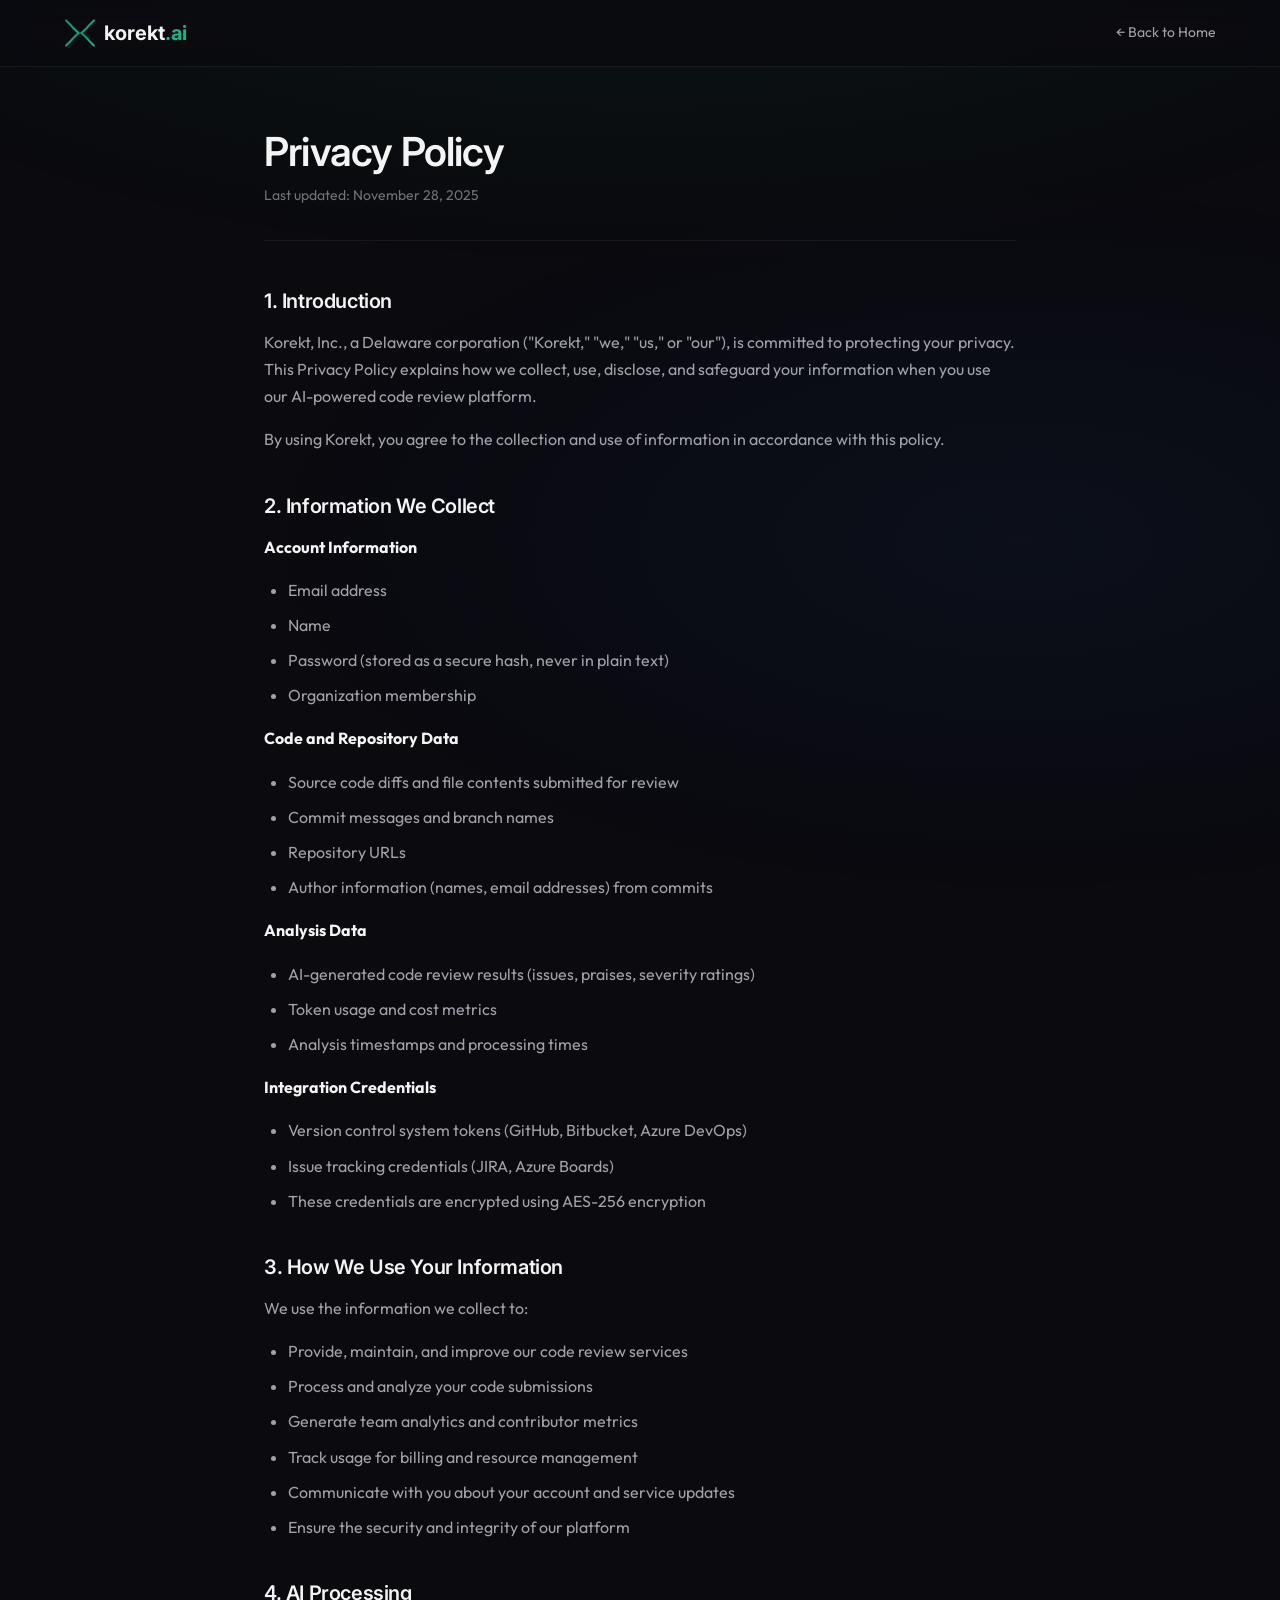
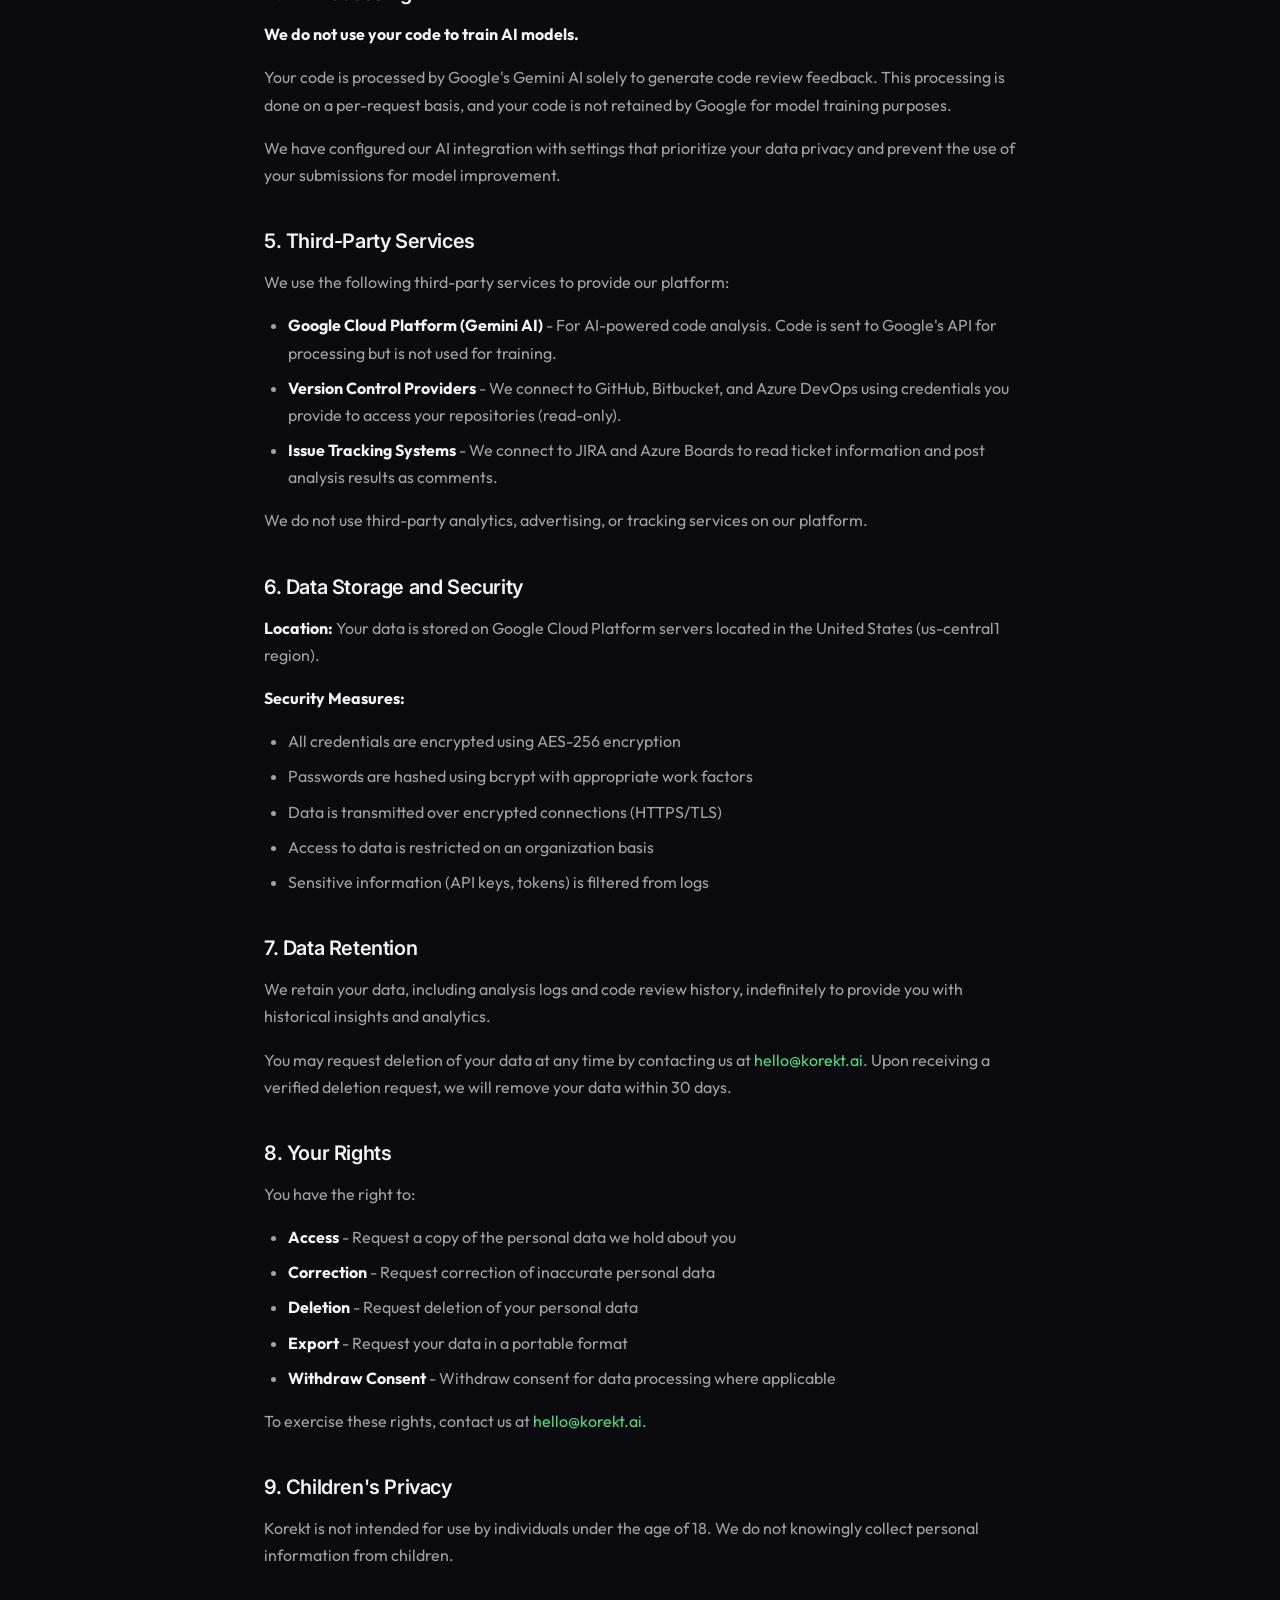
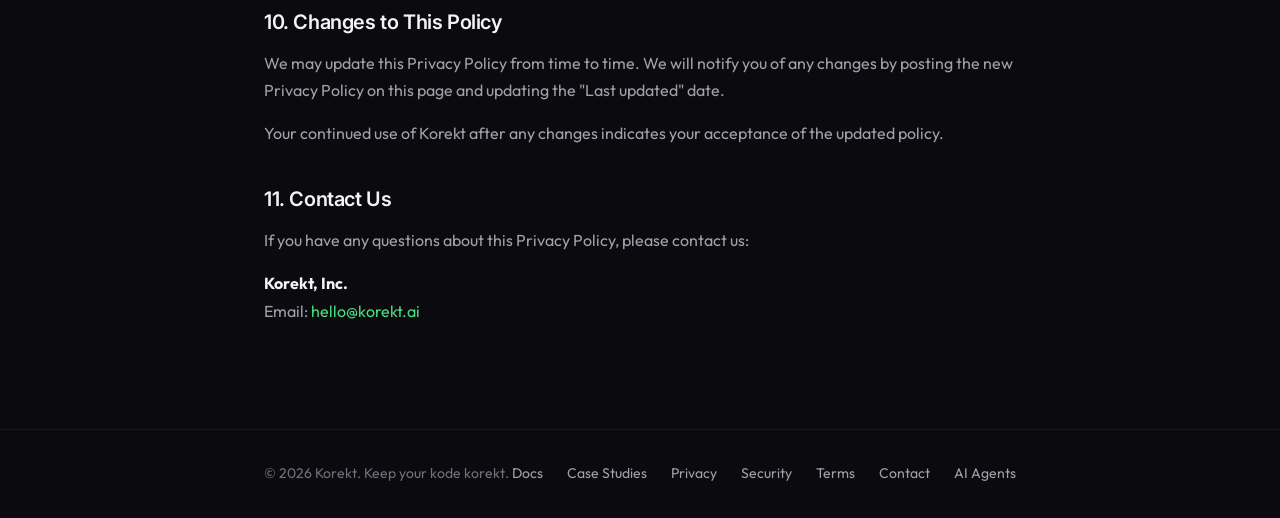
<file: privacy.html>
<!DOCTYPE html>
<html lang="en">
<head>
  <meta charset="UTF-8">
  <meta name="viewport" content="width=device-width, initial-scale=1.0">
  <title>Privacy Policy - Korekt</title>
  <meta name="description" content="Privacy Policy for Korekt - AI-powered code review platform">

  <!-- Canonical & LLM -->
  <link rel="canonical" href="https://korekt.ai/privacy">
  <link rel="alternate" type="text/plain" href="https://korekt.ai/llms.txt" title="LLM-friendly content">

  <!-- Open Graph -->
  <meta property="og:type" content="website">
  <meta property="og:url" content="https://korekt.ai/privacy">
  <meta property="og:title" content="Privacy Policy - Korekt">
  <meta property="og:description" content="Privacy Policy for Korekt - AI-powered code review platform">
  <meta property="og:image" content="https://korekt.ai/og-image.png">
  <meta property="og:site_name" content="Korekt AI">

  <!-- Twitter Card -->
  <meta name="twitter:card" content="summary">
  <meta name="twitter:title" content="Privacy Policy - Korekt">
  <meta name="twitter:description" content="Privacy Policy for Korekt - AI-powered code review platform">
  <meta name="twitter:image" content="https://korekt.ai/og-image.png">

  <!-- Favicon -->
  <link rel="icon" type="image/svg+xml" href="favicon.svg">
  <link rel="apple-touch-icon" href="apple-touch-icon.png">

  <!-- Fonts -->
  <link rel="preconnect" href="https://fonts.googleapis.com">
  <link rel="preconnect" href="https://fonts.gstatic.com" crossorigin>
  <link href="https://fonts.googleapis.com/css2?family=Inter:wght@400;500;600;700&family=Outfit:wght@300;400;500;600;700&display=swap" rel="stylesheet">

  <!-- Styles -->
  <link rel="stylesheet" href="styles.css">
  <style>
    /* Page-specific: narrower content width */
    .container {
      max-width: 800px;
    }
    nav .container {
      max-width: 1200px;
    }
  </style>
</head>
<body>
  <nav>
    <div class="container">
      <a href="/" class="logo">
        <div class="logo-icon">
          <svg viewBox="-3 -1 46 42" xmlns="http://www.w3.org/2000/svg">
            <defs>
              <linearGradient id="logoGrad" x1="0%" y1="0%" x2="100%" y2="100%">
                <stop offset="0%" style="stop-color:#059669"/>
                <stop offset="100%" style="stop-color:#10b981"/>
              </linearGradient>
            </defs>
            <path d="M18 20 Q10 13 5 7 Q2 4 0 2" stroke="url(#logoGrad)" stroke-width="3" stroke-linecap="round" fill="none"/>
            <path d="M18 20 Q10 27 5 33 Q2 36 0 38" stroke="url(#logoGrad)" stroke-width="3" stroke-linecap="round" fill="none"/>
            <path d="M22 20 Q30 13 35 7 Q38 4 40 2" stroke="url(#logoGrad)" stroke-width="3" stroke-linecap="round" fill="none"/>
            <path d="M22 20 Q30 27 35 33 Q38 36 40 38" stroke="url(#logoGrad)" stroke-width="3" stroke-linecap="round" fill="none"/>
          </svg>
        </div>
        <span>korekt<span class="text-green">.ai</span></span>
      </a>
      <a href="/" class="nav-link">&larr; Back to Home</a>
    </div>
  </nav>

  <main class="content">
    <div class="container">
      <div class="page-header">
        <h1>Privacy Policy</h1>
        <p class="last-updated">Last updated: November 28, 2025</p>
      </div>

      <div class="policy-section">
        <h2>1. Introduction</h2>
        <p>Korekt, Inc., a Delaware corporation ("Korekt," "we," "us," or "our"), is committed to protecting your privacy. This Privacy Policy explains how we collect, use, disclose, and safeguard your information when you use our AI-powered code review platform.</p>
        <p>By using Korekt, you agree to the collection and use of information in accordance with this policy.</p>
      </div>

      <div class="policy-section">
        <h2>2. Information We Collect</h2>
        <p><strong>Account Information</strong></p>
        <ul>
          <li>Email address</li>
          <li>Name</li>
          <li>Password (stored as a secure hash, never in plain text)</li>
          <li>Organization membership</li>
        </ul>

        <p><strong>Code and Repository Data</strong></p>
        <ul>
          <li>Source code diffs and file contents submitted for review</li>
          <li>Commit messages and branch names</li>
          <li>Repository URLs</li>
          <li>Author information (names, email addresses) from commits</li>
        </ul>

        <p><strong>Analysis Data</strong></p>
        <ul>
          <li>AI-generated code review results (issues, praises, severity ratings)</li>
          <li>Token usage and cost metrics</li>
          <li>Analysis timestamps and processing times</li>
        </ul>

        <p><strong>Integration Credentials</strong></p>
        <ul>
          <li>Version control system tokens (GitHub, Bitbucket, Azure DevOps)</li>
          <li>Issue tracking credentials (JIRA, Azure Boards)</li>
          <li>These credentials are encrypted using AES-256 encryption</li>
        </ul>
      </div>

      <div class="policy-section">
        <h2>3. How We Use Your Information</h2>
        <p>We use the information we collect to:</p>
        <ul>
          <li>Provide, maintain, and improve our code review services</li>
          <li>Process and analyze your code submissions</li>
          <li>Generate team analytics and contributor metrics</li>
          <li>Track usage for billing and resource management</li>
          <li>Communicate with you about your account and service updates</li>
          <li>Ensure the security and integrity of our platform</li>
        </ul>
      </div>

      <div class="policy-section">
        <h2>4. AI Processing</h2>
        <p><strong>We do not use your code to train AI models.</strong></p>
        <p>Your code is processed by Google's Gemini AI solely to generate code review feedback. This processing is done on a per-request basis, and your code is not retained by Google for model training purposes.</p>
        <p>We have configured our AI integration with settings that prioritize your data privacy and prevent the use of your submissions for model improvement.</p>
      </div>

      <div class="policy-section">
        <h2>5. Third-Party Services</h2>
        <p>We use the following third-party services to provide our platform:</p>
        <ul>
          <li><strong>Google Cloud Platform (Gemini AI)</strong> - For AI-powered code analysis. Code is sent to Google's API for processing but is not used for training.</li>
          <li><strong>Version Control Providers</strong> - We connect to GitHub, Bitbucket, and Azure DevOps using credentials you provide to access your repositories (read-only).</li>
          <li><strong>Issue Tracking Systems</strong> - We connect to JIRA and Azure Boards to read ticket information and post analysis results as comments.</li>
        </ul>
        <p>We do not use third-party analytics, advertising, or tracking services on our platform.</p>
      </div>

      <div class="policy-section">
        <h2>6. Data Storage and Security</h2>
        <p><strong>Location:</strong> Your data is stored on Google Cloud Platform servers located in the United States (us-central1 region).</p>
        <p><strong>Security Measures:</strong></p>
        <ul>
          <li>All credentials are encrypted using AES-256 encryption</li>
          <li>Passwords are hashed using bcrypt with appropriate work factors</li>
          <li>Data is transmitted over encrypted connections (HTTPS/TLS)</li>
          <li>Access to data is restricted on an organization basis</li>
          <li>Sensitive information (API keys, tokens) is filtered from logs</li>
        </ul>
      </div>

      <div class="policy-section">
        <h2>7. Data Retention</h2>
        <p>We retain your data, including analysis logs and code review history, indefinitely to provide you with historical insights and analytics.</p>
        <p>You may request deletion of your data at any time by contacting us at <a href="mailto:hello@korekt.ai">hello@korekt.ai</a>. Upon receiving a verified deletion request, we will remove your data within 30 days.</p>
      </div>

      <div class="policy-section">
        <h2>8. Your Rights</h2>
        <p>You have the right to:</p>
        <ul>
          <li><strong>Access</strong> - Request a copy of the personal data we hold about you</li>
          <li><strong>Correction</strong> - Request correction of inaccurate personal data</li>
          <li><strong>Deletion</strong> - Request deletion of your personal data</li>
          <li><strong>Export</strong> - Request your data in a portable format</li>
          <li><strong>Withdraw Consent</strong> - Withdraw consent for data processing where applicable</li>
        </ul>
        <p>To exercise these rights, contact us at <a href="mailto:hello@korekt.ai">hello@korekt.ai</a>.</p>
      </div>

      <div class="policy-section">
        <h2>9. Children's Privacy</h2>
        <p>Korekt is not intended for use by individuals under the age of 18. We do not knowingly collect personal information from children.</p>
      </div>

      <div class="policy-section">
        <h2>10. Changes to This Policy</h2>
        <p>We may update this Privacy Policy from time to time. We will notify you of any changes by posting the new Privacy Policy on this page and updating the "Last updated" date.</p>
        <p>Your continued use of Korekt after any changes indicates your acceptance of the updated policy.</p>
      </div>

      <div class="policy-section">
        <h2>11. Contact Us</h2>
        <p>If you have any questions about this Privacy Policy, please contact us:</p>
        <p>
          <strong>Korekt, Inc.</strong><br>
          Email: <a href="mailto:hello@korekt.ai">hello@korekt.ai</a>
        </p>
      </div>
    </div>
  </main>

  <footer>
    <div class="container">
      <div class="footer-text">
        &copy; 2026 Korekt. Keep your kode korekt.
      </div>
      <div class="footer-links">
        <a href="/docs">Docs</a>
        <a href="/case-studies">Case Studies</a>
        <a href="/privacy">Privacy</a>
        <a href="/security">Security</a>
        <a href="/terms">Terms</a>
        <a href="mailto:hello@korekt.ai">Contact</a>
        <a href="llms.txt">AI Agents</a>
      </div>
    </div>
  </footer>
</body>
</html>
</file>
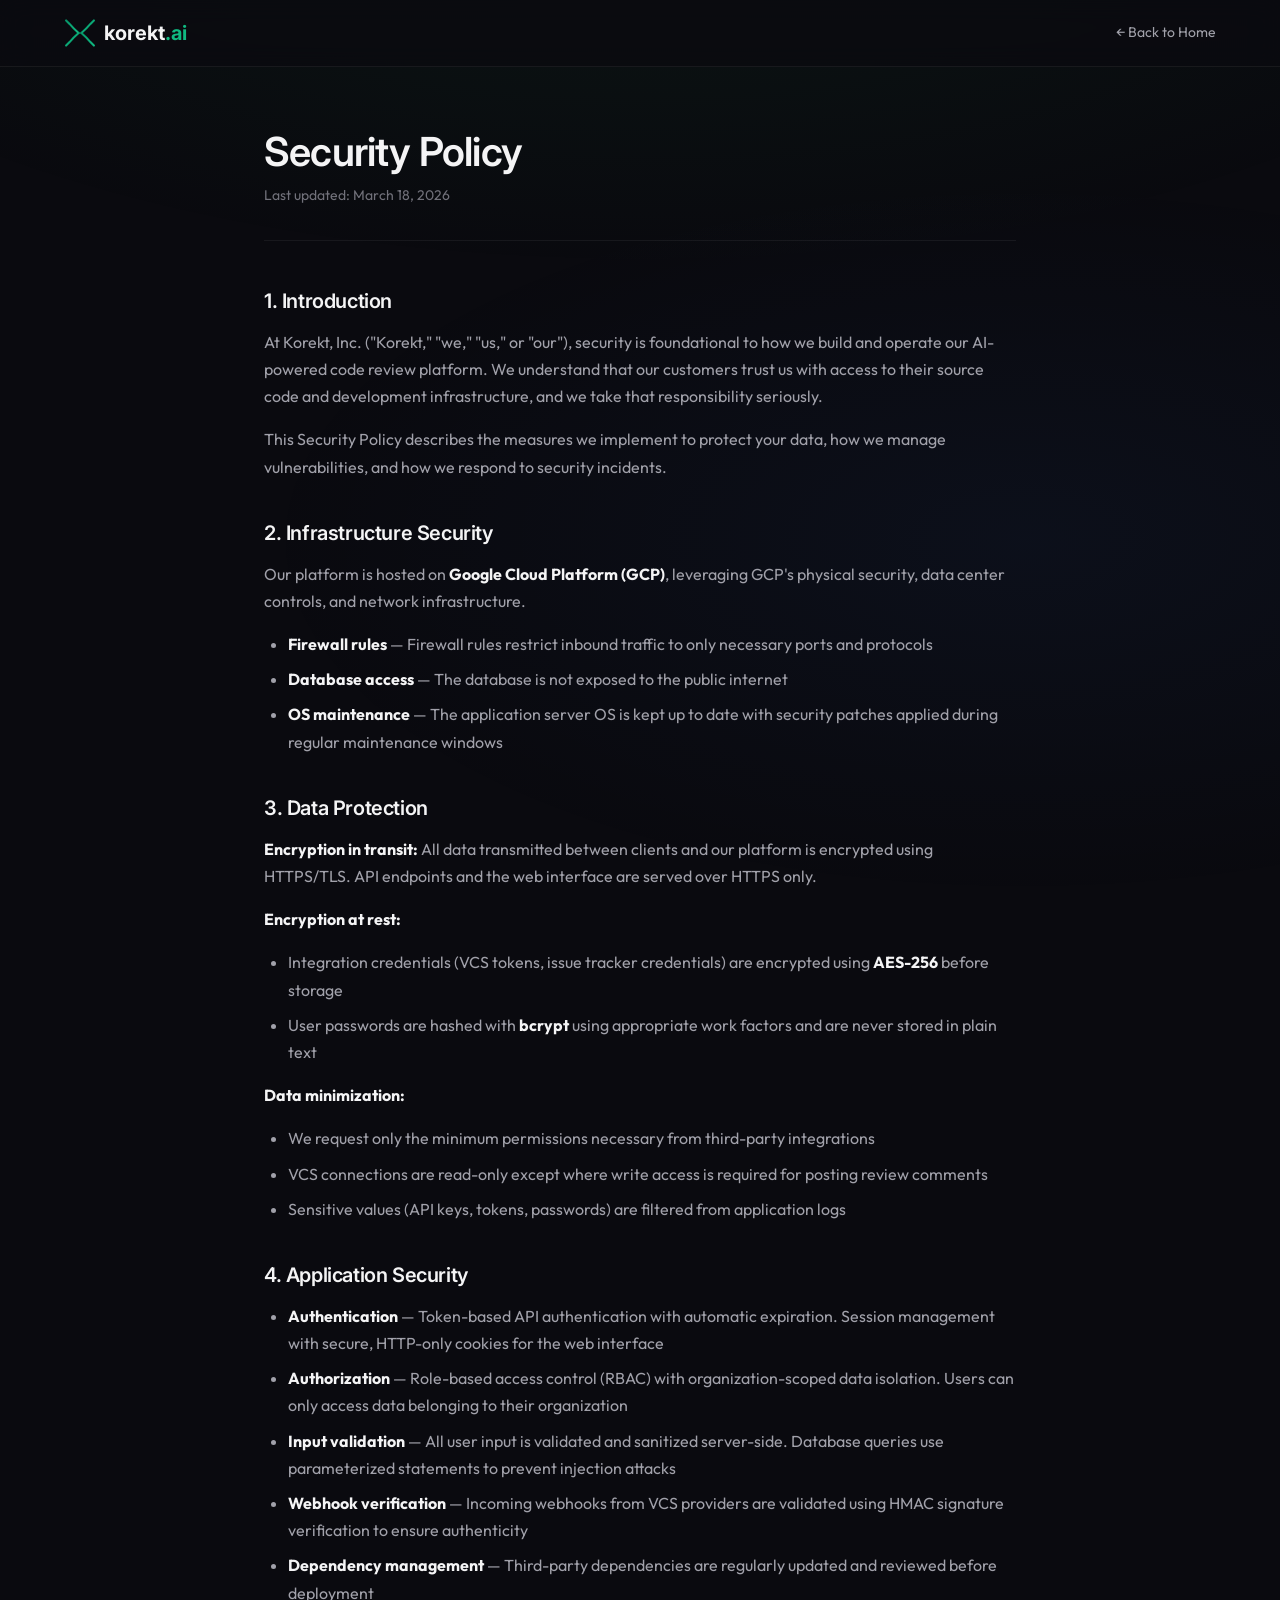
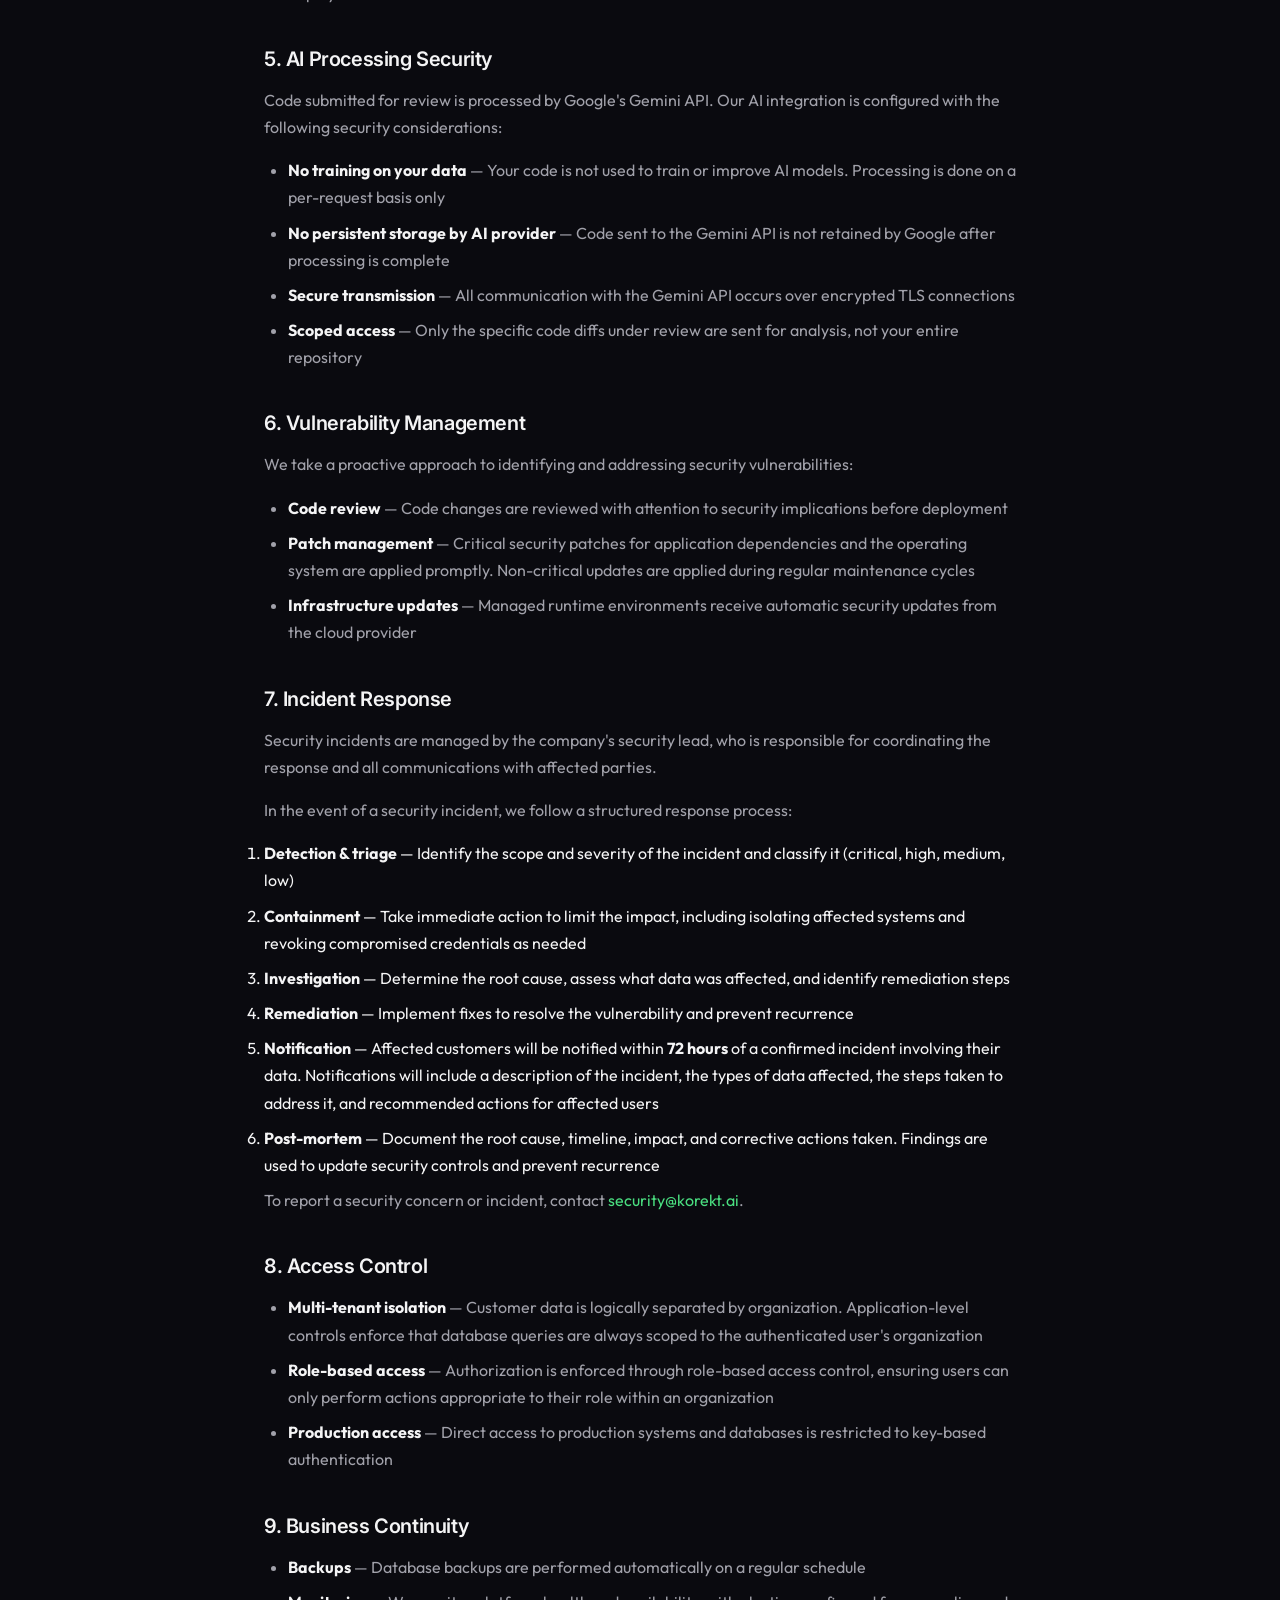
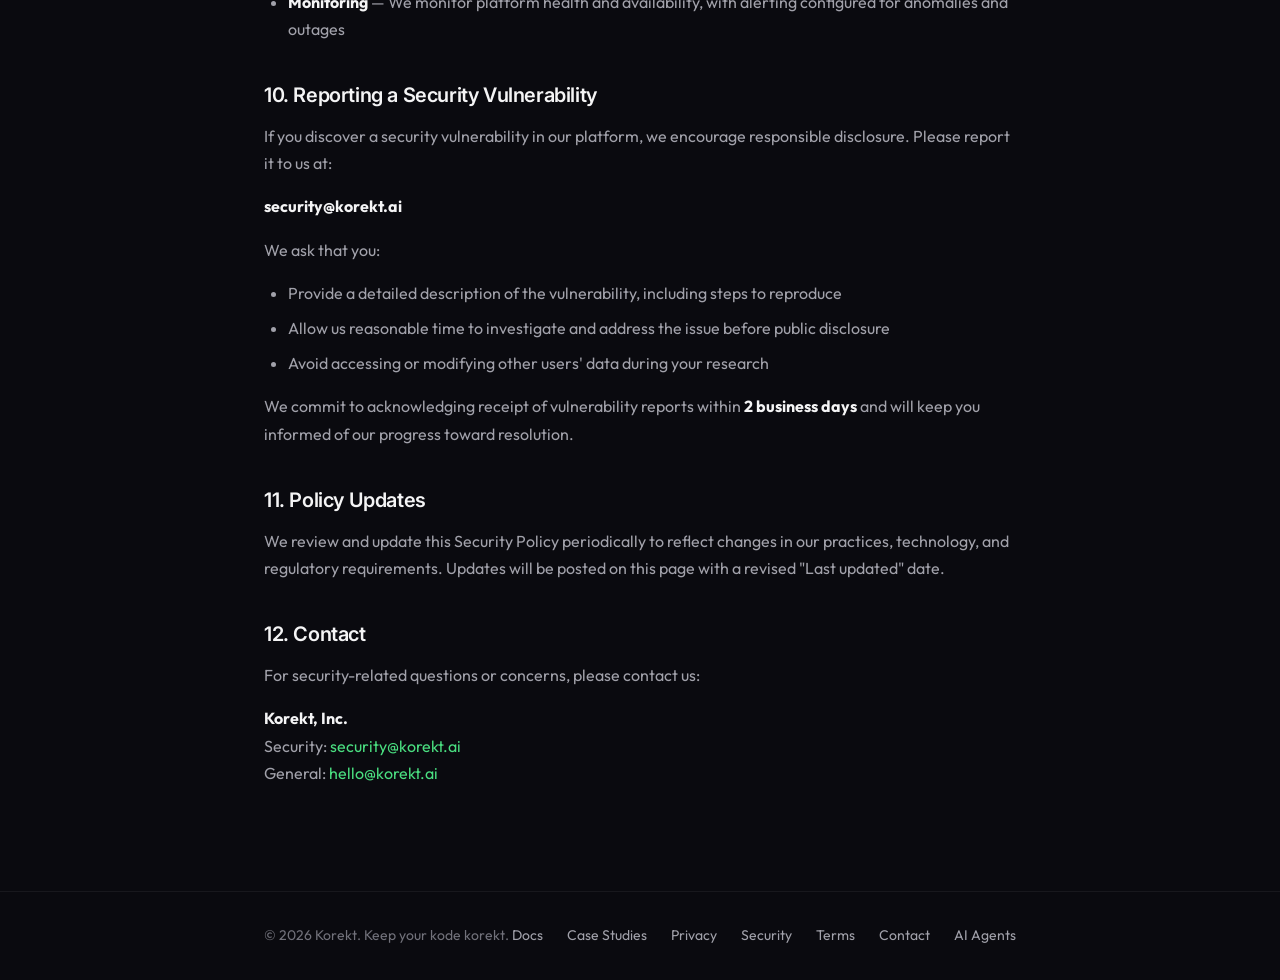
<file: security.html>
<!DOCTYPE html>
<html lang="en">
<head>
  <meta charset="UTF-8">
  <meta name="viewport" content="width=device-width, initial-scale=1.0">
  <title>Security Policy - Korekt</title>
  <meta name="description" content="Security Policy for Korekt - how we secure our AI-powered code review platform">

  <!-- Canonical & LLM -->
  <link rel="canonical" href="https://korekt.ai/security">
  <link rel="alternate" type="text/plain" href="https://korekt.ai/llms.txt" title="LLM-friendly content">

  <!-- Open Graph -->
  <meta property="og:type" content="website">
  <meta property="og:url" content="https://korekt.ai/security">
  <meta property="og:title" content="Security Policy - Korekt">
  <meta property="og:description" content="Security Policy for Korekt - how we secure our AI-powered code review platform">
  <meta property="og:image" content="https://korekt.ai/og-image.png">
  <meta property="og:site_name" content="Korekt AI">

  <!-- Twitter Card -->
  <meta name="twitter:card" content="summary">
  <meta name="twitter:title" content="Security Policy - Korekt">
  <meta name="twitter:description" content="Security Policy for Korekt - how we secure our AI-powered code review platform">
  <meta name="twitter:image" content="https://korekt.ai/og-image.png">

  <!-- Favicon -->
  <link rel="icon" type="image/svg+xml" href="favicon.svg">
  <link rel="apple-touch-icon" href="apple-touch-icon.png">

  <!-- Fonts -->
  <link rel="preconnect" href="https://fonts.googleapis.com">
  <link rel="preconnect" href="https://fonts.gstatic.com" crossorigin>
  <link href="https://fonts.googleapis.com/css2?family=Inter:wght@400;500;600;700&family=Outfit:wght@300;400;500;600;700&display=swap" rel="stylesheet">

  <!-- Styles -->
  <link rel="stylesheet" href="styles.css">
  <style>
    /* Page-specific: narrower content width */
    .container {
      max-width: 800px;
    }
    nav .container {
      max-width: 1200px;
    }
  </style>
</head>
<body>
  <nav>
    <div class="container">
      <a href="/" class="logo">
        <div class="logo-icon">
          <svg viewBox="-3 -1 46 42" xmlns="http://www.w3.org/2000/svg">
            <defs>
              <linearGradient id="logoGrad" x1="0%" y1="0%" x2="100%" y2="100%">
                <stop offset="0%" style="stop-color:#059669"/>
                <stop offset="100%" style="stop-color:#10b981"/>
              </linearGradient>
            </defs>
            <path d="M18 20 Q10 13 5 7 Q2 4 0 2" stroke="url(#logoGrad)" stroke-width="3" stroke-linecap="round" fill="none"/>
            <path d="M18 20 Q10 27 5 33 Q2 36 0 38" stroke="url(#logoGrad)" stroke-width="3" stroke-linecap="round" fill="none"/>
            <path d="M22 20 Q30 13 35 7 Q38 4 40 2" stroke="url(#logoGrad)" stroke-width="3" stroke-linecap="round" fill="none"/>
            <path d="M22 20 Q30 27 35 33 Q38 36 40 38" stroke="url(#logoGrad)" stroke-width="3" stroke-linecap="round" fill="none"/>
          </svg>
        </div>
        <span>korekt<span class="text-green">.ai</span></span>
      </a>
      <a href="/" class="nav-link">&larr; Back to Home</a>
    </div>
  </nav>

  <main class="content">
    <div class="container">
      <div class="page-header">
        <h1>Security Policy</h1>
        <p class="last-updated">Last updated: March 18, 2026</p>
      </div>

      <div class="policy-section">
        <h2>1. Introduction</h2>
        <p>At Korekt, Inc. ("Korekt," "we," "us," or "our"), security is foundational to how we build and operate our AI-powered code review platform. We understand that our customers trust us with access to their source code and development infrastructure, and we take that responsibility seriously.</p>
        <p>This Security Policy describes the measures we implement to protect your data, how we manage vulnerabilities, and how we respond to security incidents.</p>
      </div>

      <div class="policy-section">
        <h2>2. Infrastructure Security</h2>
        <p>Our platform is hosted on <strong>Google Cloud Platform (GCP)</strong>, leveraging GCP's physical security, data center controls, and network infrastructure.</p>
        <ul>
          <li><strong>Firewall rules</strong> &mdash; Firewall rules restrict inbound traffic to only necessary ports and protocols</li>
          <li><strong>Database access</strong> &mdash; The database is not exposed to the public internet</li>
          <li><strong>OS maintenance</strong> &mdash; The application server OS is kept up to date with security patches applied during regular maintenance windows</li>
        </ul>
      </div>

      <div class="policy-section">
        <h2>3. Data Protection</h2>
        <p><strong>Encryption in transit:</strong> All data transmitted between clients and our platform is encrypted using HTTPS/TLS. API endpoints and the web interface are served over HTTPS only.</p>
        <p><strong>Encryption at rest:</strong></p>
        <ul>
          <li>Integration credentials (VCS tokens, issue tracker credentials) are encrypted using <strong>AES-256</strong> before storage</li>
          <li>User passwords are hashed with <strong>bcrypt</strong> using appropriate work factors and are never stored in plain text</li>
        </ul>
        <p><strong>Data minimization:</strong></p>
        <ul>
          <li>We request only the minimum permissions necessary from third-party integrations</li>
          <li>VCS connections are read-only except where write access is required for posting review comments</li>
          <li>Sensitive values (API keys, tokens, passwords) are filtered from application logs</li>
        </ul>
      </div>

      <div class="policy-section">
        <h2>4. Application Security</h2>
        <ul>
          <li><strong>Authentication</strong> &mdash; Token-based API authentication with automatic expiration. Session management with secure, HTTP-only cookies for the web interface</li>
          <li><strong>Authorization</strong> &mdash; Role-based access control (RBAC) with organization-scoped data isolation. Users can only access data belonging to their organization</li>
          <li><strong>Input validation</strong> &mdash; All user input is validated and sanitized server-side. Database queries use parameterized statements to prevent injection attacks</li>
          <li><strong>Webhook verification</strong> &mdash; Incoming webhooks from VCS providers are validated using HMAC signature verification to ensure authenticity</li>
          <li><strong>Dependency management</strong> &mdash; Third-party dependencies are regularly updated and reviewed before deployment</li>
        </ul>
      </div>

      <div class="policy-section">
        <h2>5. AI Processing Security</h2>
        <p>Code submitted for review is processed by Google's Gemini API. Our AI integration is configured with the following security considerations:</p>
        <ul>
          <li><strong>No training on your data</strong> &mdash; Your code is not used to train or improve AI models. Processing is done on a per-request basis only</li>
          <li><strong>No persistent storage by AI provider</strong> &mdash; Code sent to the Gemini API is not retained by Google after processing is complete</li>
          <li><strong>Secure transmission</strong> &mdash; All communication with the Gemini API occurs over encrypted TLS connections</li>
          <li><strong>Scoped access</strong> &mdash; Only the specific code diffs under review are sent for analysis, not your entire repository</li>
        </ul>
      </div>

      <div class="policy-section">
        <h2>6. Vulnerability Management</h2>
        <p>We take a proactive approach to identifying and addressing security vulnerabilities:</p>
        <ul>
          <li><strong>Code review</strong> &mdash; Code changes are reviewed with attention to security implications before deployment</li>
          <li><strong>Patch management</strong> &mdash; Critical security patches for application dependencies and the operating system are applied promptly. Non-critical updates are applied during regular maintenance cycles</li>
          <li><strong>Infrastructure updates</strong> &mdash; Managed runtime environments receive automatic security updates from the cloud provider</li>
        </ul>
      </div>

      <div class="policy-section">
        <h2>7. Incident Response</h2>
        <p>Security incidents are managed by the company's security lead, who is responsible for coordinating the response and all communications with affected parties.</p>
        <p>In the event of a security incident, we follow a structured response process:</p>
        <ol>
          <li><strong>Detection &amp; triage</strong> &mdash; Identify the scope and severity of the incident and classify it (critical, high, medium, low)</li>
          <li><strong>Containment</strong> &mdash; Take immediate action to limit the impact, including isolating affected systems and revoking compromised credentials as needed</li>
          <li><strong>Investigation</strong> &mdash; Determine the root cause, assess what data was affected, and identify remediation steps</li>
          <li><strong>Remediation</strong> &mdash; Implement fixes to resolve the vulnerability and prevent recurrence</li>
          <li><strong>Notification</strong> &mdash; Affected customers will be notified within <strong>72 hours</strong> of a confirmed incident involving their data. Notifications will include a description of the incident, the types of data affected, the steps taken to address it, and recommended actions for affected users</li>
          <li><strong>Post-mortem</strong> &mdash; Document the root cause, timeline, impact, and corrective actions taken. Findings are used to update security controls and prevent recurrence</li>
        </ol>
        <p>To report a security concern or incident, contact <a href="mailto:security@korekt.ai">security@korekt.ai</a>.</p>
      </div>

      <div class="policy-section">
        <h2>8. Access Control</h2>
        <ul>
          <li><strong>Multi-tenant isolation</strong> &mdash; Customer data is logically separated by organization. Application-level controls enforce that database queries are always scoped to the authenticated user's organization</li>
          <li><strong>Role-based access</strong> &mdash; Authorization is enforced through role-based access control, ensuring users can only perform actions appropriate to their role within an organization</li>
          <li><strong>Production access</strong> &mdash; Direct access to production systems and databases is restricted to key-based authentication</li>
        </ul>
      </div>

      <div class="policy-section">
        <h2>9. Business Continuity</h2>
        <ul>
          <li><strong>Backups</strong> &mdash; Database backups are performed automatically on a regular schedule</li>
          <li><strong>Monitoring</strong> &mdash; We monitor platform health and availability, with alerting configured for anomalies and outages</li>
        </ul>
      </div>

      <div class="policy-section">
        <h2>10. Reporting a Security Vulnerability</h2>
        <p>If you discover a security vulnerability in our platform, we encourage responsible disclosure. Please report it to us at:</p>
        <p><a href="mailto:security@korekt.ai"><strong>security@korekt.ai</strong></a></p>
        <p>We ask that you:</p>
        <ul>
          <li>Provide a detailed description of the vulnerability, including steps to reproduce</li>
          <li>Allow us reasonable time to investigate and address the issue before public disclosure</li>
          <li>Avoid accessing or modifying other users' data during your research</li>
        </ul>
        <p>We commit to acknowledging receipt of vulnerability reports within <strong>2 business days</strong> and will keep you informed of our progress toward resolution.</p>
      </div>

      <div class="policy-section">
        <h2>11. Policy Updates</h2>
        <p>We review and update this Security Policy periodically to reflect changes in our practices, technology, and regulatory requirements. Updates will be posted on this page with a revised "Last updated" date.</p>
      </div>

      <div class="policy-section">
        <h2>12. Contact</h2>
        <p>For security-related questions or concerns, please contact us:</p>
        <p>
          <strong>Korekt, Inc.</strong><br>
          Security: <a href="mailto:security@korekt.ai">security@korekt.ai</a><br>
          General: <a href="mailto:hello@korekt.ai">hello@korekt.ai</a>
        </p>
      </div>
    </div>
  </main>

  <footer>
    <div class="container">
      <div class="footer-text">
        &copy; 2026 Korekt. Keep your kode korekt.
      </div>
      <div class="footer-links">
        <a href="/docs">Docs</a>
        <a href="/case-studies">Case Studies</a>
        <a href="/privacy">Privacy</a>
        <a href="/security">Security</a>
        <a href="/terms">Terms</a>
        <a href="mailto:hello@korekt.ai">Contact</a>
        <a href="llms.txt">AI Agents</a>
      </div>
    </div>
  </footer>
</body>
</html>
</file>
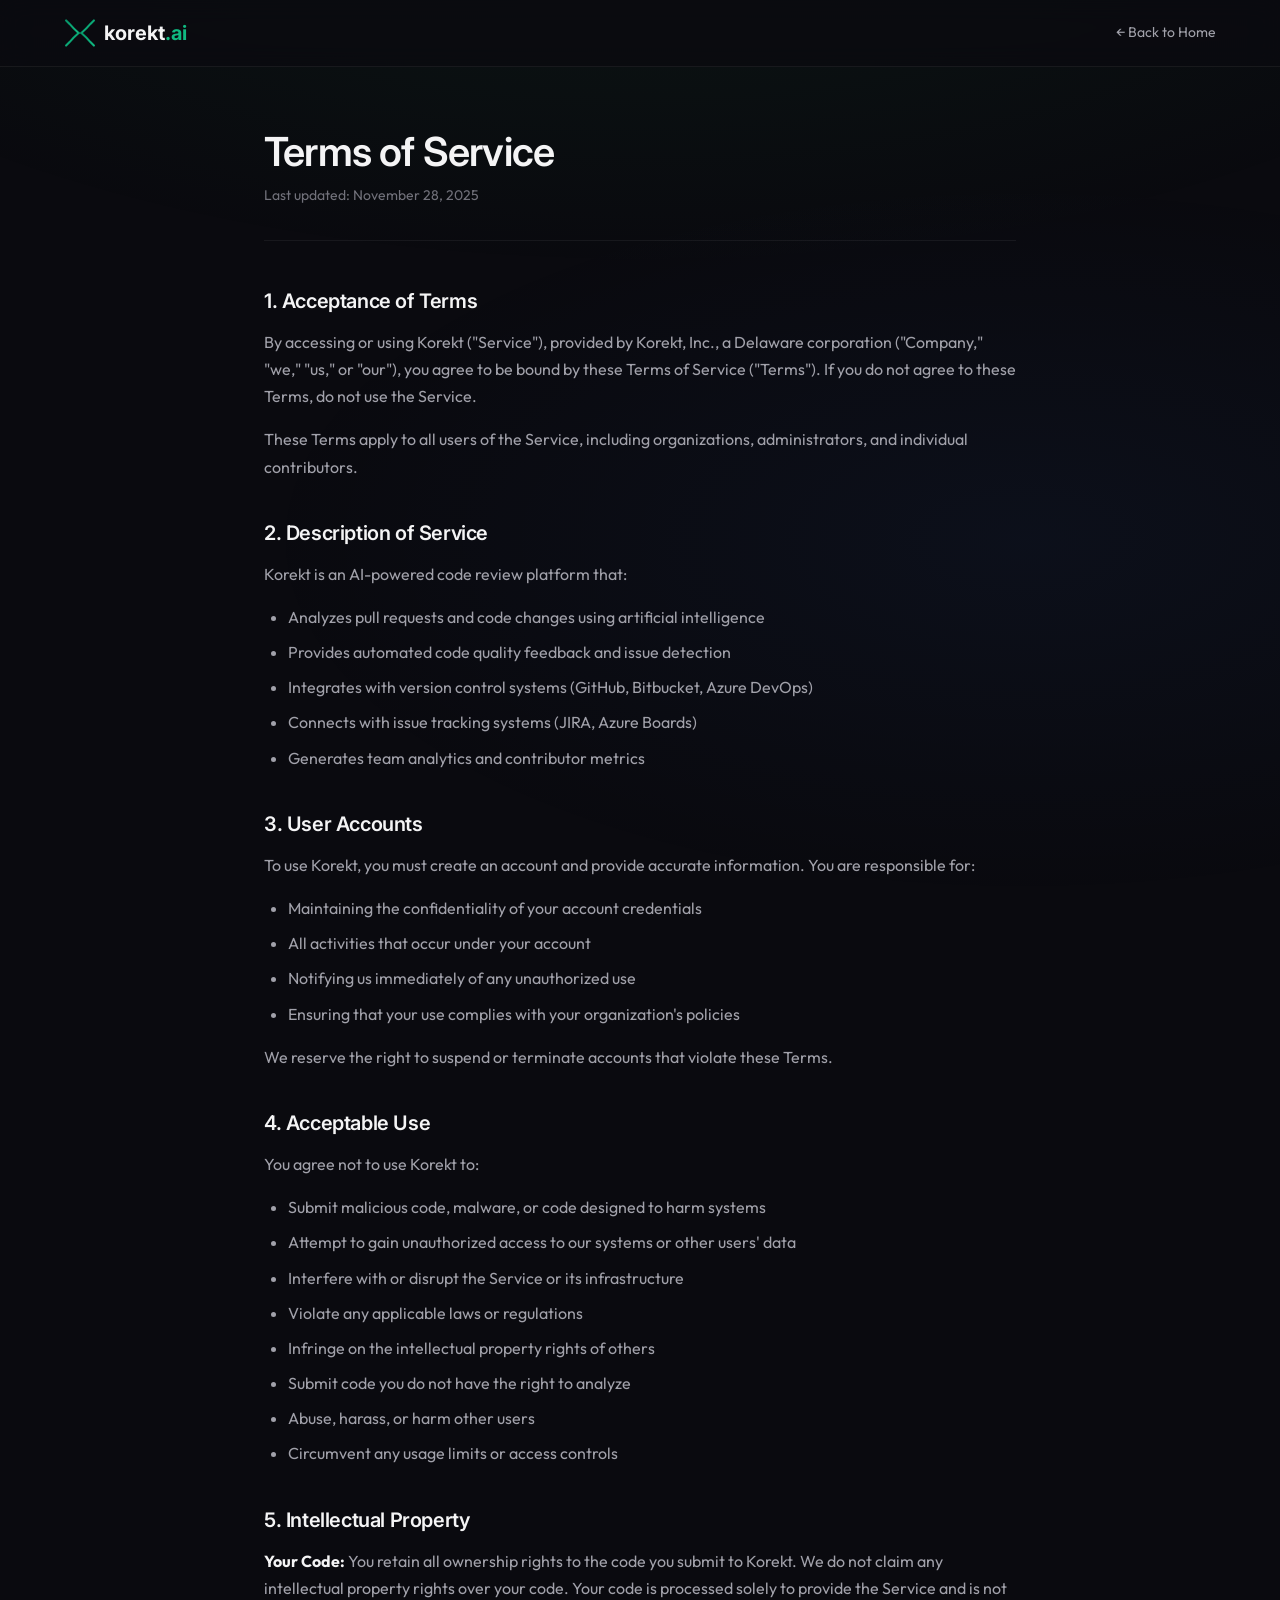
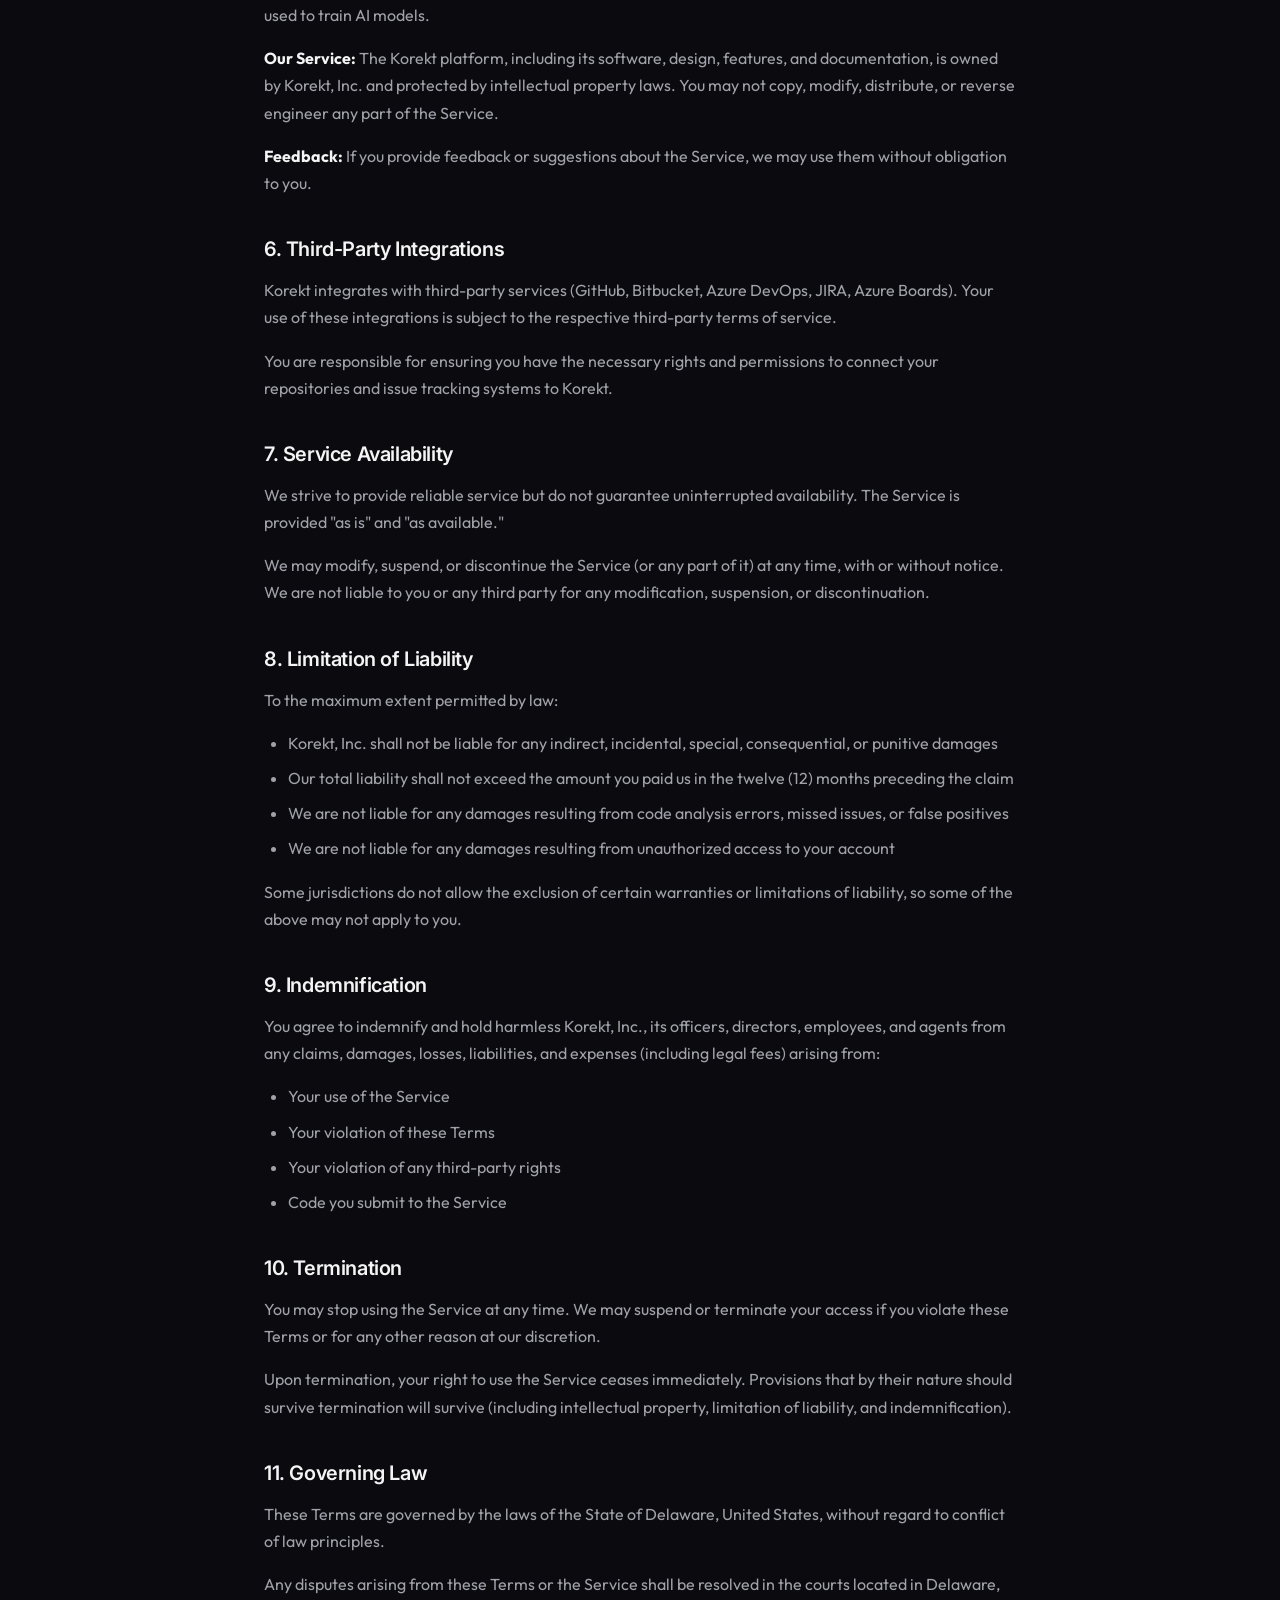
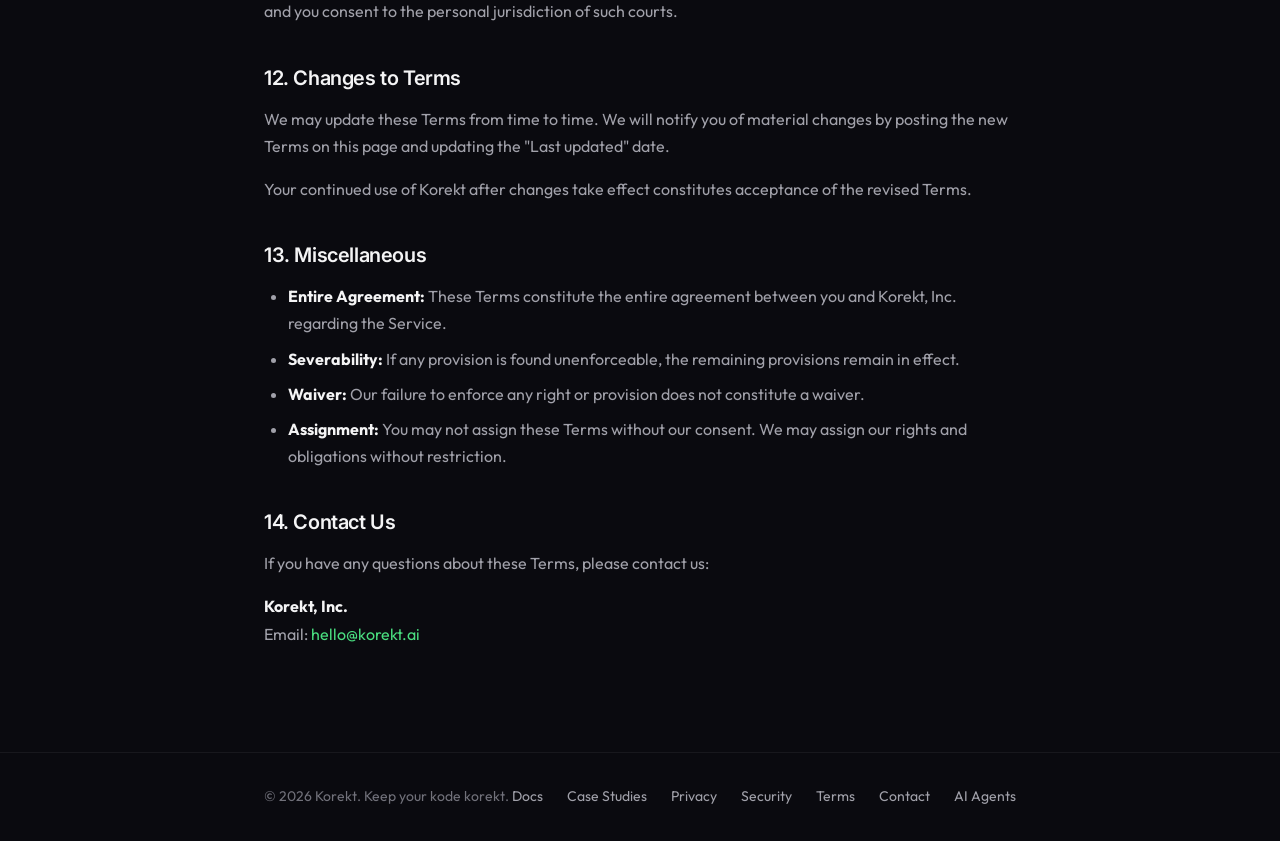
<file: terms.html>
<!DOCTYPE html>
<html lang="en">
<head>
  <meta charset="UTF-8">
  <meta name="viewport" content="width=device-width, initial-scale=1.0">
  <title>Terms of Service - Korekt</title>
  <meta name="description" content="Terms of Service for Korekt - AI-powered code review platform">

  <!-- Canonical & LLM -->
  <link rel="canonical" href="https://korekt.ai/terms">
  <link rel="alternate" type="text/plain" href="https://korekt.ai/llms.txt" title="LLM-friendly content">

  <!-- Open Graph -->
  <meta property="og:type" content="website">
  <meta property="og:url" content="https://korekt.ai/terms">
  <meta property="og:title" content="Terms of Service - Korekt">
  <meta property="og:description" content="Terms of Service for Korekt - AI-powered code review platform">
  <meta property="og:image" content="https://korekt.ai/og-image.png">
  <meta property="og:site_name" content="Korekt AI">

  <!-- Twitter Card -->
  <meta name="twitter:card" content="summary">
  <meta name="twitter:title" content="Terms of Service - Korekt">
  <meta name="twitter:description" content="Terms of Service for Korekt - AI-powered code review platform">
  <meta name="twitter:image" content="https://korekt.ai/og-image.png">

  <!-- Favicon -->
  <link rel="icon" type="image/svg+xml" href="favicon.svg">
  <link rel="apple-touch-icon" href="apple-touch-icon.png">

  <!-- Fonts -->
  <link rel="preconnect" href="https://fonts.googleapis.com">
  <link rel="preconnect" href="https://fonts.gstatic.com" crossorigin>
  <link href="https://fonts.googleapis.com/css2?family=Inter:wght@400;500;600;700&family=Outfit:wght@300;400;500;600;700&display=swap" rel="stylesheet">

  <!-- Styles -->
  <link rel="stylesheet" href="styles.css">
  <style>
    /* Page-specific: narrower content width */
    .container {
      max-width: 800px;
    }
    nav .container {
      max-width: 1200px;
    }
  </style>
</head>
<body>
  <nav>
    <div class="container">
      <a href="/" class="logo">
        <div class="logo-icon">
          <svg viewBox="-3 -1 46 42" xmlns="http://www.w3.org/2000/svg">
            <defs>
              <linearGradient id="logoGrad" x1="0%" y1="0%" x2="100%" y2="100%">
                <stop offset="0%" style="stop-color:#059669"/>
                <stop offset="100%" style="stop-color:#10b981"/>
              </linearGradient>
            </defs>
            <path d="M18 20 Q10 13 5 7 Q2 4 0 2" stroke="url(#logoGrad)" stroke-width="3" stroke-linecap="round" fill="none"/>
            <path d="M18 20 Q10 27 5 33 Q2 36 0 38" stroke="url(#logoGrad)" stroke-width="3" stroke-linecap="round" fill="none"/>
            <path d="M22 20 Q30 13 35 7 Q38 4 40 2" stroke="url(#logoGrad)" stroke-width="3" stroke-linecap="round" fill="none"/>
            <path d="M22 20 Q30 27 35 33 Q38 36 40 38" stroke="url(#logoGrad)" stroke-width="3" stroke-linecap="round" fill="none"/>
          </svg>
        </div>
        <span>korekt<span class="text-green">.ai</span></span>
      </a>
      <a href="/" class="nav-link">&larr; Back to Home</a>
    </div>
  </nav>

  <main class="content">
    <div class="container">
      <div class="page-header">
        <h1>Terms of Service</h1>
        <p class="last-updated">Last updated: November 28, 2025</p>
      </div>

      <div class="policy-section">
        <h2>1. Acceptance of Terms</h2>
        <p>By accessing or using Korekt ("Service"), provided by Korekt, Inc., a Delaware corporation ("Company," "we," "us," or "our"), you agree to be bound by these Terms of Service ("Terms"). If you do not agree to these Terms, do not use the Service.</p>
        <p>These Terms apply to all users of the Service, including organizations, administrators, and individual contributors.</p>
      </div>

      <div class="policy-section">
        <h2>2. Description of Service</h2>
        <p>Korekt is an AI-powered code review platform that:</p>
        <ul>
          <li>Analyzes pull requests and code changes using artificial intelligence</li>
          <li>Provides automated code quality feedback and issue detection</li>
          <li>Integrates with version control systems (GitHub, Bitbucket, Azure DevOps)</li>
          <li>Connects with issue tracking systems (JIRA, Azure Boards)</li>
          <li>Generates team analytics and contributor metrics</li>
        </ul>
      </div>

      <div class="policy-section">
        <h2>3. User Accounts</h2>
        <p>To use Korekt, you must create an account and provide accurate information. You are responsible for:</p>
        <ul>
          <li>Maintaining the confidentiality of your account credentials</li>
          <li>All activities that occur under your account</li>
          <li>Notifying us immediately of any unauthorized use</li>
          <li>Ensuring that your use complies with your organization's policies</li>
        </ul>
        <p>We reserve the right to suspend or terminate accounts that violate these Terms.</p>
      </div>

      <div class="policy-section">
        <h2>4. Acceptable Use</h2>
        <p>You agree not to use Korekt to:</p>
        <ul>
          <li>Submit malicious code, malware, or code designed to harm systems</li>
          <li>Attempt to gain unauthorized access to our systems or other users' data</li>
          <li>Interfere with or disrupt the Service or its infrastructure</li>
          <li>Violate any applicable laws or regulations</li>
          <li>Infringe on the intellectual property rights of others</li>
          <li>Submit code you do not have the right to analyze</li>
          <li>Abuse, harass, or harm other users</li>
          <li>Circumvent any usage limits or access controls</li>
        </ul>
      </div>

      <div class="policy-section">
        <h2>5. Intellectual Property</h2>
        <p><strong>Your Code:</strong> You retain all ownership rights to the code you submit to Korekt. We do not claim any intellectual property rights over your code. Your code is processed solely to provide the Service and is not used to train AI models.</p>
        <p><strong>Our Service:</strong> The Korekt platform, including its software, design, features, and documentation, is owned by Korekt, Inc. and protected by intellectual property laws. You may not copy, modify, distribute, or reverse engineer any part of the Service.</p>
        <p><strong>Feedback:</strong> If you provide feedback or suggestions about the Service, we may use them without obligation to you.</p>
      </div>

      <div class="policy-section">
        <h2>6. Third-Party Integrations</h2>
        <p>Korekt integrates with third-party services (GitHub, Bitbucket, Azure DevOps, JIRA, Azure Boards). Your use of these integrations is subject to the respective third-party terms of service.</p>
        <p>You are responsible for ensuring you have the necessary rights and permissions to connect your repositories and issue tracking systems to Korekt.</p>
      </div>

      <div class="policy-section">
        <h2>7. Service Availability</h2>
        <p>We strive to provide reliable service but do not guarantee uninterrupted availability. The Service is provided "as is" and "as available."</p>
        <p>We may modify, suspend, or discontinue the Service (or any part of it) at any time, with or without notice. We are not liable to you or any third party for any modification, suspension, or discontinuation.</p>
      </div>

      <div class="policy-section">
        <h2>8. Limitation of Liability</h2>
        <p>To the maximum extent permitted by law:</p>
        <ul>
          <li>Korekt, Inc. shall not be liable for any indirect, incidental, special, consequential, or punitive damages</li>
          <li>Our total liability shall not exceed the amount you paid us in the twelve (12) months preceding the claim</li>
          <li>We are not liable for any damages resulting from code analysis errors, missed issues, or false positives</li>
          <li>We are not liable for any damages resulting from unauthorized access to your account</li>
        </ul>
        <p>Some jurisdictions do not allow the exclusion of certain warranties or limitations of liability, so some of the above may not apply to you.</p>
      </div>

      <div class="policy-section">
        <h2>9. Indemnification</h2>
        <p>You agree to indemnify and hold harmless Korekt, Inc., its officers, directors, employees, and agents from any claims, damages, losses, liabilities, and expenses (including legal fees) arising from:</p>
        <ul>
          <li>Your use of the Service</li>
          <li>Your violation of these Terms</li>
          <li>Your violation of any third-party rights</li>
          <li>Code you submit to the Service</li>
        </ul>
      </div>

      <div class="policy-section">
        <h2>10. Termination</h2>
        <p>You may stop using the Service at any time. We may suspend or terminate your access if you violate these Terms or for any other reason at our discretion.</p>
        <p>Upon termination, your right to use the Service ceases immediately. Provisions that by their nature should survive termination will survive (including intellectual property, limitation of liability, and indemnification).</p>
      </div>

      <div class="policy-section">
        <h2>11. Governing Law</h2>
        <p>These Terms are governed by the laws of the State of Delaware, United States, without regard to conflict of law principles.</p>
        <p>Any disputes arising from these Terms or the Service shall be resolved in the courts located in Delaware, and you consent to the personal jurisdiction of such courts.</p>
      </div>

      <div class="policy-section">
        <h2>12. Changes to Terms</h2>
        <p>We may update these Terms from time to time. We will notify you of material changes by posting the new Terms on this page and updating the "Last updated" date.</p>
        <p>Your continued use of Korekt after changes take effect constitutes acceptance of the revised Terms.</p>
      </div>

      <div class="policy-section">
        <h2>13. Miscellaneous</h2>
        <ul>
          <li><strong>Entire Agreement:</strong> These Terms constitute the entire agreement between you and Korekt, Inc. regarding the Service.</li>
          <li><strong>Severability:</strong> If any provision is found unenforceable, the remaining provisions remain in effect.</li>
          <li><strong>Waiver:</strong> Our failure to enforce any right or provision does not constitute a waiver.</li>
          <li><strong>Assignment:</strong> You may not assign these Terms without our consent. We may assign our rights and obligations without restriction.</li>
        </ul>
      </div>

      <div class="policy-section">
        <h2>14. Contact Us</h2>
        <p>If you have any questions about these Terms, please contact us:</p>
        <p>
          <strong>Korekt, Inc.</strong><br>
          Email: <a href="mailto:hello@korekt.ai">hello@korekt.ai</a>
        </p>
      </div>
    </div>
  </main>

  <footer>
    <div class="container">
      <div class="footer-text">
        &copy; 2026 Korekt. Keep your kode korekt.
      </div>
      <div class="footer-links">
        <a href="/docs">Docs</a>
        <a href="/case-studies">Case Studies</a>
        <a href="/privacy">Privacy</a>
        <a href="/security">Security</a>
        <a href="/terms">Terms</a>
        <a href="mailto:hello@korekt.ai">Contact</a>
        <a href="llms.txt">AI Agents</a>
      </div>
    </div>
  </footer>
</body>
</html>
</file>
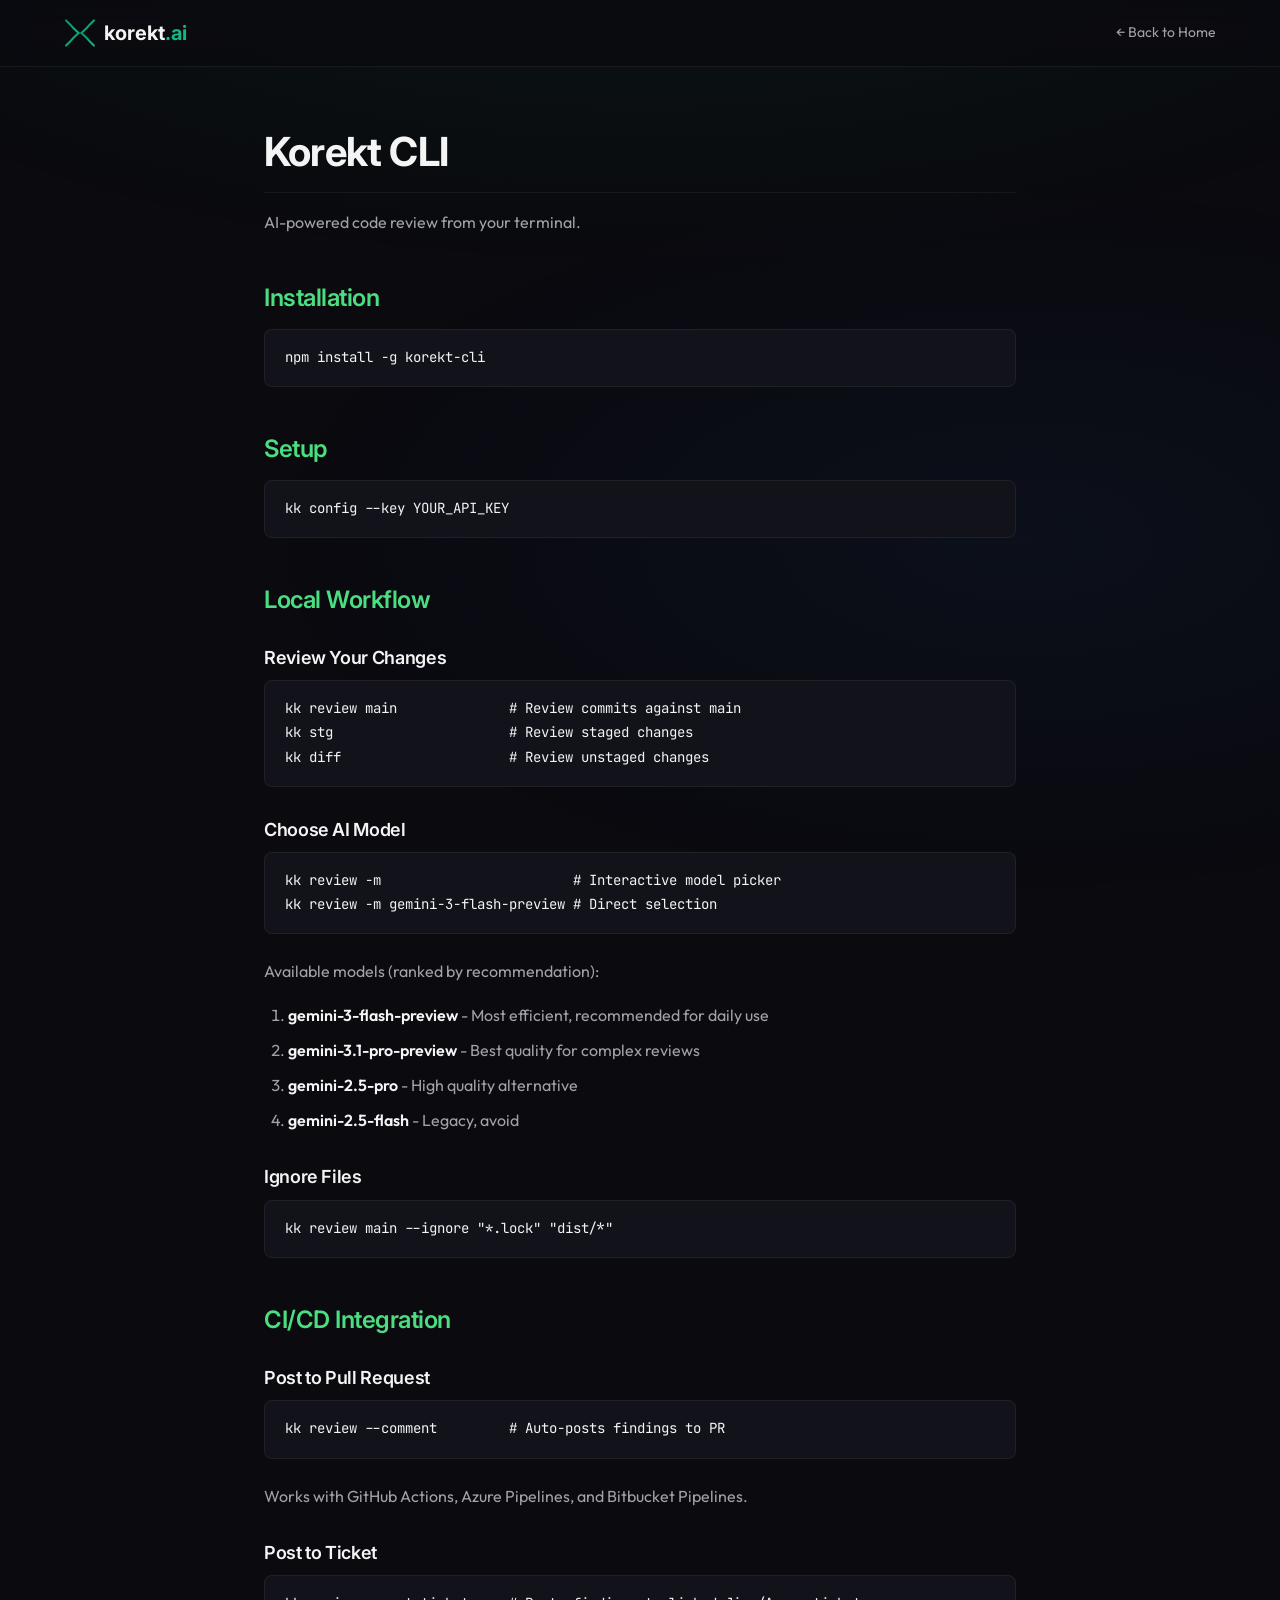
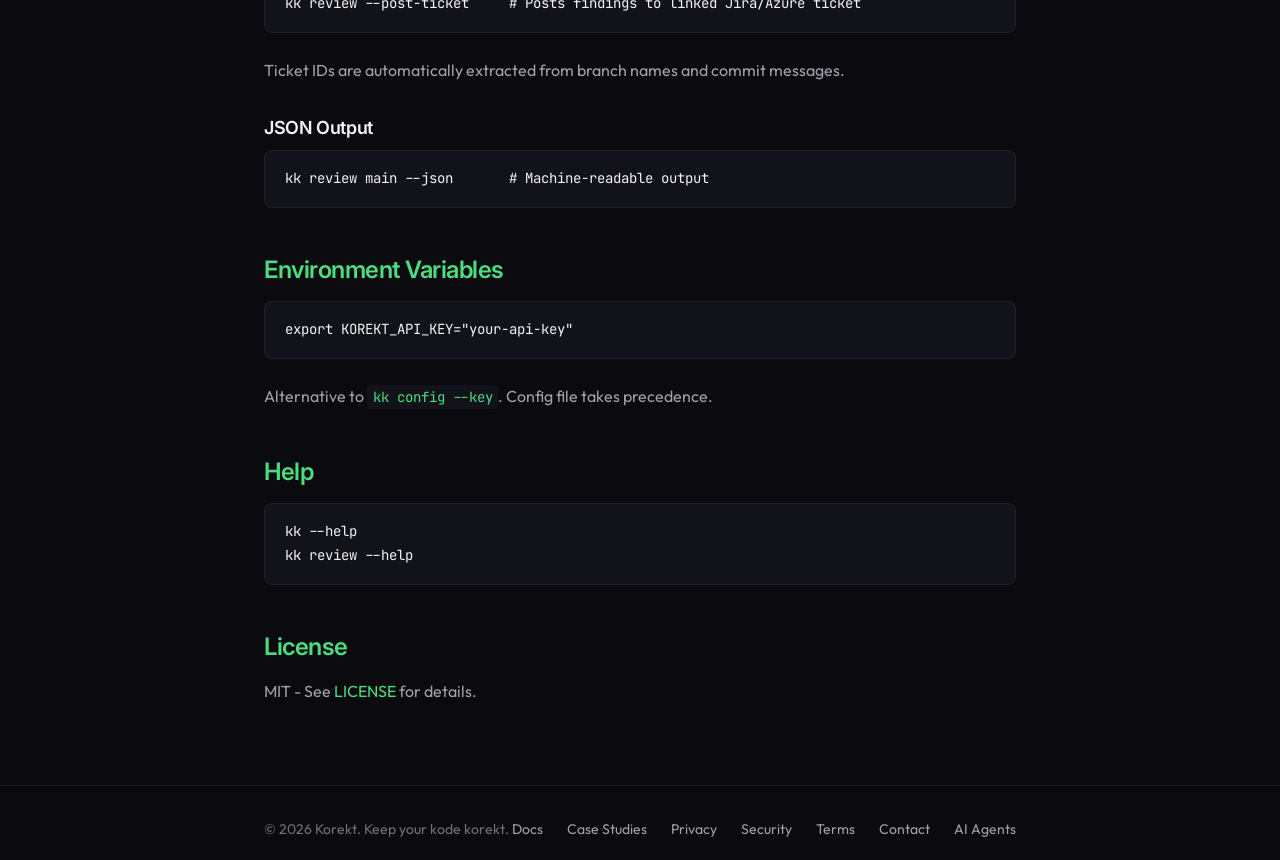
<file: docs/cli.html>
<!DOCTYPE html>
<html lang="en">
<head>
  <meta charset="UTF-8">
  <meta name="viewport" content="width=device-width, initial-scale=1.0">
  <title>AI Code Review CLI — Korekt</title>
  <meta name="description" content="AI-powered code review from your terminal. Review PRs locally or in CI/CD pipelines with ticket compliance verification.">

  <!-- Canonical & LLM -->
  <link rel="canonical" href="https://korekt.ai/docs/cli">
  <link rel="alternate" type="text/plain" href="https://korekt.ai/llms.txt" title="LLM-friendly content">

  <!-- Open Graph -->
  <meta property="og:type" content="website">
  <meta property="og:url" content="https://korekt.ai/docs/cli">
  <meta property="og:title" content="AI Code Review CLI — Korekt">
  <meta property="og:description" content="Documentation for Korekt CLI - AI-powered code review from your terminal.">
  <meta property="og:image" content="https://korekt.ai/og-image.png">
  <meta property="og:site_name" content="Korekt AI">

  <!-- Twitter Card -->
  <meta name="twitter:card" content="summary">
  <meta name="twitter:title" content="AI Code Review CLI — Korekt">
  <meta name="twitter:description" content="Documentation for Korekt CLI - AI-powered code review from your terminal.">
  <meta name="twitter:image" content="https://korekt.ai/og-image.png">

  <!-- Favicon -->
  <link rel="icon" type="image/svg+xml" href="../favicon.svg">
  <link rel="apple-touch-icon" href="../apple-touch-icon.png">

  <!-- Structured Data: HowTo -->
  <script type="application/ld+json">
  {
    "@context": "https://schema.org",
    "@type": "HowTo",
    "name": "How to install and use Korekt CLI",
    "description": "Install the Korekt CLI for AI-powered code review from your terminal.",
    "step": [
      {
        "@type": "HowToStep",
        "name": "Install the CLI",
        "text": "Run: npm install -g korekt-cli"
      },
      {
        "@type": "HowToStep",
        "name": "Configure your API key",
        "text": "Run: kk config --key YOUR_API_KEY"
      },
      {
        "@type": "HowToStep",
        "name": "Review your code",
        "text": "Run: kk review main — to review commits against main. Or use kk stg for staged changes and kk diff for unstaged changes."
      }
    ]
  }
  </script>

  <!-- Fonts -->
  <link rel="preconnect" href="https://fonts.googleapis.com">
  <link rel="preconnect" href="https://fonts.gstatic.com" crossorigin>
  <link href="https://fonts.googleapis.com/css2?family=Inter:wght@400;500;600;700&family=Outfit:wght@300;400;500;600;700&family=JetBrains+Mono:wght@400;500&display=swap" rel="stylesheet">

  <!-- Styles -->
  <link rel="stylesheet" href="../styles.css">
  <style>
    /* Page-specific: narrower content width */
    .container {
      max-width: 800px;
    }
    nav .container {
      max-width: 1200px;
    }
  </style>
</head>
<body>
  <nav>
    <div class="container">
      <a href="/" class="logo">
        <div class="logo-icon">
          <svg viewBox="-3 -1 46 42" xmlns="http://www.w3.org/2000/svg">
            <defs>
              <linearGradient id="logoGrad" x1="0%" y1="0%" x2="100%" y2="100%">
                <stop offset="0%" style="stop-color:#059669"/>
                <stop offset="100%" style="stop-color:#10b981"/>
              </linearGradient>
            </defs>
            <path d="M18 20 Q10 13 5 7 Q2 4 0 2" stroke="url(#logoGrad)" stroke-width="3" stroke-linecap="round" fill="none"/>
            <path d="M18 20 Q10 27 5 33 Q2 36 0 38" stroke="url(#logoGrad)" stroke-width="3" stroke-linecap="round" fill="none"/>
            <path d="M22 20 Q30 13 35 7 Q38 4 40 2" stroke="url(#logoGrad)" stroke-width="3" stroke-linecap="round" fill="none"/>
            <path d="M22 20 Q30 27 35 33 Q38 36 40 38" stroke="url(#logoGrad)" stroke-width="3" stroke-linecap="round" fill="none"/>
          </svg>
        </div>
        <span>korekt<span class="text-green">.ai</span></span>
      </a>
      <a href="/" class="nav-link">&larr; Back to Home</a>
    </div>
  </nav>

  <main class="content">
    <div class="container">
    <!--
      NOTE: Keep this content in sync with korekt-cli/README.md
    -->
    <div class="markdown-body">
      <h1>Korekt CLI</h1>
      <p>AI-powered code review from your terminal.</p>

      <h2>Installation</h2>
      <pre><code>npm install -g korekt-cli</code></pre>

      <h2>Setup</h2>
      <pre><code>kk config --key YOUR_API_KEY</code></pre>

      <h2>Local Workflow</h2>

      <h3>Review Your Changes</h3>
      <pre><code>kk review main              # Review commits against main
kk stg                      # Review staged changes
kk diff                     # Review unstaged changes</code></pre>

      <h3>Choose AI Model</h3>
      <pre><code>kk review -m                        # Interactive model picker
kk review -m gemini-3-flash-preview # Direct selection</code></pre>
      <p>Available models (ranked by recommendation):</p>
      <ol>
        <li><strong>gemini-3-flash-preview</strong> - Most efficient, recommended for daily use</li>
        <li><strong>gemini-3.1-pro-preview</strong> - Best quality for complex reviews</li>
        <li><strong>gemini-2.5-pro</strong> - High quality alternative</li>
        <li><strong>gemini-2.5-flash</strong> - Legacy, avoid</li>
      </ol>

      <h3>Ignore Files</h3>
      <pre><code>kk review main --ignore "*.lock" "dist/*"</code></pre>

      <h2>CI/CD Integration</h2>

      <h3>Post to Pull Request</h3>
      <pre><code>kk review --comment         # Auto-posts findings to PR</code></pre>
      <p>Works with GitHub Actions, Azure Pipelines, and Bitbucket Pipelines.</p>

      <h3>Post to Ticket</h3>
      <pre><code>kk review --post-ticket     # Posts findings to linked Jira/Azure ticket</code></pre>
      <p>Ticket IDs are automatically extracted from branch names and commit messages.</p>

      <h3>JSON Output</h3>
      <pre><code>kk review main --json       # Machine-readable output</code></pre>

      <h2>Environment Variables</h2>
      <pre><code>export KOREKT_API_KEY="your-api-key"</code></pre>
      <p>Alternative to <code>kk config --key</code>. Config file takes precedence.</p>

      <h2>Help</h2>
      <pre><code>kk --help
kk review --help</code></pre>

      <h2>License</h2>
      <p>MIT - See <a href="https://github.com/korekt-ai/korekt-cli/blob/master/LICENSE" target="_blank" rel="noopener">LICENSE</a> for details.</p>
    </div>
    </div>
  </main>

  <footer>
    <div class="container">
      <div class="footer-text">
        &copy; 2026 Korekt. Keep your kode korekt.
      </div>
      <div class="footer-links">
        <a href="/docs">Docs</a>
        <a href="/case-studies">Case Studies</a>
        <a href="/privacy">Privacy</a>
        <a href="/security">Security</a>
        <a href="/terms">Terms</a>
        <a href="mailto:hello@korekt.ai">Contact</a>
        <a href="../llms.txt">AI Agents</a>
      </div>
    </div>
  </footer>
</body>
</html>
</file>
<file: styles.css>
/* ============================================
   SHARED STYLES - korekt.ai
   Common styles used across all pages
   ============================================ */

:root {
  /* Colors */
  --bg-deep: #050508;
  --bg-base: #0a0a0f;
  --bg-surface: #12121a;
  --bg-elevated: #1a1a24;
  --bg-hover: #22222e;

  --green-500: #22c55e;
  --green-400: #4ade80;
  --green-600: #16a34a;
  --green-glow: rgba(34, 197, 94, 0.15);

  --blue-500: #3b82f6;
  --blue-400: #60a5fa;

  --amber-500: #f59e0b;
  --amber-400: #fbbf24;

  --yellow-500: #eab308;
  --orange-500: #f97316;

  --red-500: #ef4444;
  --red-400: #f87171;

  --text-primary: #f4f4f5;
  --text-secondary: #a1a1aa;
  --text-muted: #71717a;
  --text-dim: #52525b;

  --border: rgba(255, 255, 255, 0.06);
  --border-hover: rgba(255, 255, 255, 0.1);

  /* Typography */
  --font-display: 'Inter', sans-serif;
  --font-body: 'Outfit', sans-serif;
  --font-mono: 'JetBrains Mono', monospace;

  /* Spacing */
  --section-padding: clamp(4rem, 10vw, 8rem);
  --container-max: 1200px;

  /* Transitions */
  --ease-out-expo: cubic-bezier(0.16, 1, 0.3, 1);
}

/* ============================================
   RESET & BASE
   ============================================ */
*, *::before, *::after {
  box-sizing: border-box;
  margin: 0;
  padding: 0;
}

html {
  scroll-behavior: smooth;
  -webkit-font-smoothing: antialiased;
  -moz-osx-font-smoothing: grayscale;
}

body {
  font-family: var(--font-body);
  background: var(--bg-base);
  color: var(--text-primary);
  line-height: 1.7;
  min-height: 100vh;
}

/* Background texture */
body::before {
  content: '';
  position: fixed;
  inset: 0;
  background:
    radial-gradient(ellipse 80% 50% at 50% -20%, rgba(34, 197, 94, 0.08), transparent),
    radial-gradient(ellipse 60% 40% at 80% 60%, rgba(59, 130, 246, 0.05), transparent);
  pointer-events: none;
  z-index: -1;
}

a {
  color: var(--green-400);
  text-decoration: none;
}

a:hover {
  text-decoration: underline;
}

img {
  max-width: 100%;
  display: block;
}

/* ============================================
   LAYOUT
   ============================================ */
.container {
  max-width: var(--container-max);
  margin: 0 auto;
  padding: 0 1.5rem;
}

section {
  padding: var(--section-padding) 0;
}

/* ============================================
   TYPOGRAPHY
   ============================================ */
h1, h2, h3, h4 {
  font-family: var(--font-display);
  font-weight: 600;
  letter-spacing: -0.02em;
  line-height: 1.2;
}

h1 {
  font-size: clamp(2.5rem, 6vw, 4rem);
}

h2 {
  font-size: clamp(1.75rem, 4vw, 2.5rem);
  margin-bottom: 1rem;
}

h3 {
  font-size: 1.25rem;
}

.text-gradient {
  background: linear-gradient(135deg, var(--green-400), var(--blue-400));
  -webkit-background-clip: text;
  -webkit-text-fill-color: transparent;
  background-clip: text;
}

.text-muted {
  color: var(--text-secondary);
}

.text-green {
  color: #10b981;
}

/* ============================================
   NAVIGATION
   ============================================ */
nav {
  position: fixed;
  top: 0;
  left: 0;
  right: 0;
  z-index: 100;
  padding: 1rem 0;
  background: rgba(10, 10, 15, 0.8);
  backdrop-filter: blur(12px);
  border-bottom: 1px solid var(--border);
}

nav .container {
  display: flex;
  justify-content: space-between;
  align-items: center;
}

.logo {
  font-family: 'Inter', sans-serif;
  font-size: 1.25rem;
  font-weight: 700;
  display: flex;
  align-items: center;
  gap: 0.5rem;
  color: var(--text-primary);
}

.logo:hover {
  text-decoration: none;
}

.logo-icon {
  width: 32px;
  height: 32px;
  display: flex;
  align-items: center;
  justify-content: center;
}

.logo-icon svg {
  width: 100%;
  height: 100%;
}

.nav-link {
  color: var(--text-secondary);
  font-size: 0.875rem;
  transition: color 0.2s;
}

.nav-link:hover {
  color: var(--text-primary);
  text-decoration: none;
}

.nav-cta {
  padding: 0.625rem 1.25rem;
  background: var(--green-500);
  color: var(--bg-deep);
  border-radius: 8px;
  font-weight: 600;
  font-size: 0.875rem;
  transition: all 0.2s var(--ease-out-expo);
}

.nav-cta:hover {
  background: var(--green-400);
  transform: translateY(-1px);
  box-shadow: 0 4px 20px var(--green-glow);
  text-decoration: none;
}

/* ============================================
   BUTTONS
   ============================================ */
.btn {
  display: inline-flex;
  align-items: center;
  gap: 0.5rem;
  padding: 0.875rem 1.5rem;
  border-radius: 10px;
  font-weight: 600;
  font-size: 0.9375rem;
  transition: all 0.25s var(--ease-out-expo);
  cursor: pointer;
  border: none;
}

.btn-primary {
  background: var(--green-500);
  color: var(--bg-deep);
}

.btn-primary:hover {
  background: var(--green-400);
  transform: translateY(-2px);
  box-shadow: 0 8px 30px var(--green-glow);
  text-decoration: none;
}

.btn-secondary {
  background: var(--bg-surface);
  color: var(--text-primary);
  border: 1px solid var(--border);
}

.btn-secondary:hover {
  background: var(--bg-elevated);
  border-color: var(--border-hover);
  text-decoration: none;
}

/* ============================================
   FOOTER
   ============================================ */
footer {
  padding: 2rem 0;
  border-top: 1px solid var(--border);
}

footer .container {
  display: flex;
  justify-content: space-between;
  align-items: center;
}

.footer-text {
  color: var(--text-muted);
  font-size: 0.875rem;
}

.footer-links {
  display: flex;
  gap: 1.5rem;
}

.footer-links a {
  color: var(--text-secondary);
  font-size: 0.875rem;
  transition: color 0.2s;
}

.footer-links a:hover {
  color: var(--text-primary);
  text-decoration: none;
}

/* ============================================
   CONTENT PAGES (docs, privacy, terms)
   ============================================ */
.content {
  padding: 8rem 0 4rem;
}

.page-header {
  margin-bottom: 3rem;
  padding-bottom: 2rem;
  border-bottom: 1px solid var(--border);
}

.page-header h1 {
  font-size: 2.5rem;
  margin-bottom: 0.5rem;
}

.last-updated {
  color: var(--text-muted);
  font-size: 0.875rem;
}

/* Policy sections (privacy, terms) */
.policy-section {
  margin-bottom: 2.5rem;
}

.policy-section h2 {
  font-size: 1.25rem;
  margin-bottom: 1rem;
  color: var(--text-primary);
}

.policy-section p {
  color: var(--text-secondary);
  margin-bottom: 1rem;
}

.policy-section ul {
  color: var(--text-secondary);
  margin-left: 1.5rem;
  margin-bottom: 1rem;
}

.policy-section li {
  margin-bottom: 0.5rem;
}

.policy-section strong {
  color: var(--text-primary);
}

/* Markdown body (docs) */
.markdown-body h1 {
  font-family: var(--font-display);
  font-size: 2.5rem;
  font-weight: 700;
  margin-bottom: 1rem;
  padding-bottom: 1rem;
  border-bottom: 1px solid var(--border);
}

.markdown-body h2 {
  font-family: var(--font-display);
  font-size: 1.5rem;
  font-weight: 600;
  margin-top: 3rem;
  margin-bottom: 1rem;
  color: var(--green-400);
}

.markdown-body h3 {
  font-family: var(--font-display);
  font-size: 1.125rem;
  font-weight: 600;
  margin-top: 2rem;
  margin-bottom: 0.75rem;
}

.markdown-body p {
  color: var(--text-secondary);
  margin-bottom: 1rem;
}

.markdown-body ul, .markdown-body ol {
  color: var(--text-secondary);
  margin-bottom: 1rem;
  padding-left: 1.5rem;
}

.markdown-body li {
  margin-bottom: 0.5rem;
}

.markdown-body strong {
  color: var(--text-primary);
  font-weight: 600;
}

.markdown-body code {
  font-family: var(--font-mono);
  font-size: 0.875em;
  background: var(--bg-surface);
  padding: 0.2em 0.4em;
  border-radius: 4px;
  color: var(--green-400);
}

.markdown-body pre {
  background: var(--bg-surface);
  border: 1px solid var(--border);
  border-radius: 8px;
  padding: 1rem 1.25rem;
  overflow-x: auto;
  margin-bottom: 1.5rem;
}

.markdown-body pre code {
  background: none;
  padding: 0;
  font-size: 0.875rem;
  color: var(--text-primary);
  line-height: 1.6;
}

/* ============================================
   RESPONSIVE
   ============================================ */
@media (max-width: 768px) {
  .page-header h1,
  .markdown-body h1 {
    font-size: 1.75rem;
  }

  .markdown-body h2 {
    font-size: 1.25rem;
  }

  .markdown-body pre {
    padding: 0.75rem 1rem;
    font-size: 0.8rem;
  }

  footer .container {
    flex-direction: column;
    gap: 1rem;
    text-align: center;
  }
}
</file>
